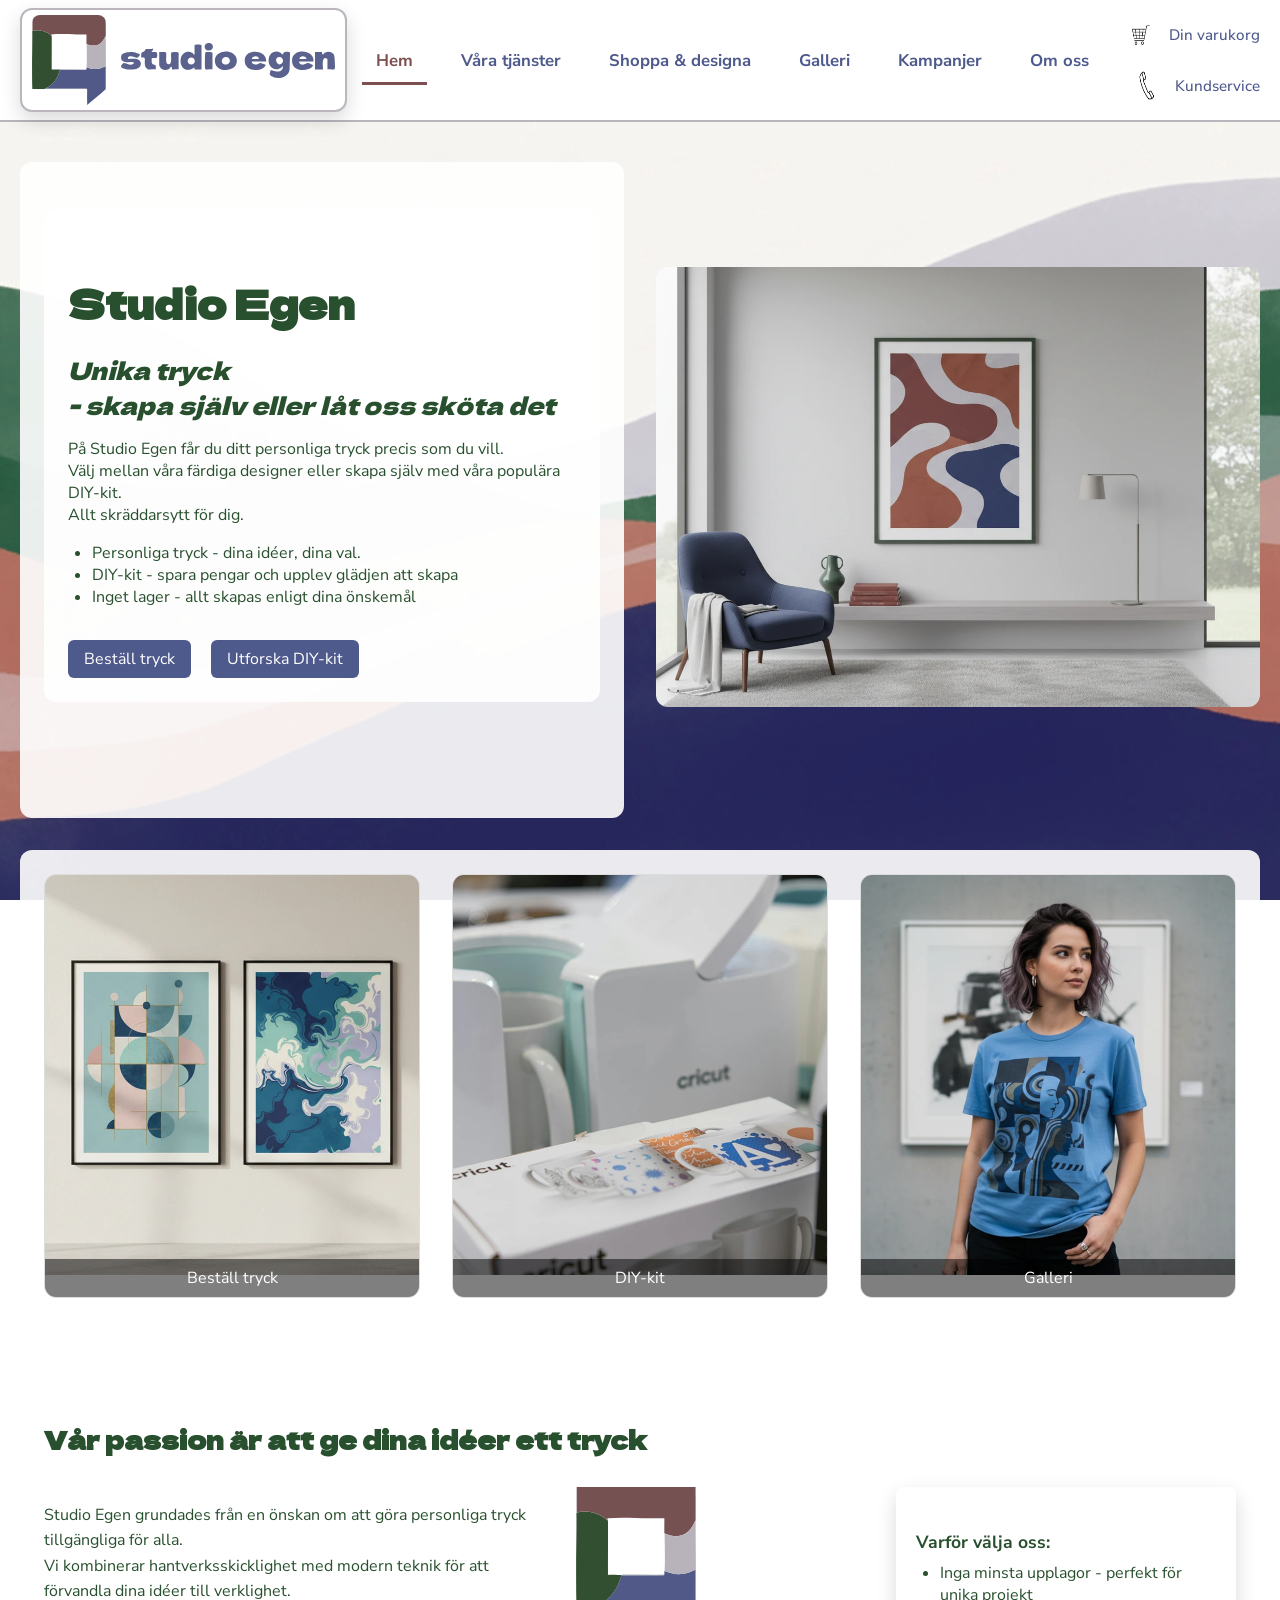
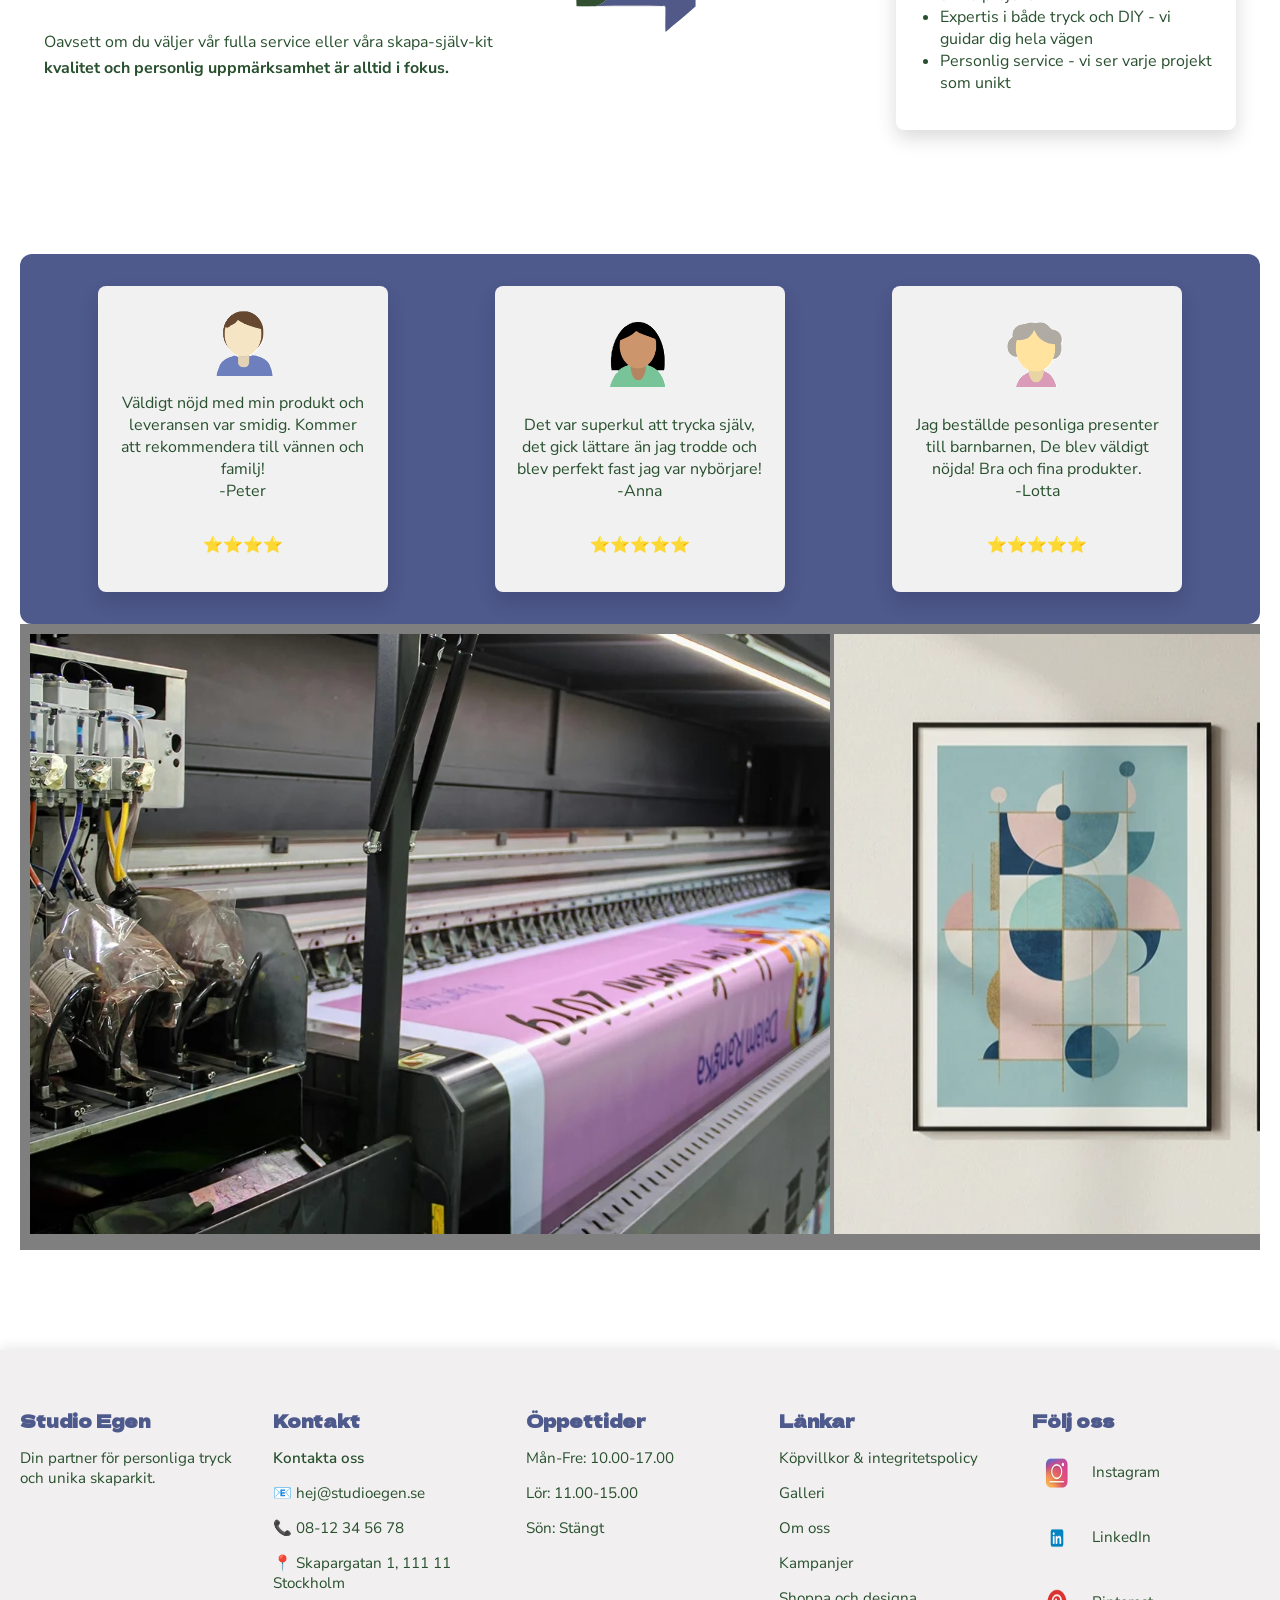
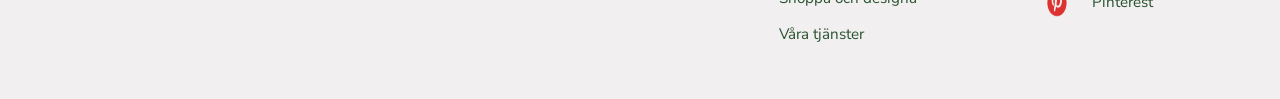
<file: index.html>
<!DOCTYPE html>
<html lang="sv">

<head>
    <meta charset="UTF-8">
    <meta name="viewport" content="width=device-width, initial-scale=1.0">
    <title>Studio-Egen-Galleri</title>

    <!-- Google Fonts -->
    <!-- Används efter önskemål från beställare -->
    <link
        href="https://fonts.googleapis.com/css2?family=Dela+Gothic+One&family=Nunito+Sans:wght@300;400;600&display=swap"
        rel="stylesheet">

    <!-- CSS -->
    <link rel="stylesheet" href="style.css">
</head>

<body class="page-index">

    <!-- HEADER -->
    <header>
        <!-- Vid klick på loggor, hamnar användaren på startisdan -->
        <div class="header-left">
            <a href="index.html"><img src="images/logo-header-icon.svg" alt="Studio Egen logga 1" class="logo-main"></a>
            <a href="index.html"><img src="images/logo-header-text.svg" alt="Studio Egen logga 2"
                    class="logo-secondary"></a>
        </div>

        <!-- Huvudnavigation -->
        <nav class="main-nav">
            <ul>
                <!-- Länkar användare till bestämda sidor -->
                <li><a href="index.html" class="active">Hem</a></li>
                <li><a href="services-and-how-it-works.html">Våra tjänster</a></li>
                <li><a href="products.html">Shoppa & designa</a></li>
                <li><a href="gallery.html">Galleri</a></li>
                <li><a href="campaign.html">Kampanjer</a></li>
                <li><a href="about-us.html">Om oss</a></li>
            </ul>
        </nav>

        <!--- Användarnavigation (kundservice & varukorg) -->
        <nav class="user-nav">
            <ul>
                <!-- Vid klick på respektive länk ska användaren tas till rätt sida -->
                <li>
                    <a href="check-out.html">
                        <img src="images/cart.png" alt="Varukorg" class="nav-icon">
                        Din varukorg
                    </a>
                </li>
                <li>
                    <a href="customerservice.html">
                        <img src="images/phone.png" alt="Kundservice" class="nav-icon">
                        Kundservice
                    </a>
                </li>
            </ul>
        </nav>

    </header>
    <!-- SLUT HEADER -->

    <!-- MAIN -->
    <main>
        <article class="index-page">

            <!-- INTRODUKTION -->
            <div class="container-intro-img">
                <div class="item-intro">
                    <section>
                        <h1>Studio Egen</h1>
                        <h2><em>Unika tryck <br>- skapa själv eller låt oss sköta det</em></h2>
                        <p>På Studio Egen får du ditt personliga tryck precis som du vill. <br>
                            Välj mellan våra färdiga designer eller skapa själv med våra populära DIY-kit.<br>
                            Allt skräddarsytt för dig.</p>

                        <ul class="list-index">
                            <li>Personliga tryck - dina idéer, dina val.</li>
                            <li>DIY-kit - spara pengar och upplev glädjen att skapa</li>
                            <li>Inget lager - allt skapas enligt dina önskemål</li>
                        </ul>

                        <a class="product-link" href="products.html">Beställ tryck</a>
                        <a class="product-link" href="diy-product.html">Utforska DIY-kit</a>
                    </section>
                </div>

                <div class="item-img">
                    <img class="chair-and-poster" src="images/chair-and-poster.webp" alt="Stol och poster med tryck">
                </div>
            </div>

            <!-- NY! TRE KLICKBARA KORT -->
            <section class="cta-cards">
                <a href="products.html" class="cta-card">
                    <img src="images/posters-two.webp" alt="Beställ tryck">
                    <span class="card-text">Beställ tryck</span>
                </a>

                <a href="diy-product.html" class="cta-card">
                    <img src="images/tools.webp" alt="Gör det själv DIY">
                    <span class="card-text">DIY-kit</span>
                </a>

                <a href="gallery.html" class="cta-card">
                    <img src="images/female-blue.webp" alt="Galleri">
                    <span class="card-text">Galleri</span>
                </a>
            </section>

            <!-- ABOUT US -->
            <section class="about-us-index">
                <h3>Vår passion är att ge dina idéer ett tryck</h3>

                <div class="container-bottom-index">
                    <!-- Vänster: Om oss -->
                    <div class="about-index">
                        <p>Studio Egen grundades från en önskan om att göra personliga tryck tillgängliga för alla.<br>
                            Vi kombinerar hantverksskicklighet med modern teknik för att förvandla dina idéer till
                            verklighet.<br><br>
                            Oavsett om du väljer vår fulla service eller våra skapa-själv-kit
                            <strong>kvalitet och personlig uppmärksamhet är alltid i fokus.</strong>
                        </p>
                    </div>

                    <!-- Mitten: Logga -->
                    <div class="why-us-image">
                        <!-- Ändrade strl på logga här (vet att man ska undvika det). Fungerade inte på annat sätt -->
                        <img src="images/logo-header-icon.svg" alt="Studio Egen logga" class="why-us-img" width="120"
                            height="auto">
                    </div>

                    <!-- Höger: Varför välja oss -->
                    <div class="why-us-index">
                        <h4>Varför välja oss:</h4>
                        <ul class="list-aboutus">
                            <li>Inga minsta upplagor - perfekt för unika projekt</li>
                            <li>Expertis i både tryck och DIY - vi guidar dig hela vägen</li>
                            <li>Personlig service - vi ser varje projekt som unikt</li>
                        </ul>
                    </div>
                </div>
            </section>

            <aside class="aside-reviews">
                <div class="review-item">
                    <img class="review-img" src="images/review1-seethrough.png" alt="avatar-användare" width="70"
                        height="70">
                    <p>Väldigt nöjd med min produkt och leveransen var smidig.
                        Kommer att rekommendera till vännen och familj!<br>
                        -Peter </p>
                    <p class="stars">⭐⭐⭐⭐</p>
                </div>

                <div class="review-item">
                    <img class="review-img" src="images/review2-seethrough.png" alt="avatar-användare" widht="70"
                        height="70">
                    <p>Det var superkul att trycka själv,
                        det gick lättare än jag trodde och blev perfekt fast jag var nybörjare!<br>
                        -Anna </p>
                    <p class="stars">⭐⭐⭐⭐⭐</p>
                </div>

                <div class="review-item">
                    <img class="review-img" src="images/review3-seethrough.png" alt="avatar-användare" width="70"
                        height="70">
                    <p> Jag beställde pesonliga presenter till barnbarnen,
                        De blev väldigt nöjda!
                        Bra och fina produkter. <br>
                        -Lotta </p>
                    <p class="stars">⭐⭐⭐⭐⭐</p>
                </div>

            </aside>
            <div class="img-scroll-container">
                <img src="images/home-scroll-printer1.webp" alt="tryckmaskin i fabrik">
                <img src="images/home-scroll-poster.webp" alt="2 grafiska posters">
                <img src="images/home-scroll-family.webp" alt="familj med t-shirts">
                <img src="images/home-scroll-printer2.webp" alt="tryckmaskin">
                <img src="images/home-scroll-mug.webp" alt="mugg med transfertryck">
            </div>

        </article>
    </main>
    <!-- SLUT MAIN -->

    <!-- FOOTER -->
    <footer>
        <div class="footer-grid">
            <div>
                <h3>Studio Egen</h3>
                <p>Din partner för personliga tryck och unika skaparkit.</p>
            </div>

            <div>
                <h3>Kontakt</h3>
                <p class="contact-title">Kontakta oss</p>
                <p>📧 hej@studioegen.se</p>
                <p>📞 08-12 34 56 78</p>
                <p>📍 Skapargatan 1, 111 11 Stockholm</p>
            </div>

            <div>
                <h3>Öppettider</h3>
                <p>Mån-Fre: 10.00-17.00</p>
                <p>Lör: 11.00-15.00</p>
                <p>Sön: Stängt</p>
            </div>

            <div>
                <h3>Länkar</h3>
                <!-- Köpvillkor har ingen faktiskt sida, enbart till för det visuella -->
                <p><a href="#">Köpvillkor & integritetspolicy</a></p>
                <p><a href="gallery.html">Galleri</a></p>
                <p><a href="about-us.html">Om oss</a></p>
                <p><a href="campaign.html">Kampanjer</a></p>
                <p><a href="products.html">Shoppa och designa</a></p>
                <p><a href="services-and-how-it-works.html">Våra tjänster</a></p>
            </div>

            <div class="footer-social">
                <h3>Följ oss</h3>
                <p><img src="images/instagram.png" alt="Instagram" class="social-icon"> Instagram</p>
                <p><img src="images/linkedin.png" alt="LinkedIn" class="social-icon"> LinkedIn</p>
                <p><img src="images/pinterest.png" alt="Pinterest" class="social-icon"> Pinterest</p>
            </div>
        </div>
    </footer>

</body>

</html>
</file>
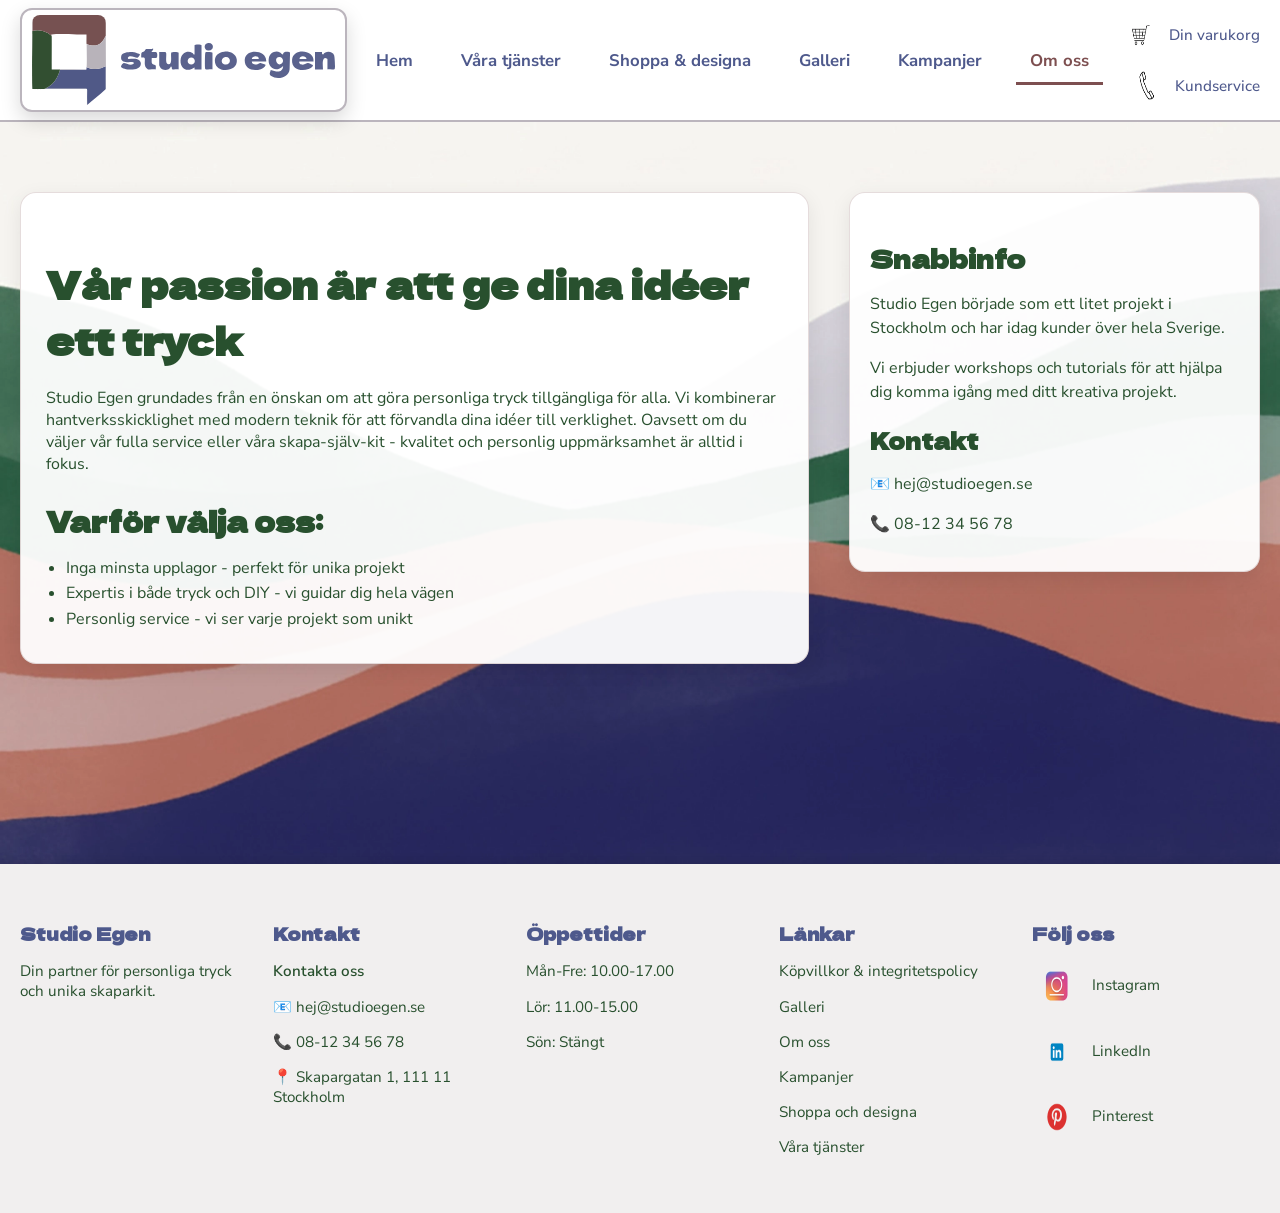
<file: about-us.html>
<!DOCTYPE html>
<html lang="sv">

<head>
    <meta charset="UTF-8">
    <meta name="viewport" content="width=device-width, initial-scale=1.0">
    <title>Studio-Egen-Galleri</title>

    <!-- Google Fonts -->
    <!-- Används efter önskemål från beställare -->
    <link
        href="https://fonts.googleapis.com/css2?family=Dela+Gothic+One&family=Nunito+Sans:wght@300;400;600&display=swap"
        rel="stylesheet">

    <!-- CSS -->
    <link rel="stylesheet" href="style.css">
</head>

<body class="page-index">

    <!-- HEADER -->
    <header>
        <!-- Vid klick på loggor, hamnar användaren på startisdan -->
        <div class="header-left">
            <a href="index.html"><img src="images/logo-header-icon.svg" alt="Studio Egen logga 1" class="logo-main"></a>
            <a href="index.html"><img src="images/logo-header-text.svg" alt="Studio Egen logga 2"
                    class="logo-secondary"></a>
        </div>

        <!-- Huvudnavigation -->
        <nav class="main-nav">
            <ul>
                <!-- Länkar användare till bestämda sidor -->
                <li><a href="index.html">Hem</a></li>
                <li><a href="services-and-how-it-works.html">Våra tjänster</a></li>
                <li><a href="products.html">Shoppa & designa</a></li>
                <li><a href="gallery.html">Galleri</a></li>
                <li><a href="campaign.html">Kampanjer</a></li>
                <li><a href="about-us.html" class="active">Om oss</a></li>
            </ul>
        </nav>

        <!--- Användarnavigation (kundservice & varukorg) -->
        <nav class="user-nav">
            <ul>
                <!-- Vid klick på respektive länk ska användaren tas till rätt sida -->
                <li>
                    <a href="check-out.html">
                        <img src="images/cart.png" alt="Varukorg" class="nav-icon">
                        Din varukorg
                    </a>
                </li>
                <li>
                    <a href="customerservice.html">
                        <img src="images/phone.png" alt="Kundservice" class="nav-icon">
                        Kundservice
                    </a>
                </li>
            </ul>
        </nav>

    </header>
    <!-- SLUT HEADER -->

    <!-- MAIN -->
    <main class="about-page">

        <!-- Container som innehåller både huvudsektion och aside -->
        <div class="about-container">

            <!-- Huvudsektion: Om oss-text -->
            <section class="about-us">
                <h1>Vår passion är att ge dina idéer ett tryck</h1>
                <p>Studio Egen grundades från en önskan om att göra personliga tryck tillgängliga för alla. Vi
                    kombinerar
                    hantverksskicklighet med modern teknik för att förvandla dina idéer till verklighet. Oavsett om du
                    väljer vår fulla service eller våra skapa-själv-kit - kvalitet och personlig uppmärksamhet är alltid
                    i
                    fokus.</p>

                <h2>Varför välja oss:</h2>
                <ul>
                    <li>Inga minsta upplagor - perfekt för unika projekt</li>
                    <li>Expertis i både tryck och DIY - vi guidar dig hela vägen</li>
                    <li>Personlig service - vi ser varje projekt som unikt</li>
                </ul>
            </section>

            <!-- Aside: Kompletterande info / snabbinfo -->
            <aside class="about-aside">
                <h2>Snabbinfo</h2>
                <p>Studio Egen började som ett litet projekt i Stockholm och har idag kunder över hela Sverige.</p>
                <p>Vi erbjuder workshops och tutorials för att hjälpa dig komma igång med ditt kreativa projekt.</p>

                <h3>Kontakt</h3>
                <p>📧 hej@studioegen.se</p>
                <p>📞 08-12 34 56 78</p>
            </aside>

        </div>

    </main>
    <!-- SLUT MAIN-->

    <!-- FOOTER -->
    <footer>
        <div class="footer-grid">
            <div>
                <h3>Studio Egen</h3>
                <p>Din partner för personliga tryck och unika skaparkit.</p>
            </div>

            <div>
                <h3>Kontakt</h3>
                <p class="contact-title">Kontakta oss</p>
                <p>📧 hej@studioegen.se</p>
                <p>📞 08-12 34 56 78</p>
                <p>📍 Skapargatan 1, 111 11 Stockholm</p>
            </div>

            <div>
                <h3>Öppettider</h3>
                <p>Mån-Fre: 10.00-17.00</p>
                <p>Lör: 11.00-15.00</p>
                <p>Sön: Stängt</p>
            </div>

            <div>
                <h3>Länkar</h3>
                <p><a href="#">Köpvillkor & integritetspolicy</a></p>
                <p><a href="gallery.html">Galleri</a></p>
                <p><a href="about-us.html">Om oss</a></p>
                <p><a href="campaign.html">Kampanjer</a></p>
                <p><a href="products.html">Shoppa och designa</a></p>
                <p><a href="services-and-how-it-works.html">Våra tjänster</a></p>
            </div>

            <div class="footer-social">
                <h3>Följ oss</h3>
                <p><img src="images/instagram.png" alt="Instagram" class="social-icon"> Instagram</p>
                <p><img src="images/linkedin.png" alt="LinkedIn" class="social-icon"> LinkedIn</p>
                <p><img src="images/pinterest.png" alt="Pinterest" class="social-icon"> Pinterest</p>
            </div>
        </div>
    </footer>

</body>

</html>
</file>
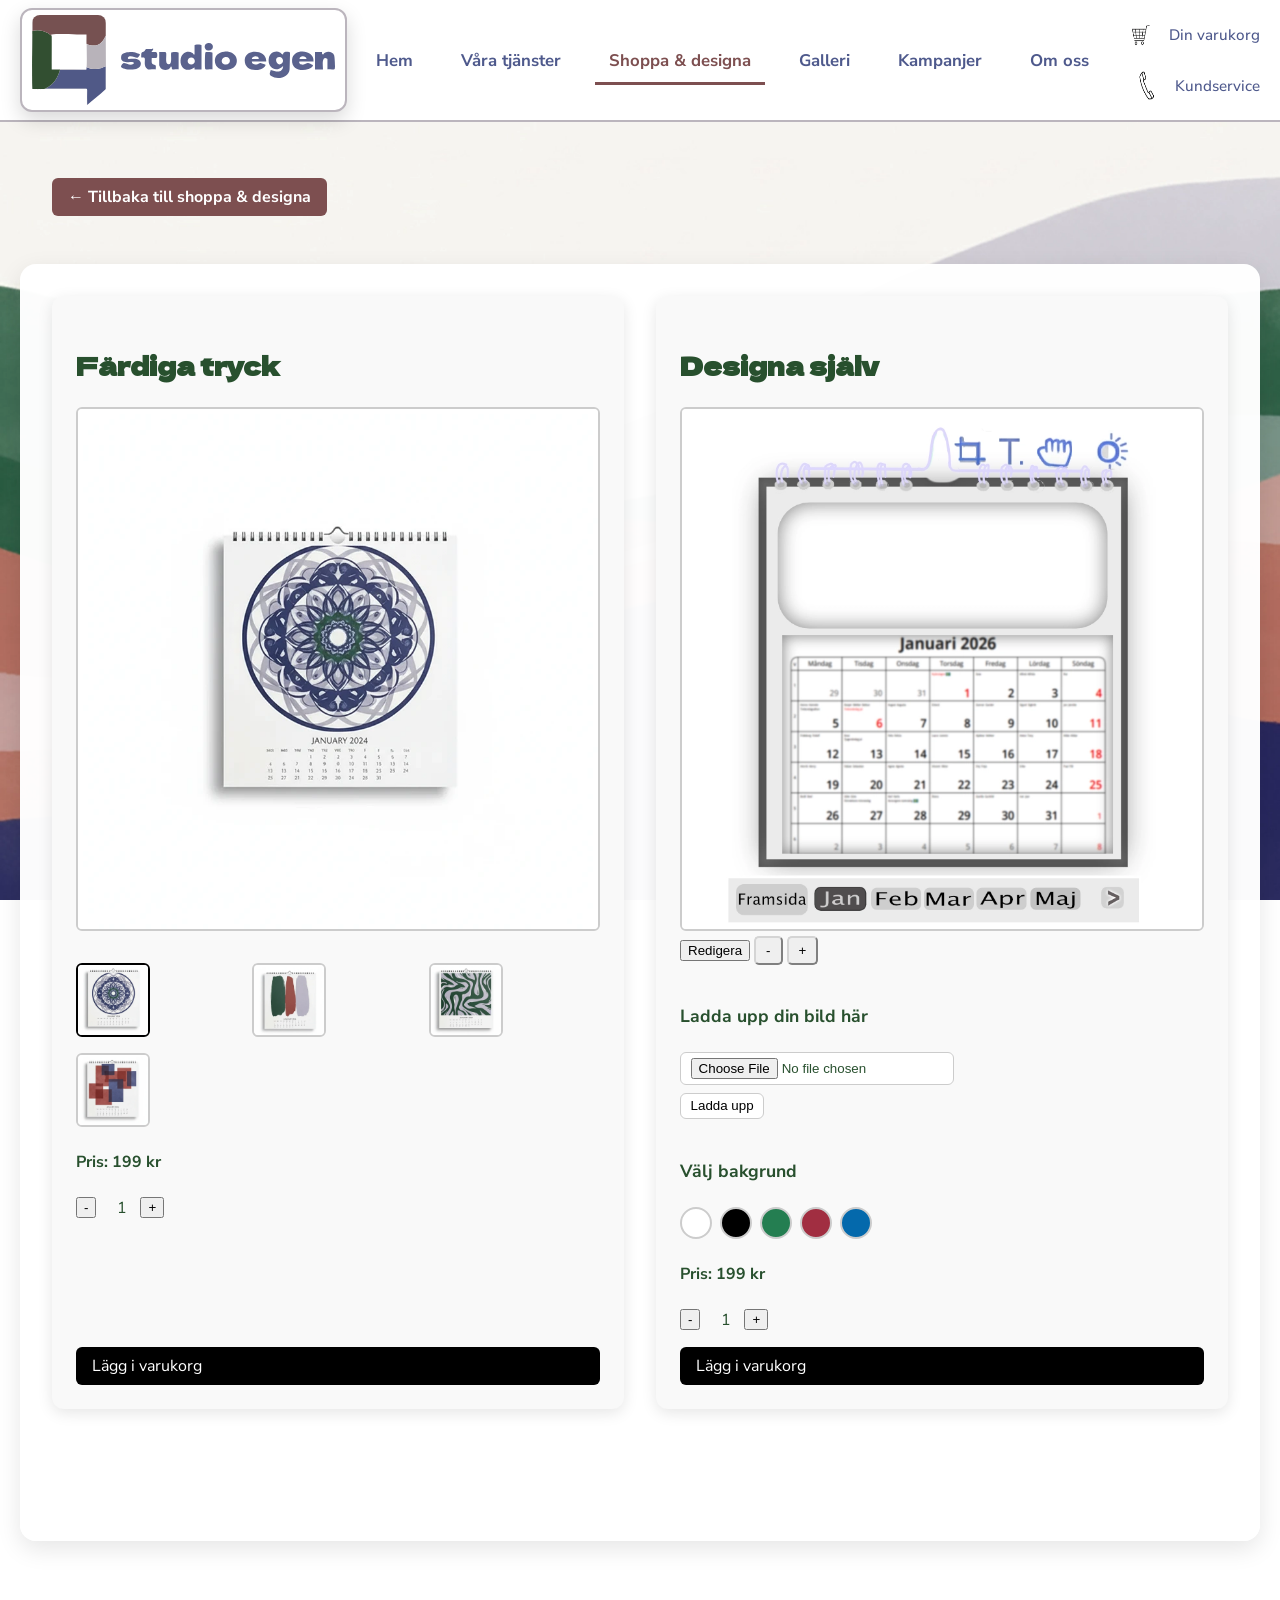
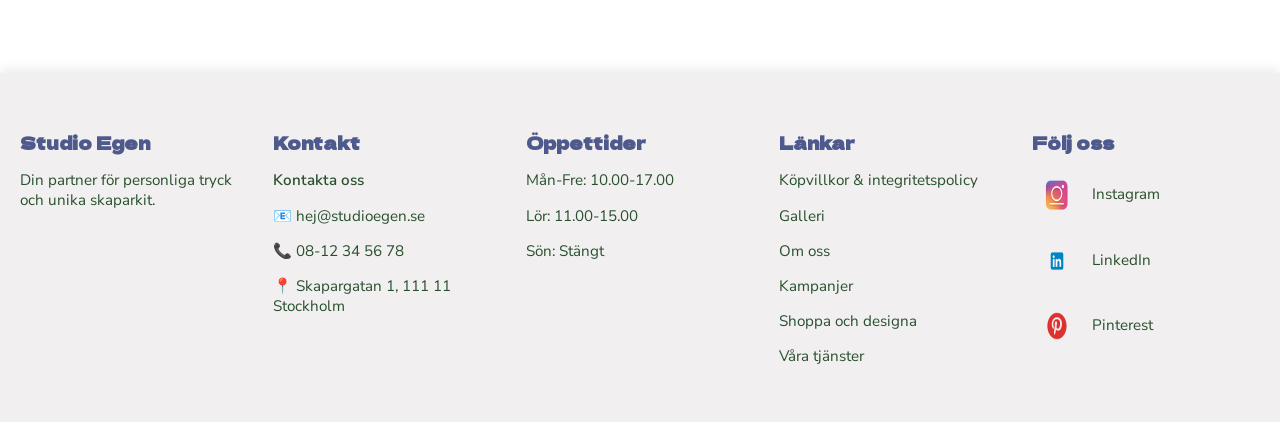
<file: calendar-product.html>
<!DOCTYPE html>
<html lang="sv">

<head>
    <meta charset="UTF-8">
    <meta name="viewport" content="width=device-width, initial-scale=1.0">
    <title>Studio-Egen-Galleri</title>

    <!-- Google Fonts -->
    <!-- Används efter önskemål från beställare -->
    <link
        href="https://fonts.googleapis.com/css2?family=Dela+Gothic+One&family=Nunito+Sans:wght@300;400;600&display=swap"
        rel="stylesheet">

    <!-- CSS -->
    <link rel="stylesheet" href="style.css">
</head>

<body class="page-index">

    <!-- HEADER -->
    <header>
        <!-- Vid klick på loggor, hamnar användaren på startisdan -->
        <div class="header-left">
            <a href="index.html"><img src="images/logo-header-icon.svg" alt="Studio Egen logga 1" class="logo-main"></a>
            <a href="index.html"><img src="images/logo-header-text.svg" alt="Studio Egen logga 2"
                    class="logo-secondary"></a>
        </div>

        <!-- Huvudnavigation -->
        <nav class="main-nav">
            <ul>
                <!-- Länkar användare till bestämda sidor -->
                <li><a href="index.html">Hem</a></li>
                <li><a href="services-and-how-it-works.html">Våra tjänster</a></li>
                <li><a href="products.html" class="active">Shoppa & designa</a></li>
                <li><a href="gallery.html">Galleri</a></li>
                <li><a href="campaign.html">Kampanjer</a></li>
                <li><a href="about-us.html">Om oss</a></li>
            </ul>
        </nav>

        <!--- Användarnavigation (kundservice & varukorg) -->
        <nav class="user-nav">
            <ul>
                <!-- Vid klick på respektive länk ska användaren tas till rätt sida -->
                <li>
                    <a href="check-out.html">
                        <img src="images/cart.png" alt="Varukorg" class="nav-icon">
                        Din varukorg
                    </a>
                </li>
                <li>
                    <a href="customerservice.html">
                        <img src="images/phone.png" alt="Kundservice" class="nav-icon">
                        Kundservice
                    </a>
                </li>
            </ul>
        </nav>

    </header>
    <!-- SLUT HEADER -->

    <!-- MAIN -->
    <main>
        <!-- Tillbaka till shop & designa knapp -->
        <a href="products.html" class="btn-back-to-shop">← Tillbaka till shoppa & designa</a>
        <div class="content-wrapper">

            <!-- Container för vänster och höger block -->
            <div class="product-container">

                <!-- VÄNSTER BLOCK (förtryckt design) -->
                <section class="product-predefined">

                    <h3>Färdiga tryck</h3>

                    <!-- Radio inputs för thumbnails (upp till 10). Gör så att endast en preview i taget visas,
                     beroende på thumbnail klick. Se mer i CSS. -->
                    <input type="radio" name="product-thumb" id="prod1" checked hidden>
                    <input type="radio" name="product-thumb" id="prod2" hidden>
                    <input type="radio" name="product-thumb" id="prod3" hidden>
                    <input type="radio" name="product-thumb" id="prod4" hidden>

                    <!-- Previewbilderna -->
                    <div class="product-previews">
                        <img src="images-shop/shop-calendar-circle.webp" alt="Produkt 1" class="preview preview1">
                        <img src="images-shop/shop-calendar-color.webp" alt="Produkt 2" class="preview preview2">
                        <img src="images-shop/shop-calendar-green.webp" alt="Produkt 3" class="preview preview3">
                        <img src="images-shop/shop-calendar-purple.webp" alt="Produkt 4" class="preview preview4">
                    </div>

                    <!-- Thumbnails -->
                    <div class="product-thumbnails">
                        <label for="prod1"><img src="images-shop/shop-calendar-circle-th.webp" alt="Produkt 1"></label>
                        <label for="prod2"><img src="images-shop/shop-calendar-color-th.webp" alt="Produkt 2"></label>
                        <label for="prod3"><img src="images-shop/shop-calendar-green-th.webp" alt="Produkt 3"></label>
                        <label for="prod4"><img src="images-shop/shop-calendar-purple-th.webp" alt="Produkt 4"></label>
                    </div>

                    <!-- Pris -->
                    <p class="product-price">Pris: 199 kr</p>

                    <!-- Antal -->
                    <div class="product-quantity">
                        <button class="btn-size minus">-</button>
                        <span class="qty-number">1</span>
                        <button class="btn-size plus">+</button>
                    </div>

                    <a href="check-out.html" class="btn-add-to-cart">Lägg i varukorg</a>
                </section>

                <!-- HÖGER BLOCK (designa själv) -->
                <section class="product-custom">

                    <h3>Designa själv</h3>

                    <!-- Previewbild (fast) -->
                    <div class="customize-container">
                        <img src="images-shop/shop-diy-calendar.webp" alt="almanacka för egen design"
                            class="product-preview-img">
                        <button class="btn-edit">Redigera</button>
                        <button class="btn-view-size">-</button> <button class="btn-view-size">+</button>
                    </div>
                    <!-- Ladda upp bild -->
                    <h4>Ladda upp din bild här</h4>
                    <form class="upload-form">
                        <input type="file" accept="image/*">
                        <button type="button" class="cta upload-btn">Ladda upp</button>
                    </form>

                    <!-- Färgväljare -->
                    <h4>Välj bakgrund</h4>
                    <div class="color-picker">
                        <input type="radio" name="color" id="color-white" hidden>
                        <label for="color-white" class="color-white"></label>

                        <input type="radio" name="color" id="color-black" hidden>
                        <label for="color-black" class="color-black"></label>

                        <input type="radio" name="color" id="color-green" hidden>
                        <label for="color-green" class="color-green"></label>

                        <input type="radio" name="color" id="color-burgundy" hidden>
                        <label for="color-burgundy" class="color-burgundy"></label>

                        <input type="radio" name="color" id="color-blue" hidden>
                        <label for="color-blue" class="color-blue"></label>
                    </div>

                    <!-- Pris -->
                    <p class="product-price">Pris: 199 kr</p>

                    <!-- Antal -->
                    <div class="product-quantity">
                        <button class="btn-size minus">-</button>
                        <span class="qty-number">1</span>
                        <button class="btn-size plus">+</button>
                    </div>

                    <a href="check-out.html" class="btn-add-to-cart">Lägg i varukorg</a>
                </section>

            </div> <!-- .product-container -->

        </div> <!-- .content-wrapper -->
    </main>
    <!-- SLUT MAIN-->

    <!--FOOTER-->
    <footer>
        <div class="footer-grid">
            <div>
                <h3>Studio Egen</h3>
                <p>Din partner för personliga tryck och unika skaparkit.</p>
            </div>

            <div>
                <h3>Kontakt</h3>
                <p class="contact-title">Kontakta oss</p>
                <p>📧 hej@studioegen.se</p>
                <p>📞 08-12 34 56 78</p>
                <p>📍 Skapargatan 1, 111 11 Stockholm</p>
            </div>

            <div>
                <h3>Öppettider</h3>
                <p>Mån-Fre: 10.00-17.00</p>
                <p>Lör: 11.00-15.00</p>
                <p>Sön: Stängt</p>
            </div>

            <div>
                <h3>Länkar</h3>
                <p><a href="#">Köpvillkor & integritetspolicy</a></p>
                <p><a href="gallery.html">Galleri</a></p>
                <p><a href="about-us.html">Om oss</a></p>
                <p><a href="campaign.html">Kampanjer</a></p>
                <p><a href="products.html">Shoppa och designa</a></p>
                <p><a href="services-and-how-it-works.html">Våra tjänster</a></p>
            </div>

            <div class="footer-social">
                <h3>Följ oss</h3>
                <p><img src="images/instagram.png" alt="Instagram" class="social-icon"> Instagram</p>
                <p><img src="images/linkedin.png" alt="LinkedIn" class="social-icon"> LinkedIn</p>
                <p><img src="images/pinterest.png" alt="Pinterest" class="social-icon"> Pinterest</p>
            </div>
        </div>
    </footer>

</body>

</html>
</file>
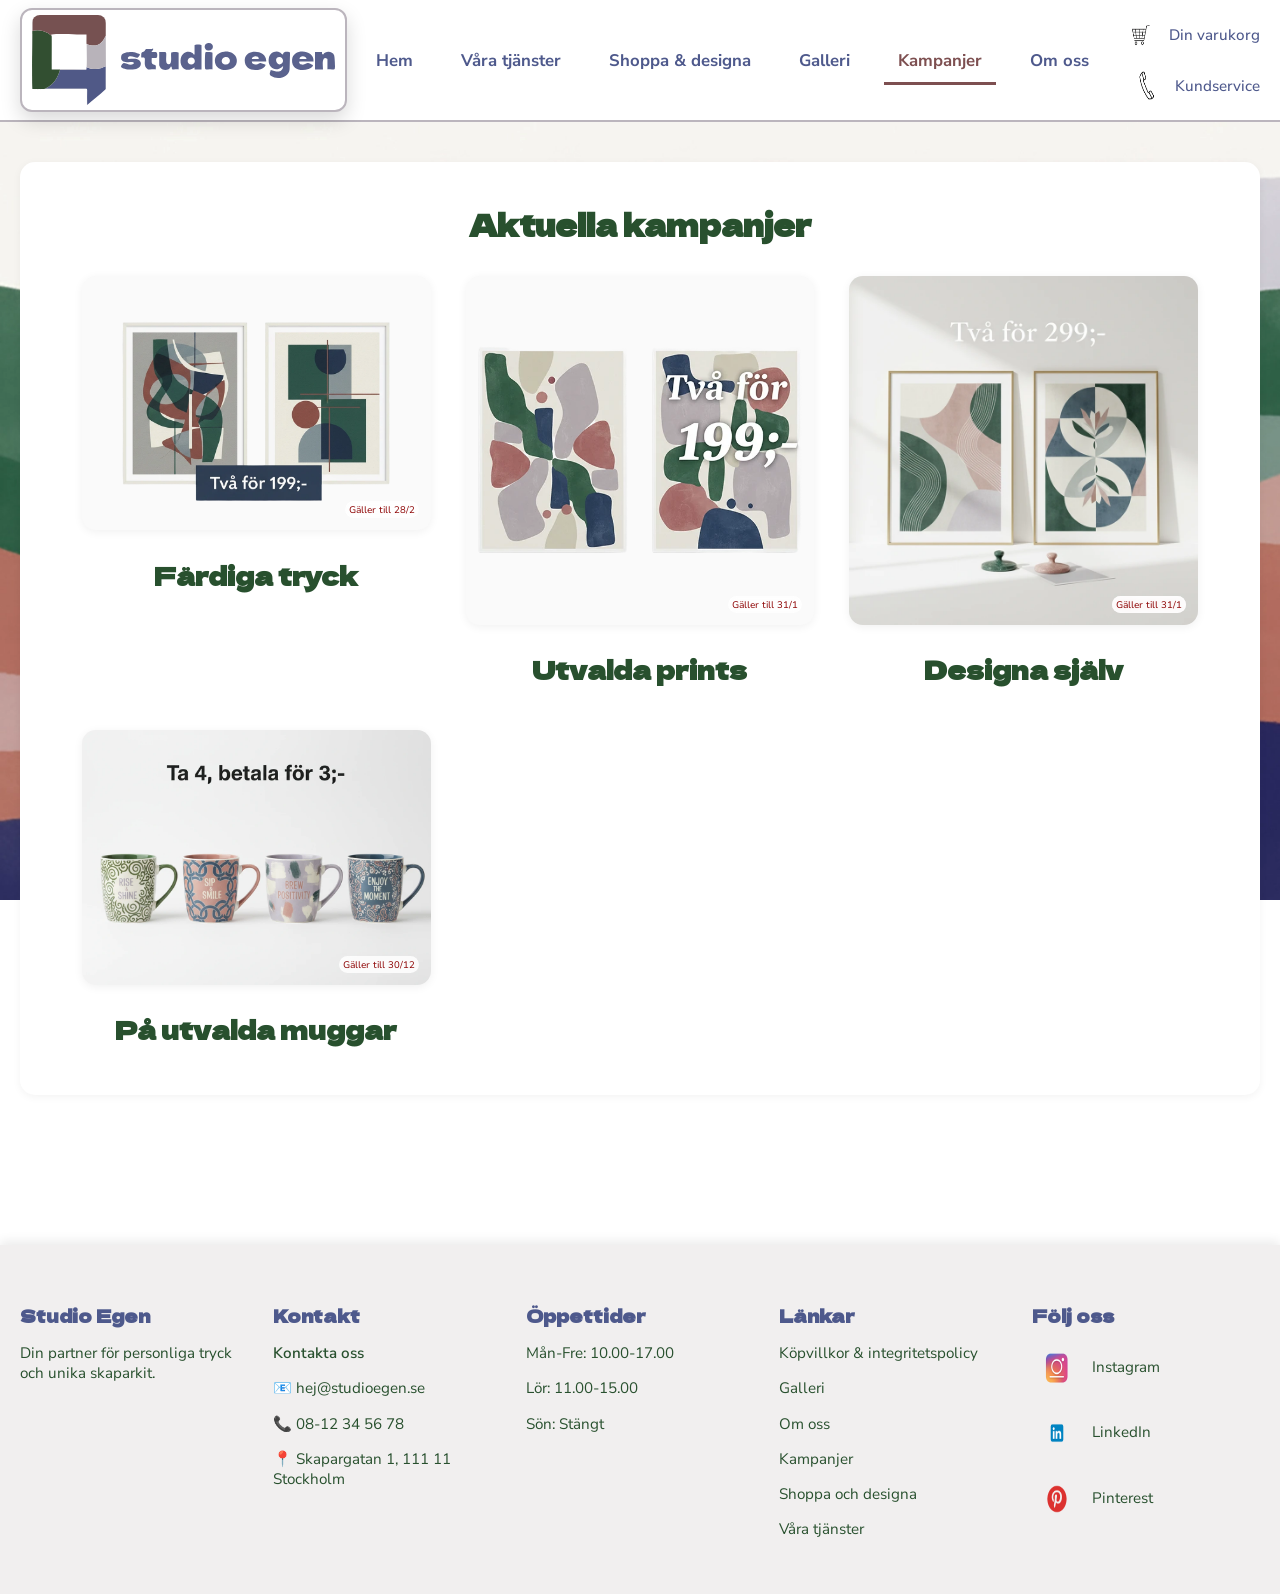
<file: campaign.html>
<!DOCTYPE html>
<html lang="sv">

<head>
    <meta charset="UTF-8">
    <meta name="viewport" content="width=device-width, initial-scale=1.0">
    <title>Studio-Egen-Galleri</title>

    <!-- Google Fonts -->
    <!-- Används efter önskemål från beställare -->
    <link
        href="https://fonts.googleapis.com/css2?family=Dela+Gothic+One&family=Nunito+Sans:wght@300;400;600&display=swap"
        rel="stylesheet">

    <!-- CSS -->
    <link rel="stylesheet" href="style.css">
</head>

<body class="page-index">

    <!-- HEADER -->
    <header>
        <!-- Vid klick på loggor, hamnar användaren på startisdan -->
        <div class="header-left">
            <a href="index.html"><img src="images/logo-header-icon.svg" alt="Studio Egen logga 1" class="logo-main"></a>
            <a href="index.html"><img src="images/logo-header-text.svg" alt="Studio Egen logga 2"
                    class="logo-secondary"></a>
        </div>

        <!-- Huvudnavigation -->
        <nav class="main-nav">
            <ul>
                <!-- Länkar användare till bestämda sidor -->
                <li><a href="index.html">Hem</a></li>
                <li><a href="services-and-how-it-works.html">Våra tjänster</a></li>
                <li><a href="products.html">Shoppa & designa</a></li>
                <li><a href="gallery.html">Galleri</a></li>
                <li><a href="campaign.html" class="active">Kampanjer</a></li>
                <li><a href="about-us.html">Om oss</a></li>
            </ul>
        </nav>

        <!--- Användarnavigation (kundservice & varukorg) -->
        <nav class="user-nav">
            <ul>
                <!-- Vid klick på respektive länk ska användaren tas till rätt sida -->
                <li>
                    <a href="check-out.html">
                        <img src="images/cart.png" alt="Varukorg" class="nav-icon">
                        Din varukorg
                    </a>
                </li>
                <li>
                    <a href="customerservice.html">
                        <img src="images/phone.png" alt="Kundservice" class="nav-icon">
                        Kundservice
                    </a>
                </li>
            </ul>
        </nav>

    </header>
    <!-- SLUT HEADER -->

    <!-- MAIN -->
    <main class="campaign-page">
        <!-- KAMPANJSEKTION -->
        <section class="campaign-section">
            <h2>Aktuella kampanjer</h2>
            <div class="campaign-grid">

                <div class="campaign-card">
                    <div class="image-wrapper">
                        <img src="images/two-for-199.webp" alt="Kampanjbild 1">
                        <span class="soft-tag">Gäller till 28/2</span>
                    </div>
                    <h3>Färdiga tryck</h3>
                </div>

                <div class="campaign-card">
                    <div class="image-wrapper">
                        <img src="images/posters-sale.webp" alt="Kampanjbild 2">
                        <span class="soft-tag">Gäller till 31/1</span>
                    </div>
                    <h3>Utvalda prints</h3>
                </div>

                <div class="campaign-card">
                    <div class="image-wrapper">
                        <span class="soft-tag">Gäller till 31/1</span>
                        <img src="images/posters-sale-two.webp" alt="Kampanjbild 3">
                        <span class="soft-tag">Gäller till 31/1</span>
                    </div>
                    <h3>Designa själv</h3>
                </div>

                <div class="campaign-card">
                    <div class="image-wrapper">
                        <img src="images/cups-sale.webp" alt="Kampanjbild 4">
                        <span class="soft-tag">Gäller till 30/12</span>
                    </div>
                    <h3>På utvalda muggar</h3>
                </div>

            </div>
        </section>

    </main>
    <!-- SLUT MAIN-->

    <!-- FOOTER -->
    <footer>
        <div class="footer-grid">
            <div>
                <h3>Studio Egen</h3>
                <p>Din partner för personliga tryck och unika skaparkit.</p>
            </div>

            <div>
                <h3>Kontakt</h3>
                <p class="contact-title">Kontakta oss</p>
                <p>📧 hej@studioegen.se</p>
                <p>📞 08-12 34 56 78</p>
                <p>📍 Skapargatan 1, 111 11 Stockholm</p>
            </div>

            <div>
                <h3>Öppettider</h3>
                <p>Mån-Fre: 10.00-17.00</p>
                <p>Lör: 11.00-15.00</p>
                <p>Sön: Stängt</p>
            </div>

            <div>
                <h3>Länkar</h3>
                <!-- Köpvillkor har ingen faktiskt sida, enbart till för det visuella -->
                <p><a href="#">Köpvillkor & integritetspolicy</a></p>
                <p><a href="gallery.html">Galleri</a></p>
                <p><a href="about-us.html">Om oss</a></p>
                <p><a href="campaign.html">Kampanjer</a></p>
                <p><a href="products.html">Shoppa och designa</a></p>
                <p><a href="services-and-how-it-works.html">Våra tjänster</a></p>
            </div>

            <div class="footer-social">
                <h3>Följ oss</h3>
                <p><img src="images/instagram.png" alt="Instagram" class="social-icon"> Instagram</p>
                <p><img src="images/linkedin.png" alt="LinkedIn" class="social-icon"> LinkedIn</p>
                <p><img src="images/pinterest.png" alt="Pinterest" class="social-icon"> Pinterest</p>
            </div>
        </div>
    </footer>

</body>

</html>
</file>
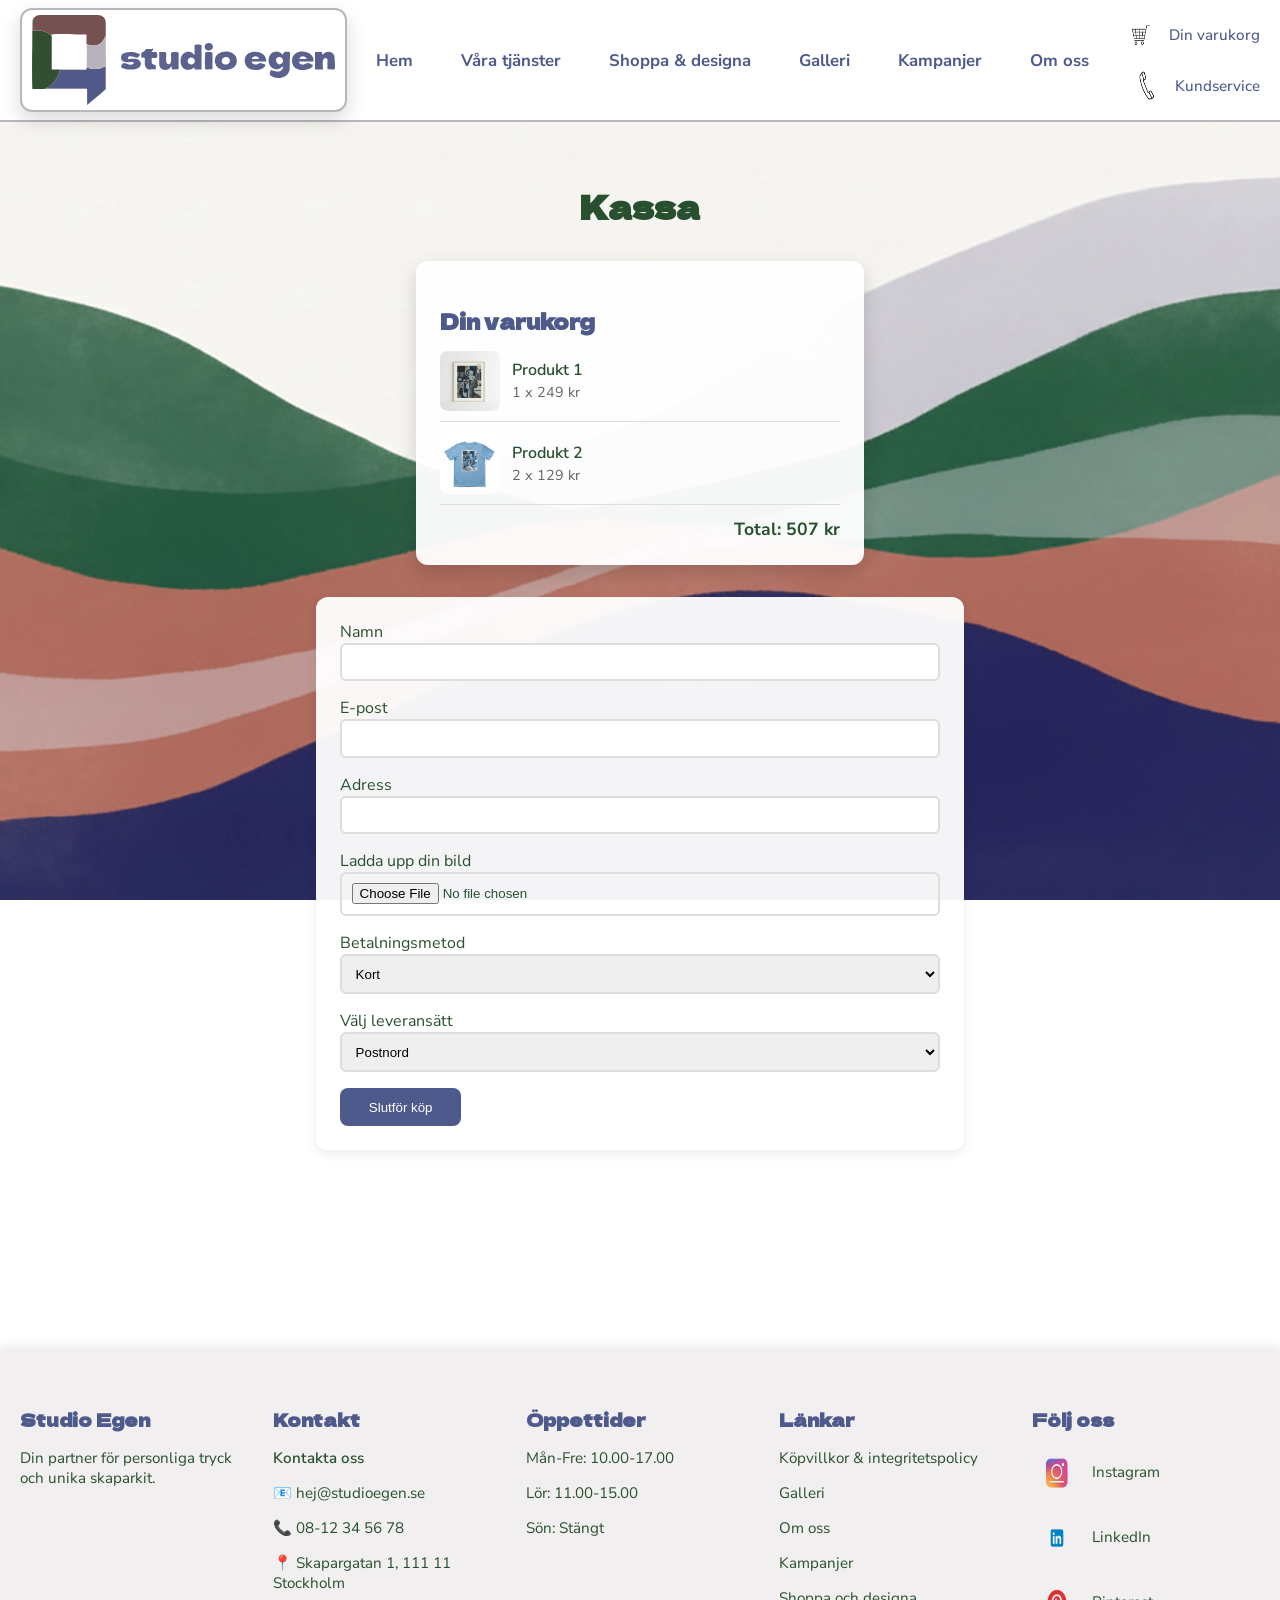
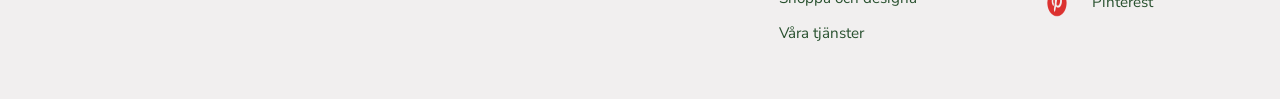
<file: check-out.html>
<!DOCTYPE html>
<html lang="sv">

<head>
    <meta charset="UTF-8">
    <meta name="viewport" content="width=device-width, initial-scale=1.0">
    <title>Studio-Egen-Galleri</title>

    <!-- Google Fonts -->
    <!-- Används efter önskemål från beställare -->
    <link
        href="https://fonts.googleapis.com/css2?family=Dela+Gothic+One&family=Nunito+Sans:wght@300;400;600&display=swap"
        rel="stylesheet">

    <!-- CSS -->
    <link rel="stylesheet" href="style.css">
</head>

<body class="page-index">

    <!-- HEADER -->
    <header>
        <!-- Vid klick på loggor, hamnar användaren på startisdan -->
        <div class="header-left">
            <a href="index.html"><img src="images/logo-header-icon.svg" alt="Studio Egen logga 1" class="logo-main"></a>
            <a href="index.html"><img src="images/logo-header-text.svg" alt="Studio Egen logga 2"
                    class="logo-secondary"></a>
        </div>

        <!-- Huvudnavigation -->
        <nav class="main-nav">
            <ul>
                <!-- Länkar användare till bestämda sidor -->
                <li><a href="index.html">Hem</a></li>
                <li><a href="services-and-how-it-works.html">Våra tjänster</a></li>
                <li><a href="products.html">Shoppa & designa</a></li>
                <li><a href="gallery.html">Galleri</a></li>
                <li><a href="campaign.html">Kampanjer</a></li>
                <li><a href="about-us.html">Om oss</a></li>
            </ul>
        </nav>

        <!--- Användarnavigation (kundservice & varukorg) -->
        <nav class="user-nav">
            <ul>
                <!-- Vid klick på respektive länk ska användaren tas till rätt sida -->
                <li>
                    <a href="check-out.html">
                        <img src="images/cart.png" alt="Varukorg" class="nav-icon">
                        Din varukorg
                    </a>
                </li>
                <li>
                    <a href="customerservice.html">
                        <img src="images/phone.png" alt="Kundservice" class="nav-icon">
                        Kundservice
                    </a>
                </li>
            </ul>
        </nav>

    </header>
    <!-- SLUT HEADER -->

    <!-- MAIN -->
    <main>

        <h1>Kassa</h1>

        <!-- MOCKUP VARUKORG -->
        <!-- Här visas det användaren har i sin varukorg efter att ha besökt produktsidorna -->
        <section class="cart-mockup">
            <h3>Din varukorg</h3>
            <div class="cart-item-mockup">
                <img src="images/blue-poster.webp" alt="Produkt 1">
                <div class="item-info-mockup">
                    <p>Produkt 1</p>
                    <span>1 x 249 kr</span>
                </div>
                <span class="remove-mockup"></span>
            </div>

            <div class="cart-item-mockup">
                <img src="images/tshirt-check-out.webp" alt="Produkt 2">
                <div class="item-info-mockup">
                    <p>Produkt 2</p>
                    <span>2 x 129 kr</span>
                </div>
                <span class="remove-mockup"></span>
            </div>

            <div class="cart-total-mockup">
                <strong>Total: 507 kr</strong>
            </div>
        </section>

        <!-- CHECKOUT FORM -->
        <!--- Här fyller användaren i sina uppgifter för att slutföra sitt köp -->
        <section>
            <form class="checkout-form">
                <label for="name">Namn</label>
                <input type="text" id="name" name="name" required>

                <label for="email">E-post</label>
                <input type="email" id="email" name="email" required>

                <label for="address">Adress</label>
                <input type="text" id="address" name="address" required>

                <label for="customer-image">Ladda upp din bild</label>
                <input type="file" id="customer-image" name="customer-image" accept="image/*">

                <label for="payment">Betalningsmetod</label>
                <select id="payment" name="payment" required>
                    <option value="kort">Kort</option>
                    <option value="swish">Swish</option>
                    <option value="paypal">Kortbetalning</option>
                    <option value="paypal">Faktura</option>
                </select>

                <label for="delivery">Välj leveransätt</label>
                <select id="delivery" name="delivery" required>
                    <option value="postnord">Postnord</option>
                    <option value="bring">Bring</option>
                    <option value="dhl">DHL</option>
                    <option value="schenker">Schenker</option>
                </select>

                <button type="submit">Slutför köp</button>
            </form>
        </section>

    </main>
    <!-- SLUT MAIN-->

    <!-- FOOTER -->
    <footer>
        <div class="footer-grid">
            <div>
                <h3>Studio Egen</h3>
                <p>Din partner för personliga tryck och unika skaparkit.</p>
            </div>

            <div>
                <h3>Kontakt</h3>
                <p class="contact-title">Kontakta oss</p>
                <p>📧 hej@studioegen.se</p>
                <p>📞 08-12 34 56 78</p>
                <p>📍 Skapargatan 1, 111 11 Stockholm</p>
            </div>

            <div>
                <h3>Öppettider</h3>
                <p>Mån-Fre: 10.00-17.00</p>
                <p>Lör: 11.00-15.00</p>
                <p>Sön: Stängt</p>
            </div>

            <div>
                <h3>Länkar</h3>
                <!-- Köpvillkor har ingen faktiskt sida, enbart till för det visuella -->
                <p><a href="#">Köpvillkor & integritetspolicy</a></p>
                <p><a href="gallery.html">Galleri</a></p>
                <p><a href="about-us.html">Om oss</a></p>
                <p><a href="campaign.html">Kampanjer</a></p>
                <p><a href="products.html">Shoppa och designa</a></p>
                <p><a href="services-and-how-it-works.html">Våra tjänster</a></p>
            </div>

            <div class="footer-social">
                <h3>Följ oss</h3>
                <p><img src="images/instagram.png" alt="Instagram" class="social-icon"> Instagram</p>
                <p><img src="images/linkedin.png" alt="LinkedIn" class="social-icon"> LinkedIn</p>
                <p><img src="images/pinterest.png" alt="Pinterest" class="social-icon"> Pinterest</p>
            </div>
        </div>
    </footer>

</body>

</html>
</file>
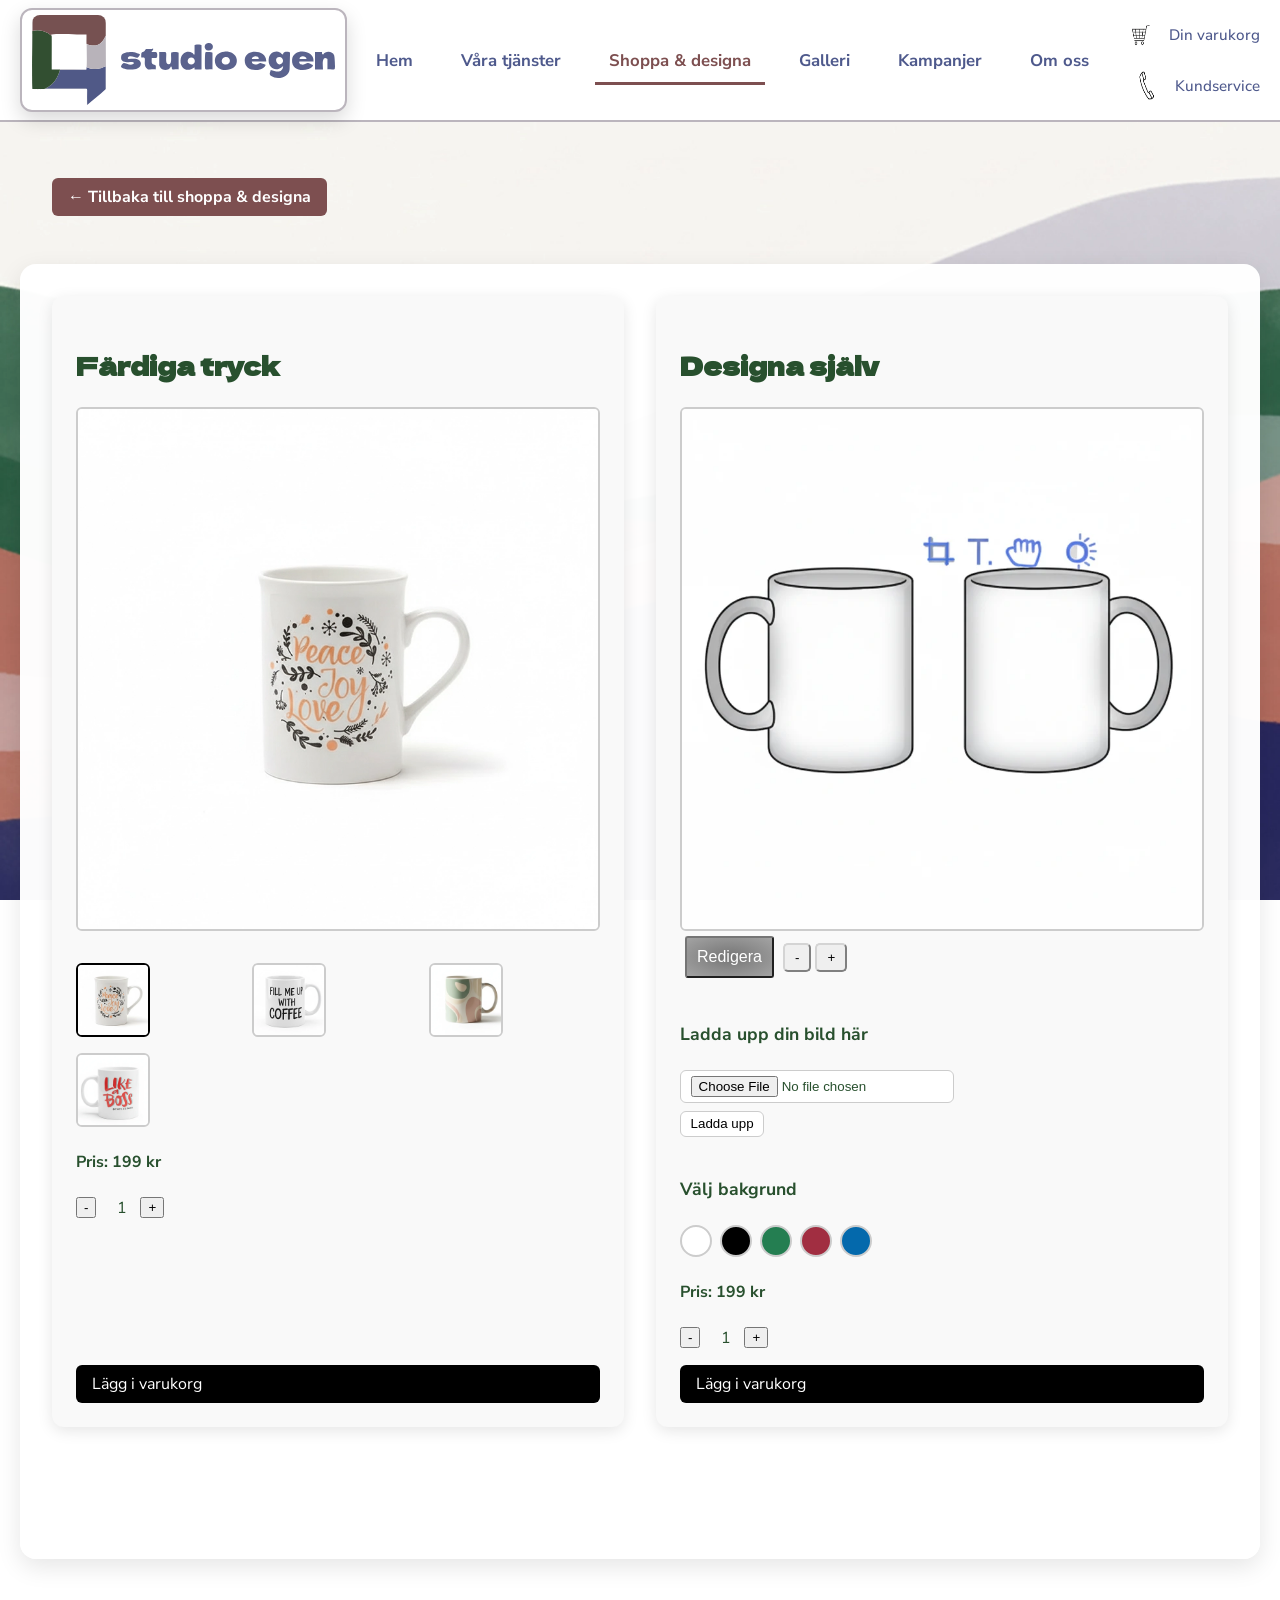
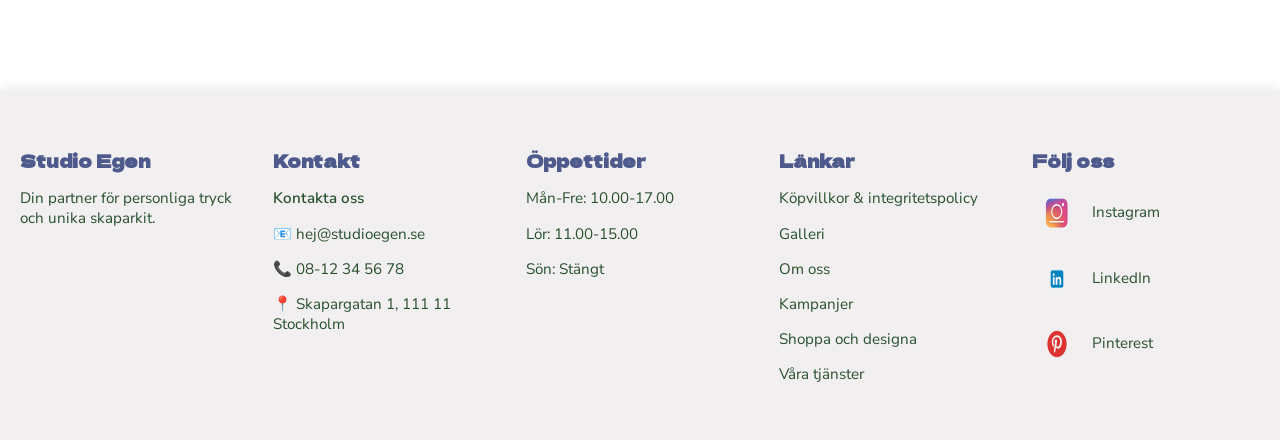
<file: cup-product.html>
<!DOCTYPE html>
<html lang="sv">

<head>
    <meta charset="UTF-8">
    <meta name="viewport" content="width=device-width, initial-scale=1.0">
    <title>Studio-Egen-Galleri</title>

    <!-- Google Fonts -->
    <!-- Används efter önskemål från beställare -->
    <link
        href="https://fonts.googleapis.com/css2?family=Dela+Gothic+One&family=Nunito+Sans:wght@300;400;600&display=swap"
        rel="stylesheet">

    <!-- CSS -->
    <link rel="stylesheet" href="style.css">
</head>

<body class="page-index">

    <!-- HEADER -->
    <header>
        <!-- Vid klick på loggor, hamnar användaren på startisdan -->
        <div class="header-left">
            <a href="index.html"><img src="images/logo-header-icon.svg" alt="Studio Egen logga 1" class="logo-main"></a>
            <a href="index.html"><img src="images/logo-header-text.svg" alt="Studio Egen logga 2"
                    class="logo-secondary"></a>
        </div>

        <!-- Huvudnavigation -->
        <nav class="main-nav">
            <ul>
                <!-- Länkar användare till bestämda sidor -->
                <li><a href="index.html">Hem</a></li>
                <li><a href="services-and-how-it-works.html">Våra tjänster</a></li>
                <li><a href="products.html" class="active">Shoppa & designa</a></li>
                <li><a href="gallery.html">Galleri</a></li>
                <li><a href="campaign.html">Kampanjer</a></li>
                <li><a href="about-us.html">Om oss</a></li>
            </ul>
        </nav>

        <!--- Användarnavigation (kundservice & varukorg) -->
        <nav class="user-nav">
            <ul>
                <!-- Vid klick på respektive länk ska användaren tas till rätt sida -->
                <li>
                    <a href="check-out.html">
                        <img src="images/cart.png" alt="Varukorg" class="nav-icon">
                        Din varukorg
                    </a>
                </li>
                <li>
                    <a href="customerservice.html">
                        <img src="images/phone.png" alt="Kundservice" class="nav-icon">
                        Kundservice
                    </a>
                </li>
            </ul>
        </nav>

    </header>
    <!-- SLUT HEADER -->

    <!--MAIN-->
    <main>
        <!-- Tillbaka till shop & designa knapp -->
        <a href="products.html" class="btn-back-to-shop">← Tillbaka till shoppa & designa</a>
        <div class="content-wrapper">

            <!--Container för vänster och höger block-->
            <div class="product-container">

                <!--VÄNSTER BLOCK (förtryckt design)-->
                <section class="product-predefined">

                    <h3>Färdiga tryck</h3>

                    <!--Radio inputs för thumbnails-->
                    <input type="radio" name="product-thumb" id="prod1" checked hidden>
                    <input type="radio" name="product-thumb" id="prod2" hidden>
                    <input type="radio" name="product-thumb" id="prod3" hidden>
                    <input type="radio" name="product-thumb" id="prod4" hidden>

                    <!--Previewbilder-->
                    <div class="product-previews">
                        <img src="images-shop/shop-cup-christmas.webp" alt="Produkt 1" class="preview preview1">
                        <img src="images-shop/shop-cup-coffie.webp" alt="Produkt 2" class="preview preview2">
                        <img src="images-shop/shop-cup-color.webp" alt="Produkt 3" class="preview preview3">
                        <img src="images-shop/shop-cup-like-a-boss.webp" alt="Produkt 4" class="preview preview4">
                    </div>

                    <!--Thumbnails-->
                    <div class="product-thumbnails">
                        <label for="prod1"><img src="images-shop/shop-cup-christmas-th.webp" alt="Produkt 1"></label>
                        <label for="prod2"><img src="images-shop/shop-cup-coffie-th.webp" alt="Produkt 2"></label>
                        <label for="prod3"><img src="images-shop/shop-cup-color-th.webp" alt="Produkt 3"></label>
                        <label for="prod4"><img src="images-shop/shop-cup-like-a-boss-th.webp" alt="Produkt 4"></label>
                    </div>

                    <!--Pris-->
                    <p class="product-price">Pris: 199 kr</p>

                    <!--Antal-->
                    <div class="product-quantity">
                        <button class="btn-size minus">-</button>
                        <span class="qty-number">1</span>
                        <button class="btn-size plus">+</button>
                    </div>

                    <a href="check-out.html" class="btn-add-to-cart">Lägg i varukorg</a>
                </section>

                <!--HÖGER BLOCK (designa själv)-->
                <section class="product-custom">

                    <h3>Designa själv</h3>

                    <!--Previewbild (fast)-->
                    <div class="customize-container">

                        <img src="images-shop/shop-dyi-cup.webp" alt="Egen design" class="product-preview-img">
                        <button class="edit-btn">Redigera</button>
                        <button class="btn-view-size">-</button> <button class="btn-view-size">+</button>

                    </div>

                    <!--Här kan användaren ladda upp sin önskade bild-->
                    <h4>Ladda upp din bild här</h4>
                    <form class="upload-form">
                        <input type="file" accept="image/*">
                        <button type="button" class="cta upload-btn">Ladda upp</button>
                    </form>

                    <!--Färgväljare-->
                    <h4>Välj bakgrund</h4>
                    <div class="color-picker">
                        <input type="radio" name="color" id="color-white" hidden>
                        <label for="color-white" class="color-white"></label>

                        <input type="radio" name="color" id="color-black" hidden>
                        <label for="color-black" class="color-black"></label>

                        <input type="radio" name="color" id="color-green" hidden>
                        <label for="color-green" class="color-green"></label>

                        <input type="radio" name="color" id="color-burgundy" hidden>
                        <label for="color-burgundy" class="color-burgundy"></label>

                        <input type="radio" name="color" id="color-blue" hidden>
                        <label for="color-blue" class="color-blue"></label>
                    </div>

                    <!--Pris-->
                    <p class="product-price">Pris: 199 kr</p>

                    <!--Antal-->
                    <div class="product-quantity">
                        <button class="btn-size minus">-</button>
                        <span class="qty-number">1</span>
                        <button class="btn-size plus">+</button>
                    </div>

                    <a href="check-out.html" class="btn-add-to-cart">Lägg i varukorg</a>
                </section>
            </div> <!-- .product-container -->

        </div> <!-- .content-wrapper -->
    </main>
    <!-- SLUT MAIN-->

    <!-- FOOTER -->
    <footer>
        <div class="footer-grid">
            <div>
                <h3>Studio Egen</h3>
                <p>Din partner för personliga tryck och unika skaparkit.</p>
            </div>

            <div>
                <h3>Kontakt</h3>
                <p class="contact-title">Kontakta oss</p>
                <p>📧 hej@studioegen.se</p>
                <p>📞 08-12 34 56 78</p>
                <p>📍 Skapargatan 1, 111 11 Stockholm</p>
            </div>

            <div>
                <h3>Öppettider</h3>
                <p>Mån-Fre: 10.00-17.00</p>
                <p>Lör: 11.00-15.00</p>
                <p>Sön: Stängt</p>
            </div>

            <div>
                <h3>Länkar</h3>
                <!-- OBS!! Köpvillkor har ingen faktisk sida, enbart till för det visuella -->
                <p><a href="#">Köpvillkor & integritetspolicy</a></p>
                <p><a href="gallery.html">Galleri</a></p>
                <p><a href="about-us.html">Om oss</a></p>
                <p><a href="campaign.html">Kampanjer</a></p>
                <p><a href="products.html">Shoppa och designa</a></p>
                <p><a href="services-and-how-it-works.html">Våra tjänster</a></p>
            </div>

            <div class="footer-social">
                <h3>Följ oss</h3>
                <p><img src="images/instagram.png" alt="Instagram" class="social-icon"> Instagram</p>
                <p><img src="images/linkedin.png" alt="LinkedIn" class="social-icon"> LinkedIn</p>
                <p><img src="images/pinterest.png" alt="Pinterest" class="social-icon"> Pinterest</p>
            </div>
        </div>
    </footer>

</body>

</html>
</file>
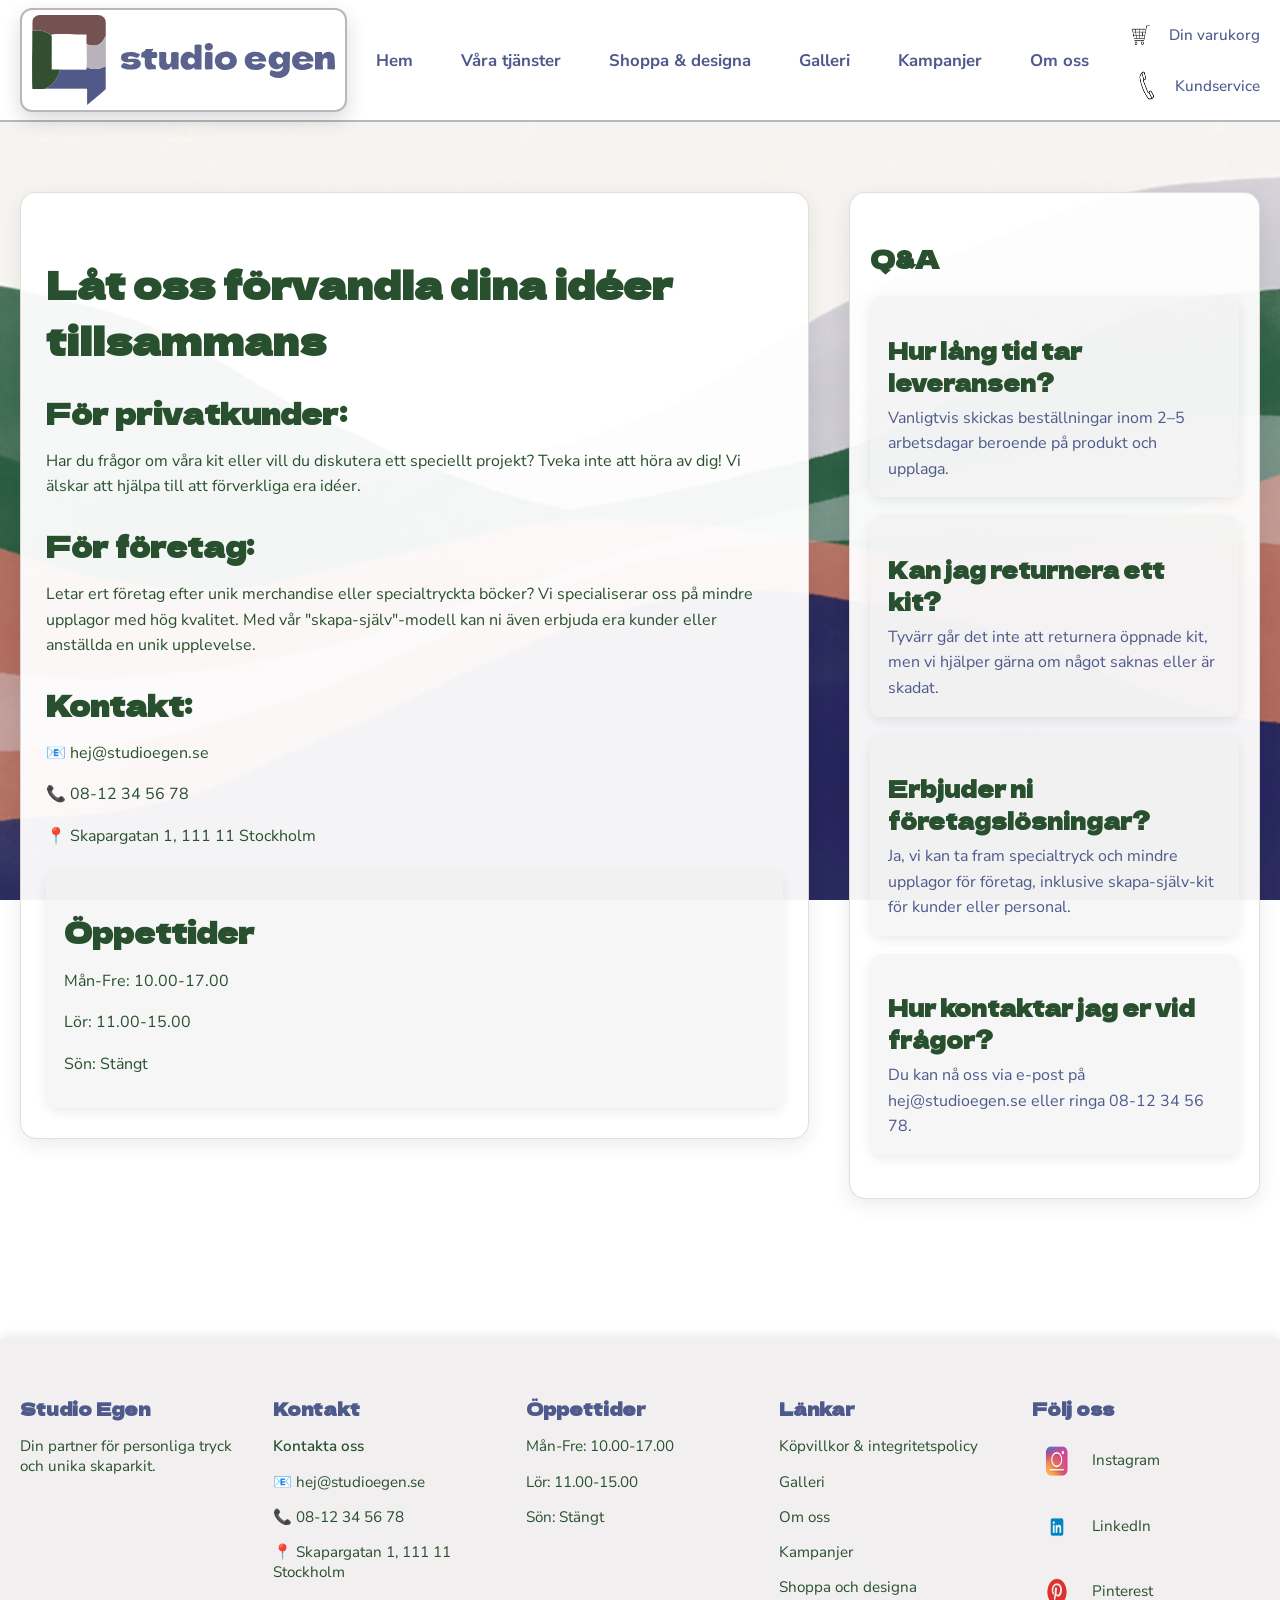
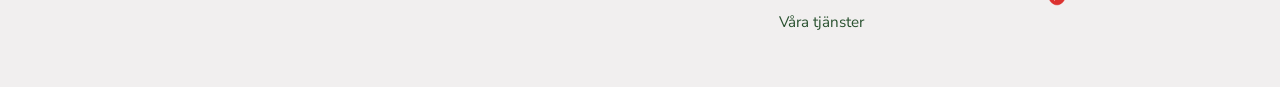
<file: customerservice.html>
<!DOCTYPE html>
<html lang="sv">

<head>
    <meta charset="UTF-8">
    <meta name="viewport" content="width=device-width, initial-scale=1.0">
    <title>Studio-Egen-Galleri</title>

    <!-- Google Fonts -->
    <!-- Används efter önskemål från beställare -->
    <link
        href="https://fonts.googleapis.com/css2?family=Dela+Gothic+One&family=Nunito+Sans:wght@300;400;600&display=swap"
        rel="stylesheet">

    <!-- CSS -->
    <link rel="stylesheet" href="style.css">
</head>

<body class="page-index">

    <!-- HEADER -->
    <header>
        <!-- Vid klick på loggor, hamnar användaren på startisdan -->
        <div class="header-left">
            <a href="index.html"><img src="images/logo-header-icon.svg" alt="Studio Egen logga 1" class="logo-main"></a>
            <a href="index.html"><img src="images/logo-header-text.svg" alt="Studio Egen logga 2"
                    class="logo-secondary"></a>
        </div>

        <!-- Huvudnavigation -->
        <nav class="main-nav">
            <ul>
                <!-- Länkar användare till bestämda sidor -->
                <li><a href="index.html">Hem</a></li>
                <li><a href="services-and-how-it-works.html">Våra tjänster</a></li>
                <li><a href="products.html">Shoppa & designa</a></li>
                <li><a href="gallery.html">Galleri</a></li>
                <li><a href="campaign.html">Kampanjer</a></li>
                <li><a href="about-us.html">Om oss</a></li>
            </ul>
        </nav>

        <!--- Användarnavigation (kundservice & varukorg) -->
        <nav class="user-nav">
            <ul>
                <!-- Vid klick på respektive länk ska användaren tas till rätt sida -->
                <li>
                    <a href="check-out.html">
                        <img src="images/cart.png" alt="Varukorg" class="nav-icon">
                        Din varukorg
                    </a>
                </li>
                <li>
                    <a href="customerservice.html">
                        <img src="images/phone.png" alt="Kundservice" class="nav-icon">
                        Kundservice
                    </a>
                </li>
            </ul>
        </nav>

    </header>
    <!-- SLUT HEADER -->

    <!-- MAIN -->
    <main class="customer-service-page">

        <div class="customer-container">

            <!-- Huvudsektion: Kontakt & öppettider -->
            <section class="customer-main">
                <h1>Låt oss förvandla dina idéer tillsammans</h1>

                <h2>För privatkunder:</h2>
                <p>Har du frågor om våra kit eller vill du diskutera ett speciellt projekt? Tveka inte att höra av dig!
                    Vi älskar att hjälpa till att förverkliga era idéer.</p>

                <h2>För företag:</h2>
                <p>Letar ert företag efter unik merchandise eller specialtryckta böcker? Vi specialiserar oss på mindre
                    upplagor med hög kvalitet. Med vår "skapa-själv"-modell kan ni även erbjuda era kunder eller
                    anställda en unik upplevelse.</p>

                <h2>Kontakt:</h2>
                <p>📧 hej@studioegen.se</p>
                <p>📞 08-12 34 56 78</p>
                <p>📍 Skapargatan 1, 111 11 Stockholm</p>

                <!-- Öppettider -->
                <div class="opening-hours">
                    <h2>Öppettider</h2>
                    <p>Mån-Fre: 10.00-17.00</p>
                    <p>Lör: 11.00-15.00</p>
                    <p>Sön: Stängt</p>
                </div>
            </section>

            <!-- Aside: Q&A -->
            <aside class="customer-faq">
                <h2>Q&A</h2>

                <div class="faq-item">
                    <h3>Hur lång tid tar leveransen?</h3>
                    <p>Vanligtvis skickas beställningar inom 2–5 arbetsdagar beroende på produkt och upplaga.</p>
                </div>

                <div class="faq-item">
                    <h3>Kan jag returnera ett kit?</h3>
                    <p>Tyvärr går det inte att returnera öppnade kit, men vi hjälper gärna om något saknas eller är
                        skadat.</p>
                </div>

                <div class="faq-item">
                    <h3>Erbjuder ni företagslösningar?</h3>
                    <p>Ja, vi kan ta fram specialtryck och mindre upplagor för företag, inklusive skapa-själv-kit för
                        kunder eller personal.</p>
                </div>

                <div class="faq-item">
                    <h3>Hur kontaktar jag er vid frågor?</h3>
                    <p>Du kan nå oss via e-post på hej@studioegen.se eller ringa 08-12 34 56 78.</p>
                </div>

            </aside>

        </div>

    </main>
    <!-- SLUT MAIN -->

    <!-- FOOTER -->
    <footer>
        <div class="footer-grid">
            <div>
                <h3>Studio Egen</h3>
                <p>Din partner för personliga tryck och unika skaparkit.</p>
            </div>

            <div>
                <h3>Kontakt</h3>
                <p class="contact-title">Kontakta oss</p>
                <p>📧 hej@studioegen.se</p>
                <p>📞 08-12 34 56 78</p>
                <p>📍 Skapargatan 1, 111 11 Stockholm</p>
            </div>

            <div>
                <h3>Öppettider</h3>
                <p>Mån-Fre: 10.00-17.00</p>
                <p>Lör: 11.00-15.00</p>
                <p>Sön: Stängt</p>
            </div>

            <div>
                <h3>Länkar</h3>
                <p><a href="#">Köpvillkor & integritetspolicy</a></p>
                <p><a href="gallery.html">Galleri</a></p>
                <p><a href="about-us.html">Om oss</a></p>
                <p><a href="campaign.html">Kampanjer</a></p>
                <p><a href="products.html">Shoppa och designa</a></p>
                <p><a href="services-and-how-it-works.html">Våra tjänster</a></p>
            </div>

            <div class="footer-social">
                <h3>Följ oss</h3>
                <p><img src="images/instagram.png" alt="Instagram" class="social-icon"> Instagram</p>
                <p><img src="images/linkedin.png" alt="LinkedIn" class="social-icon"> LinkedIn</p>
                <p><img src="images/pinterest.png" alt="Pinterest" class="social-icon"> Pinterest</p>
            </div>
        </div>
    </footer>

</body>

</html>
</file>
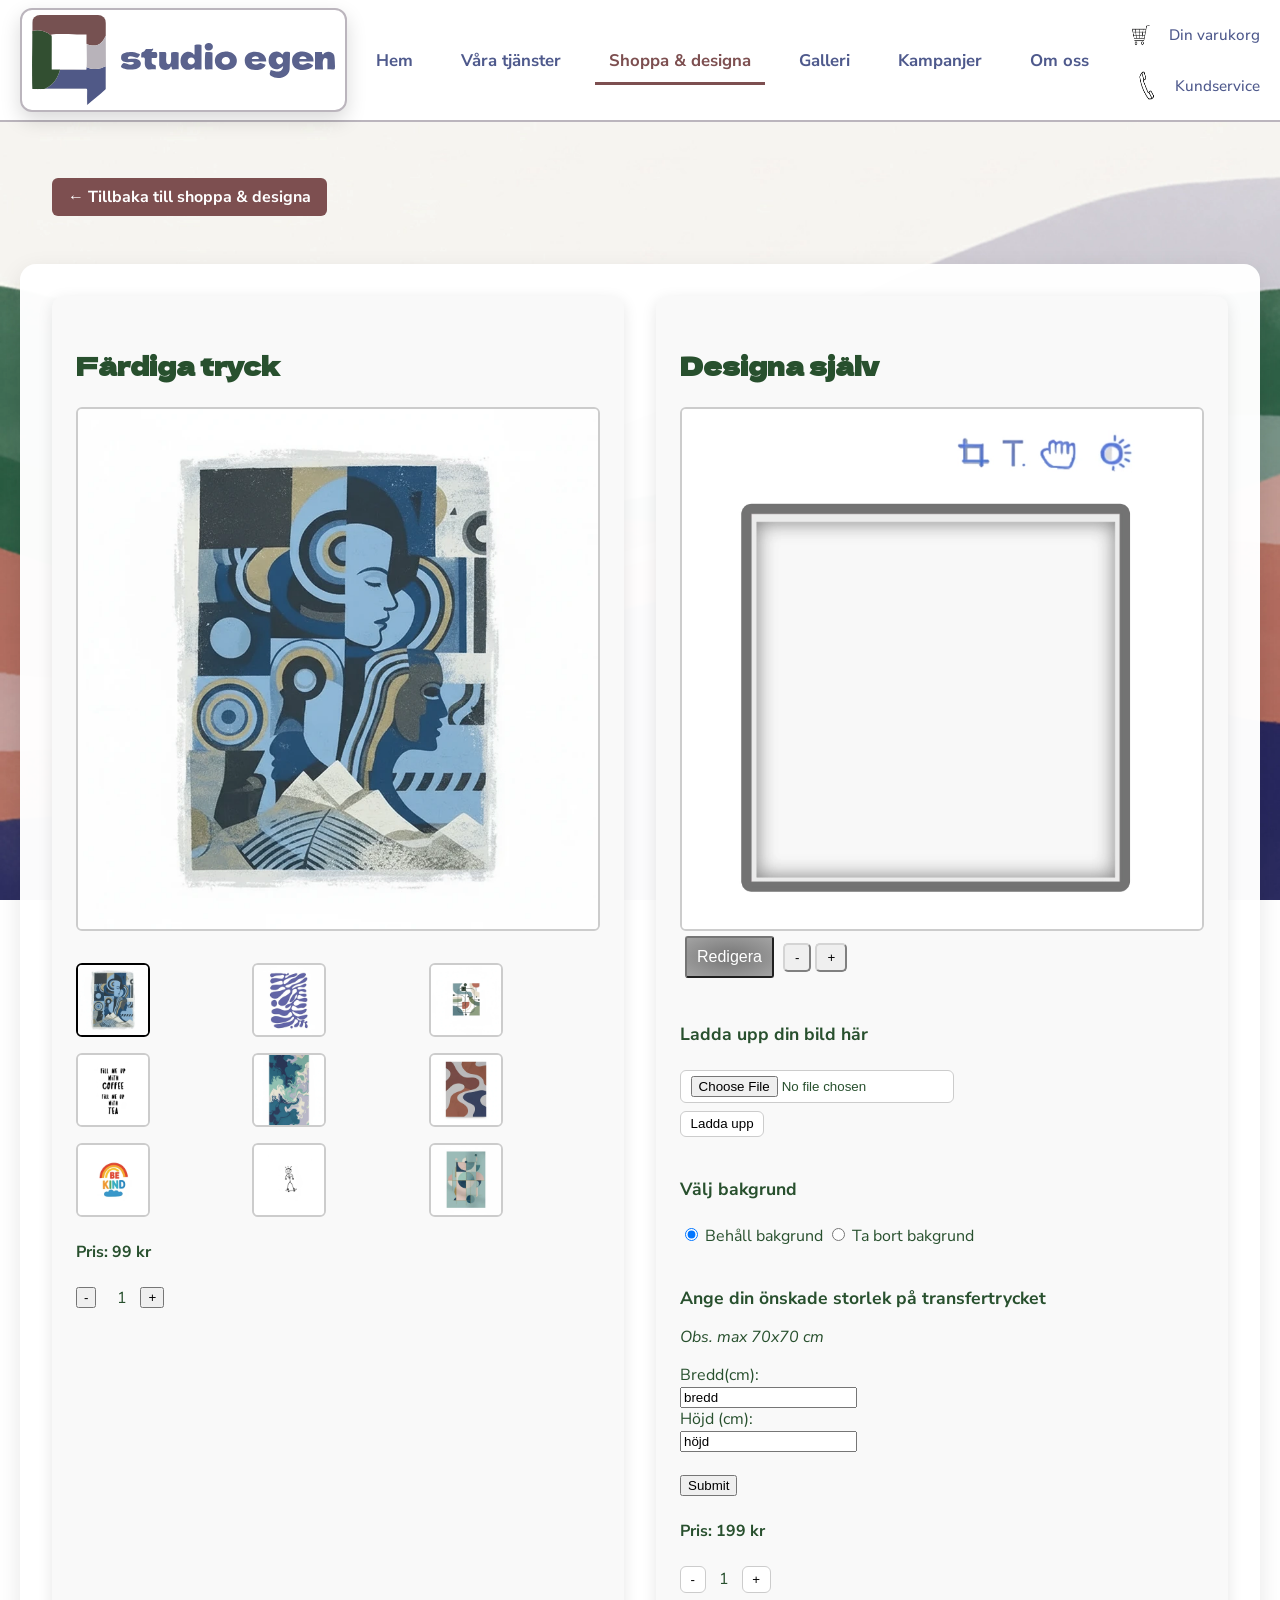
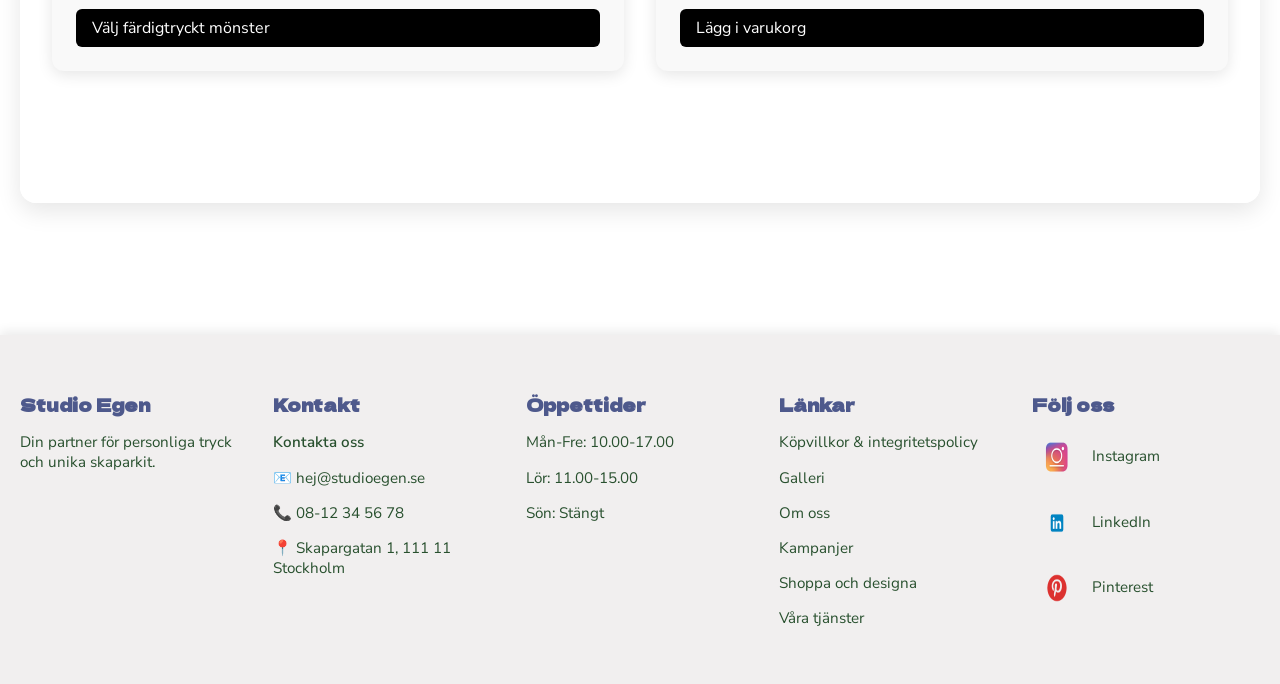
<file: diy-product.html>
<!DOCTYPE html>
<html lang="sv">

<head>
    <meta charset="UTF-8">
    <meta name="viewport" content="width=device-width, initial-scale=1.0">
    <title>Studio-Egen-Galleri</title>

    <!-- Google Fonts -->
    <!-- Används efter önskemål från beställare -->
    <link
        href="https://fonts.googleapis.com/css2?family=Dela+Gothic+One&family=Nunito+Sans:wght@300;400;600&display=swap"
        rel="stylesheet">

    <!-- CSS -->
    <link rel="stylesheet" href="style.css">
</head>

<body class="page-index">

    <!-- HEADER -->
    <header>
        <!-- Vid klick på loggor, hamnar användaren på startisdan -->
        <div class="header-left">
            <a href="index.html"><img src="images/logo-header-icon.svg" alt="Studio Egen logga 1" class="logo-main"></a>
            <a href="index.html"><img src="images/logo-header-text.svg" alt="Studio Egen logga 2"
                    class="logo-secondary"></a>
        </div>

        <!-- Huvudnavigation -->
        <nav class="main-nav">
            <ul>
                <!-- Länkar användare till bestämda sidor -->
                <li><a href="index.html">Hem</a></li>
                <li><a href="services-and-how-it-works.html">Våra tjänster</a></li>
                <li><a href="products.html" class="active">Shoppa & designa</a></li>
                <li><a href="gallery.html">Galleri</a></li>
                <li><a href="campaign.html">Kampanjer</a></li>
                <li><a href="about-us.html">Om oss</a></li>
            </ul>
        </nav>

        <!--- Användarnavigation (kundservice & varukorg) -->
        <nav class="user-nav">
            <ul>
                <!-- Vid klick på respektive länk ska användaren tas till rätt sida -->
                <li>
                    <a href="check-out.html">
                        <img src="images/cart.png" alt="Varukorg" class="nav-icon">
                        Din varukorg
                    </a>
                </li>
                <li>
                    <a href="customerservice.html">
                        <img src="images/phone.png" alt="Kundservice" class="nav-icon">
                        Kundservice
                    </a>
                </li>
            </ul>
        </nav>

    </header>
    <!-- SLUT HEADER -->

    <!-- MAIN -->
    <main>
        <!-- Tillbaka till shop & designa knapp -->
        <a href="products.html" class="btn-back-to-shop">← Tillbaka till shoppa & designa</a>
        <div class="content-wrapper">

            <!-- Container för vänster och höger block -->
            <div class="product-container">

                <!-- VÄNSTER BLOCK (förtryckt design) -->
                <section class="product-predefined">

                    <h3>Färdiga tryck</h3>

                    <!-- Radio inputs för thumbnails (upp till 10). Gör så att endast en preview i taget visas,
                     beroende på thumbnail klick. Se mer i CSS. -->
                    <input type="radio" name="product-thumb" id="prod1" checked hidden>
                    <input type="radio" name="product-thumb" id="prod2" hidden>
                    <input type="radio" name="product-thumb" id="prod3" hidden>
                    <input type="radio" name="product-thumb" id="prod4" hidden>
                    <input type="radio" name="product-thumb" id="prod5" hidden>
                    <input type="radio" name="product-thumb" id="prod6" hidden>
                    <input type="radio" name="product-thumb" id="prod7" hidden>
                    <input type="radio" name="product-thumb" id="prod8" hidden>
                    <input type="radio" name="product-thumb" id="prod9" hidden>
                    <input type="radio" name="product-thumb" id="prod10" hidden>

                    <!-- Previewbilderna -->
                    <div class="product-previews">
                        <img src="images-shop/dyi-print-blue.webp" alt="Produkt 1" class="preview preview1">
                        <img src="images-shop/dyi-print-purple.webp" alt="Produkt 2" class="preview preview2">
                        <img src="images-shop/dyi-print-color.webp" alt="Produkt 3" class="preview preview3">
                        <img src="images-shop/dyi-print-five.webp" alt="Produkt 4" class="preview preview4">
                        <img src="images-shop/dyi-print-two.webp" alt="Produkt 5" class="preview preview5">
                        <img src="images-shop/dyi-print-one.webp" alt="Produkt 6" class="preview preview6">
                        <img src="images-shop/dyi-print-be-kind.webp" alt="Produkt 7" class="preview preview7">
                        <img src="images-shop/dyi-print-seven.webp" alt="Produkt 8" class="preview preview8">
                        <img src="images-shop/dyi-print-three.webp" alt="Produkt 9" class="preview preview9">
                    </div>

                    <!-- Thumbnails -->
                    <div class="product-thumbnails">
                        <label for="prod1"><img src="images-shop/dyi-print-blue-th.webp" alt="Produkt 1"></label>
                        <label for="prod2"><img src="images-shop/dyi-print-purple-th.webp" alt="Produkt 2"></label>
                        <label for="prod3"><img src="images-shop/dyi-print-color-th.webp" alt="Produkt 3"></label>
                        <label for="prod4"><img src="images-shop/dyi-print-five-th.webp" alt="Produkt 4"></label>
                        <label for="prod5"><img src="images-shop/dyi-print-two-th.webp" alt="Produkt 5"></label>
                        <label for="prod6"><img src="images-shop/dyi-print-one-th.webp" alt="Produkt 6"></label>
                        <label for="prod7"><img src="images-shop/dyi-print-be-kind-th.webp" alt="Produkt 7"></label>
                        <label for="prod8"><img src="images-shop/dyi-print-seven-th.webp" alt="Produkt 8"></label>
                        <label for="prod9"><img src="images-shop/dyi-print-three-th.webp" alt="Produkt 9"></label>
                    </div>

                    <!-- Pris -->
                    <!--- OBS! Priset är bara visuellt --->
                    <p class="product-price">Pris: 99 kr</p>

                    <!-- Antal -->
                    <div class="product-quantity">
                        <button class="btn-size minus">-</button>
                        <span class="qty-number">1</span>
                        <button class="btn-size plus">+</button>
                    </div>

                    <a href="check-out.html" class="btn-add-to-cart">Välj färdigtryckt mönster</a>
                </section>

                <!-- HÖGER BLOCK (designa själv) -->
                <section class="product-custom">

                    <h3>Designa själv</h3>

                    <!-- Previewbild (fast) Mockup bild som ger en idé hur det skulle kunna se ut -->
                    <div class="customize-container">
                        <img src="images-shop/shop-diy-transferprint.webp" alt="Egen design"
                            class="product-preview-img">
                        <button class="edit-btn">Redigera</button>
                        <button class="btn-view-size">-</button> <button class="btn-view-size">+</button>
                    </div>

                    <!-- Ladda upp bild  (mockup)-->
                    <h4>Ladda upp din bild här</h4>
                    <form class="upload-form">
                        <input type="file" accept="image/*">
                        <button type="button" class="cta upload-btn">Ladda upp</button>
                    </form>

                    <!--Välj ta bort/behåll bakgrund-->
                    <h4>Välj bakgrund</h4>
                    <div class="color-picker-diy">
                        <label><input type="radio" name="size" checked> Behåll bakgrund </label>
                        <label><input type="radio" name="size">
                            <span>Ta bort bakgrund</span>
                        </label>
                    </div>

                    <!-- Storleksval (bara visuellt)-->
                    <div class="print-size-selector">
                        <h4>Ange din önskade storlek på transfertrycket</h4>
                        <p><em>Obs. max 70x70 cm</em></p>
                        <form class="print-size-form">
                            <label for="width-print">Bredd(cm):</label><br>
                            <input type="text" id="width-print" name="width-print" value="bredd"><br>

                            <label for="height-print">Höjd (cm):</label><br>
                            <input type="text" id="height-print" name="height-print" value="höjd"><br><br>
                            <input class="submit-size" type="submit" value="Submit">
                        </form>
                    </div>

                    <!-- Pris(visuellt-ändras ej) -->
                    <p class="product-price">Pris: 199 kr</p>

                    <!-- Antal (visuellt-ändras ej) -->
                    <div class="product-quantity">
                        <button class="btn-quantity">-</button>
                        <span class="qty-number">1</span>
                        <button class="btn-quantity">+</button>
                    </div>

                    <a href="check-out.html" class="btn-add-to-cart">Lägg i varukorg</a>
                </section>

            </div> <!-- .product-container -->

        </div> <!-- .content-wrapper -->
    </main>
    <!-- SLUT MAIN-->

    <!-- FOOTER -->
    <footer>
        <div class="footer-grid">
            <div>
                <h3>Studio Egen</h3>
                <p>Din partner för personliga tryck och unika skaparkit.</p>
            </div>

            <div>
                <h3>Kontakt</h3>
                <p class="contact-title">Kontakta oss</p>
                <p>📧 hej@studioegen.se</p>
                <p>📞 08-12 34 56 78</p>
                <p>📍 Skapargatan 1, 111 11 Stockholm</p>
            </div>

            <div>
                <h3>Öppettider</h3>
                <p>Mån-Fre: 10.00-17.00</p>
                <p>Lör: 11.00-15.00</p>
                <p>Sön: Stängt</p>
            </div>

            <div>
                <h3>Länkar</h3>
                <!-- Köpvillkor har ingen faktiskt sida, enbart till för det visuella -->
                <p><a href="#">Köpvillkor & integritetspolicy</a></p>
                <p><a href="gallery.html">Galleri</a></p>
                <p><a href="about-us.html">Om oss</a></p>
                <p><a href="campaign.html">Kampanjer</a></p>
                <p><a href="products.html">Shoppa och designa</a></p>
                <p><a href="services-and-how-it-works.html">Våra tjänster</a></p>
            </div>

            <div class="footer-social">
                <h3>Följ oss</h3>
                <p><img src="images/instagram.png" alt="Instagram" class="social-icon"> Instagram</p>
                <p><img src="images/linkedin.png" alt="LinkedIn" class="social-icon"> LinkedIn</p>
                <p><img src="images/pinterest.png" alt="Pinterest" class="social-icon"> Pinterest</p>
            </div>
        </div>
    </footer>

</body>

</html>
</file>
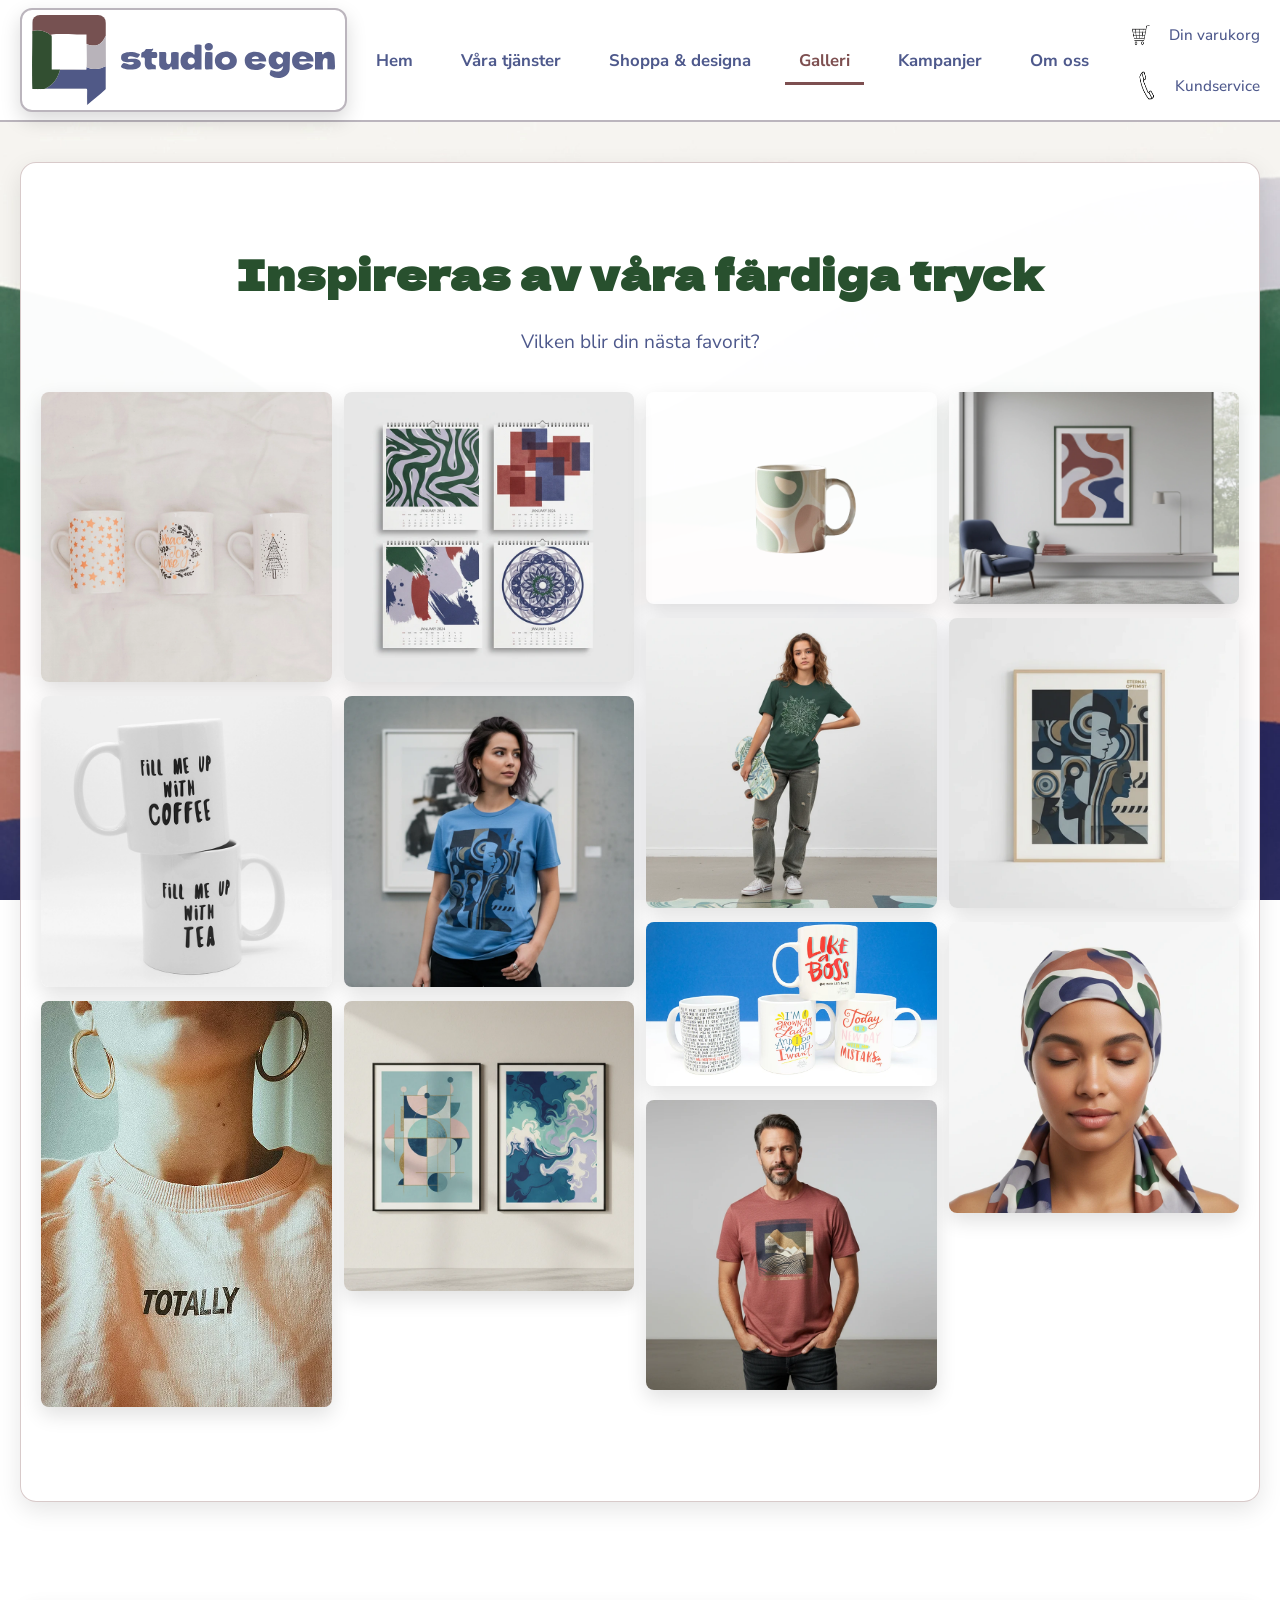
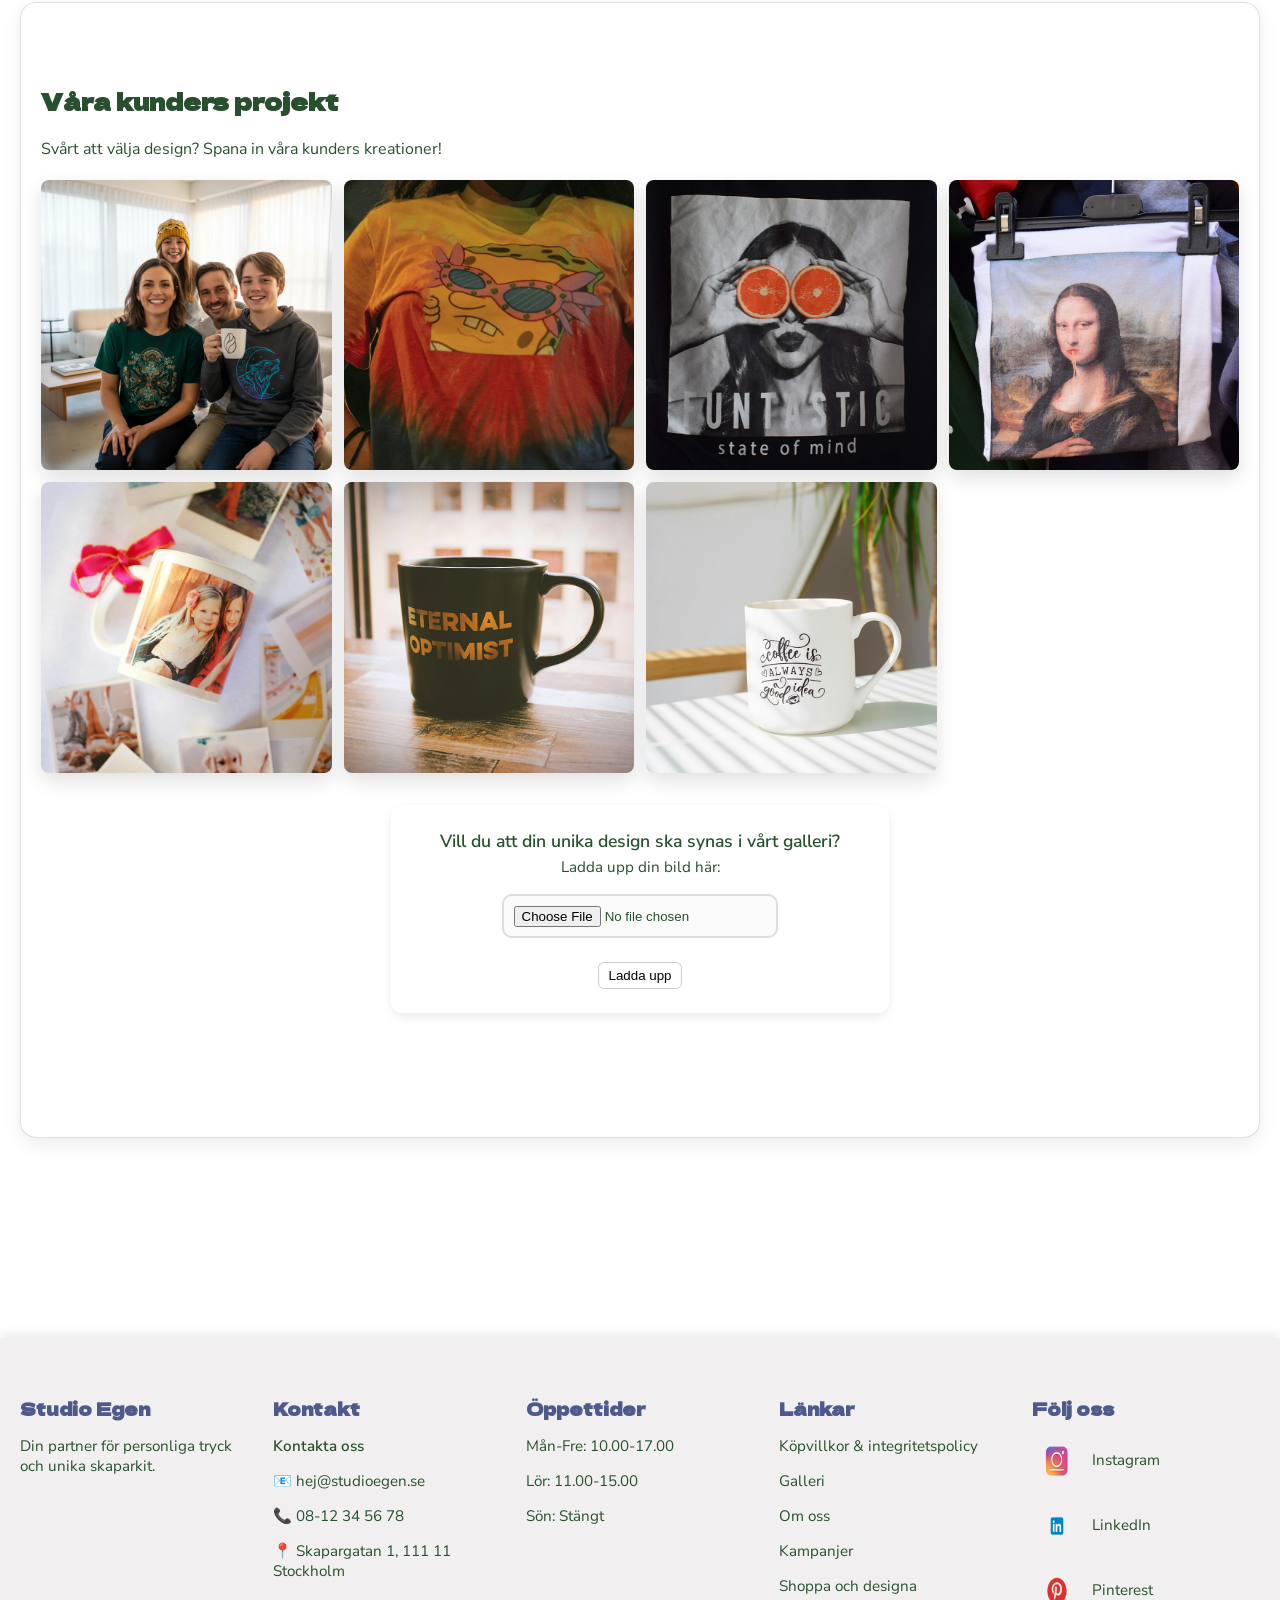
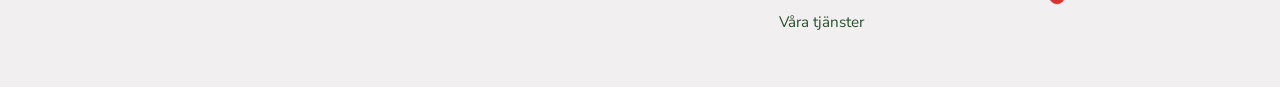
<file: gallery.html>
<!DOCTYPE html>
<html lang="sv">

<head>
    <meta charset="UTF-8">
    <meta name="viewport" content="width=device-width, initial-scale=1.0">
    <title>Studio-Egen-Galleri</title>

    <!-- Google Fonts -->
    <!-- Används efter önskemål från beställare -->
    <link
        href="https://fonts.googleapis.com/css2?family=Dela+Gothic+One&family=Nunito+Sans:wght@300;400;600&display=swap"
        rel="stylesheet">

    <!-- CSS -->
    <link rel="stylesheet" href="style.css">
</head>

<body class="page-index">

    <!-- HEADER -->
    <header>
        <!-- Vid klick på loggor, hamnar användaren på startisdan -->
        <div class="header-left">
            <a href="index.html"><img src="images/logo-header-icon.svg" alt="Studio Egen logga 1" class="logo-main"></a>
            <a href="index.html"><img src="images/logo-header-text.svg" alt="Studio Egen logga 2"
                    class="logo-secondary"></a>
        </div>

        <!-- Huvudnavigation -->
        <nav class="main-nav">
            <ul>
                <!-- Länkar användare till bestämda sidor -->
                <li><a href="index.html">Hem</a></li>
                <li><a href="services-and-how-it-works.html">Våra tjänster</a></li>
                <li><a href="products.html">Shoppa & designa</a></li>
                <li><a href="gallery.html" class="active">Galleri</a></li>
                <li><a href="campaign.html">Kampanjer</a></li>
                <li><a href="about-us.html">Om oss</a></li>
            </ul>
        </nav>

        <!--- Användarnavigation (kundservice & varukorg) -->
        <nav class="user-nav">
            <ul>
                <!-- Vid klick på respektive länk ska användaren tas till rätt sida -->
                <li>
                    <a href="check-out.html">
                        <img src="images/cart.png" alt="Varukorg" class="nav-icon">
                        Din varukorg
                    </a>
                </li>
                <li>
                    <a href="customerservice.html">
                        <img src="images/phone.png" alt="Kundservice" class="nav-icon">
                        Kundservice
                    </a>
                </li>
            </ul>
        </nav>

    </header>
    <!-- SLUT HEADER -->

    <!-- MAIN -->
    <main>
        <!-- FÄRDIGA TRYCK -->
        <section id="fardiga-tryck">
            <h2>Inspireras av våra färdiga tryck</h2>
            <p class="intro-text">Vilken blir din nästa favorit?</p>

            <div class="gallery">
                <div class="gallery-item"><img src="images/christmas.webp" alt="Färdigt tryck 1"></div>
                <div class="gallery-item"><img src="images/tea-coffie.webp" alt="Färdigt tryck 2"></div>
                <div class="gallery-item"><img src="images/sweater.webp" alt="Färdigt tryck 3"></div>
                <div class="gallery-item"><img src="images/calendar.webp" alt="Färdigt tryck 4"></div>
                <div class="gallery-item"><img src="images/female-blue.webp" alt="Färdigt tryck 5"></div>
                <div class="gallery-item"><img src="images/posters-two.webp" alt="Färdigt tryck 6"></div>
                <div class="gallery-item"><img src="images/color-cup-no-background.webp" alt="Färdigt tryck 7"></div>
                <div class="gallery-item"><img src="images/girl-skateboard.webp" alt="Färdigt tryck 8"></div>
                <div class="gallery-item"><img src="images/like-a-boss.webp" alt="Färdigt tryck 9"></div>
                <div class="gallery-item"><img src="images/man.webp" alt="Färdigt tryck 10"></div>
                <div class="gallery-item"><img src="images/chair-and-poster.webp" alt="Färdigt tryck 11"></div>
                <div class="gallery-item"><img src="images/blue-poster.webp" alt="Färdigt tryck 11"></div>
                <div class="gallery-item"><img src="images/bandana.webp" alt="Färdigt tryck 11"></div>
            </div>
        </section>


        <!-- KUNDERS PROJEKT -->
        <section id="kundprojekt">
            <h2>Våra kunders projekt</h2>
            <p>Svårt att välja design? Spana in våra kunders kreationer!</p>

            <div class="gallery">
                <div class="gallery-item"><img src="images/family.webp" alt="Projekt 1"></div>
                <div class="gallery-item"><img src="images/spongebob.webp" alt="Projekt 2"></div>
                <div class="gallery-item"><img src="images/orange.webp" alt="Projekt 3"></div>
                <div class="gallery-item"><img src="images/mona-lisa.webp" alt="Projekt 4"></div>
                <div class="gallery-item"><img src="images/cup-with-bow.webp" alt="Projekt 5"></div>
                <div class="gallery-item"><img src="images/cup-black.webp" alt="Projekt 6"></div>
                <div class="gallery-item"><img src="images/cup-white.webp" alt="Projekt 7"></div>
            </div>

            <!-- MOCKUP UPPLADDNINGSFORMULÄR -->
            <form class="mock-upload-form">
                <label for="customer-image" class="upload-label">
                    Vill du att din unika design ska synas i vårt galleri?<br>
                    <span>Ladda upp din bild här:</span>
                </label>

                <input type="file" id="customer-image" name="customer-image" accept="image/*">

                <button type="button" class="cta upload-btn">Ladda upp</button>
            </form>
        </section>
    </main>
    <!-- SLUT MAIN-->

    <!-- FOOTER -->
    <footer>
        <div class="footer-grid">
            <div>
                <h3>Studio Egen</h3>
                <p>Din partner för personliga tryck och unika skaparkit.</p>
            </div>

            <div>
                <h3>Kontakt</h3>
                <p class="contact-title">Kontakta oss</p>
                <p>📧 hej@studioegen.se</p>
                <p>📞 08-12 34 56 78</p>
                <p>📍 Skapargatan 1, 111 11 Stockholm</p>
            </div>

            <div>
                <h3>Öppettider</h3>
                <p>Mån-Fre: 10.00-17.00</p>
                <p>Lör: 11.00-15.00</p>
                <p>Sön: Stängt</p>
            </div>

            <div>
                <h3>Länkar</h3>
                <!-- Köpvillkor har ingen faktiskt sida, enbart till för det visuella -->
                <p><a href="#">Köpvillkor & integritetspolicy</a></p>
                <p><a href="gallery.html">Galleri</a></p>
                <p><a href="about-us.html">Om oss</a></p>
                <p><a href="campaign.html">Kampanjer</a></p>
                <p><a href="products.html">Shoppa och designa</a></p>
                <p><a href="services-and-how-it-works.html">Våra tjänster</a></p>
            </div>

            <div class="footer-social">
                <h3>Följ oss</h3>
                <p><img src="images/instagram.png" alt="Instagram" class="social-icon"> Instagram</p>
                <p><img src="images/linkedin.png" alt="LinkedIn" class="social-icon"> LinkedIn</p>
                <p><img src="images/pinterest.png" alt="Pinterest" class="social-icon"> Pinterest</p>
            </div>
        </div>
    </footer>

</body>

</html>
</file>
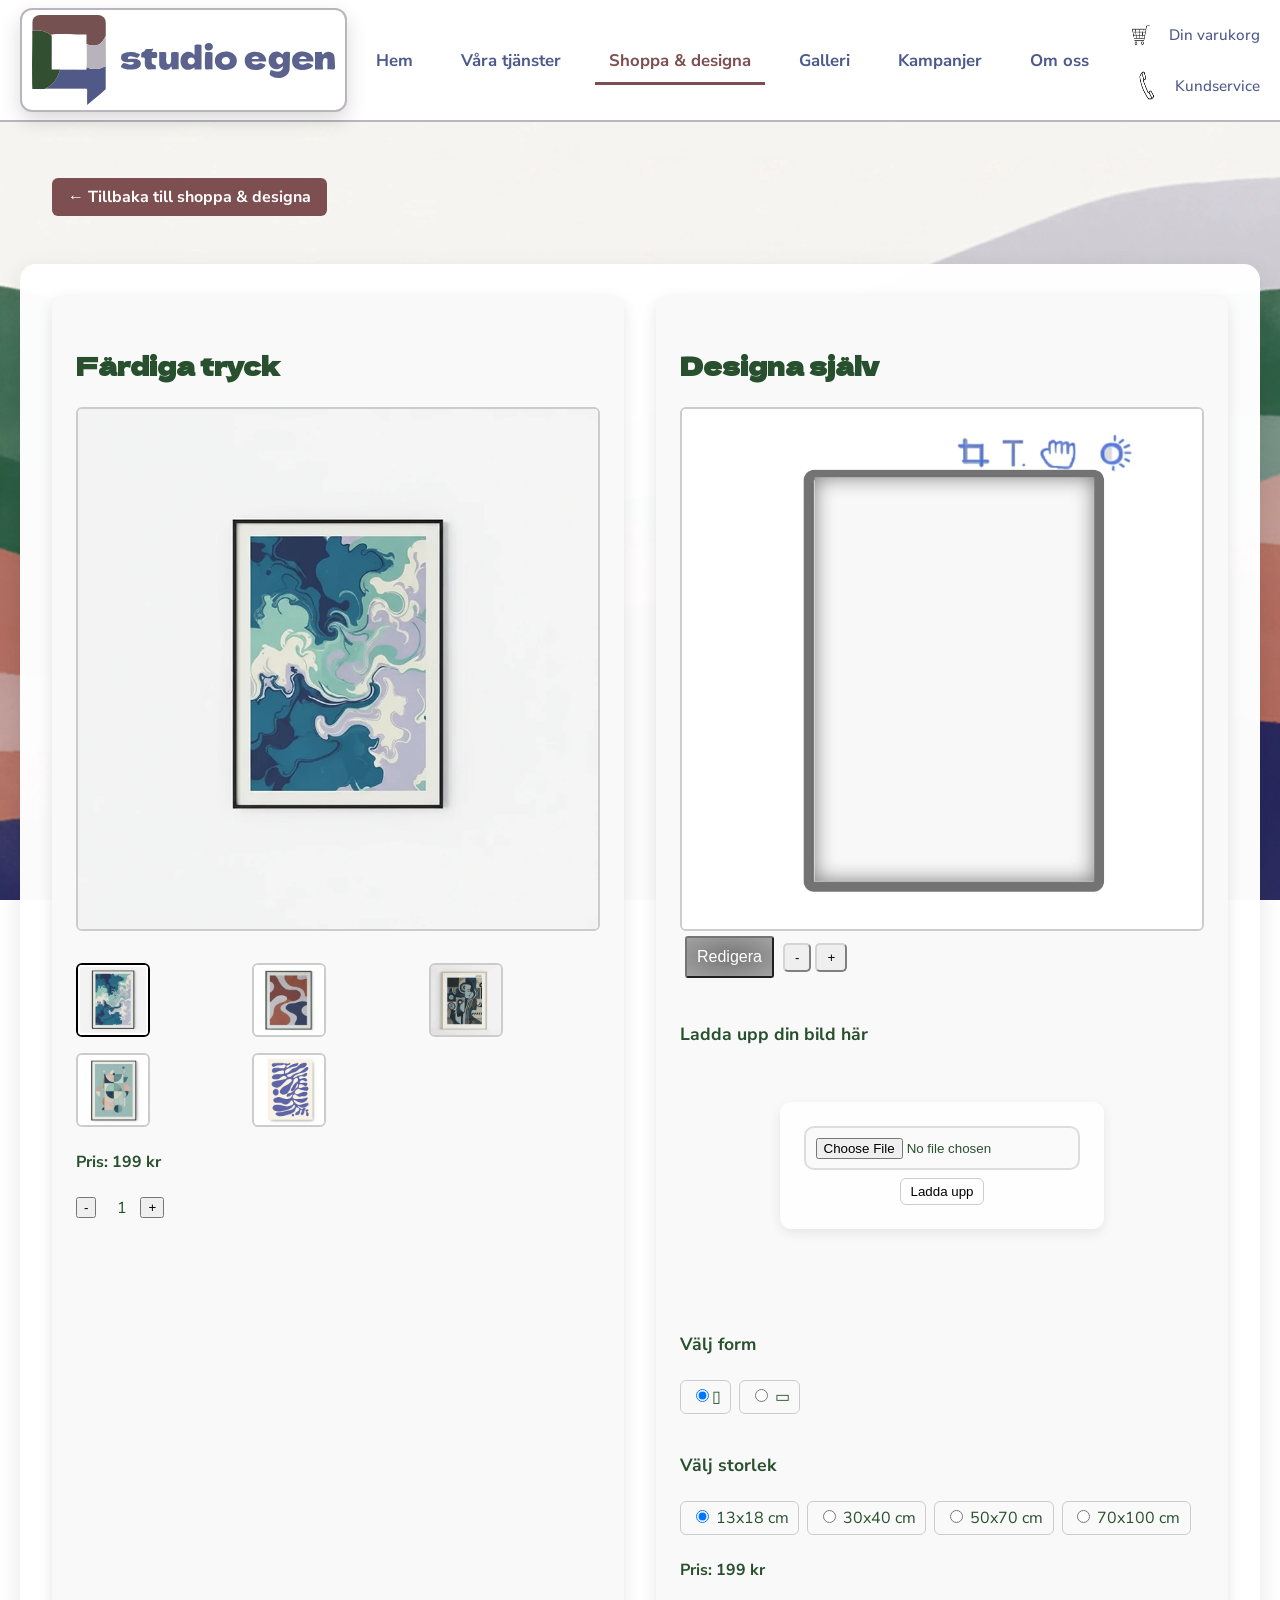
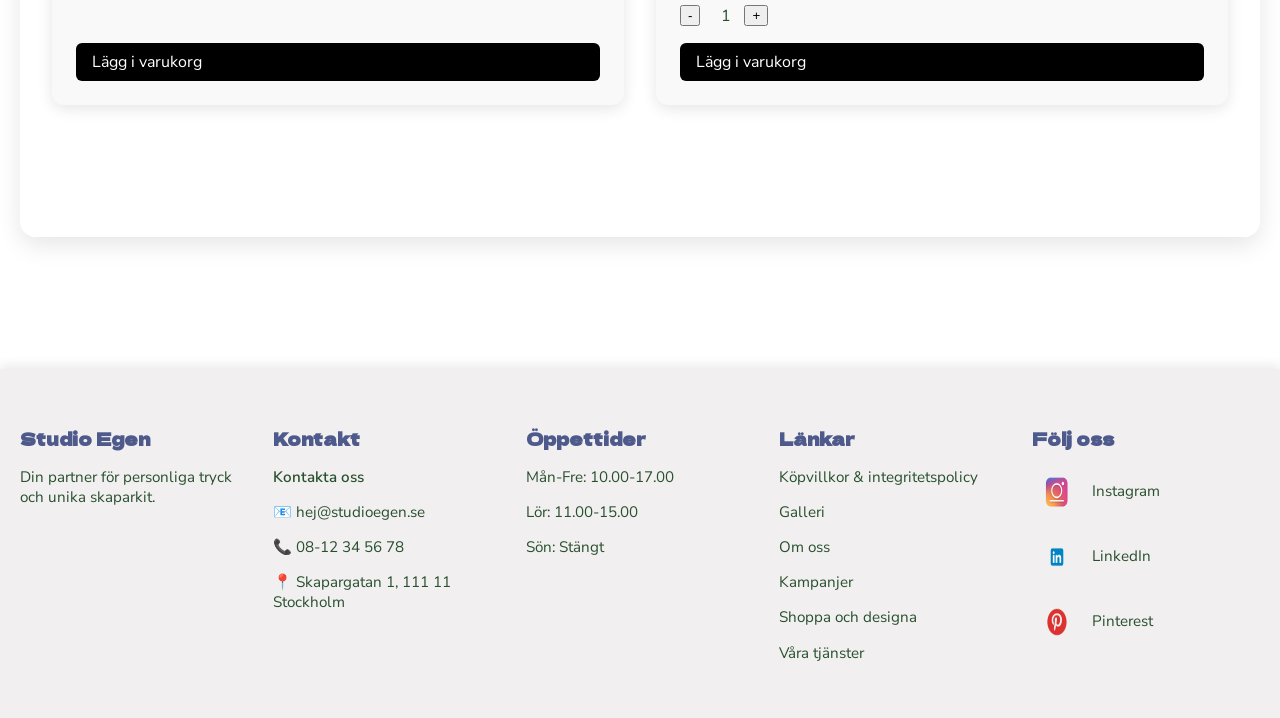
<file: posters-product.html>
<!DOCTYPE html>
<html lang="sv">

<head>
    <meta charset="UTF-8">
    <meta name="viewport" content="width=device-width, initial-scale=1.0">
    <title>Studio-Egen-Galleri</title>

    <!-- Google Fonts -->
    <!-- Används efter önskemål från beställare -->
    <link
        href="https://fonts.googleapis.com/css2?family=Dela+Gothic+One&family=Nunito+Sans:wght@300;400;600&display=swap"
        rel="stylesheet">

    <!-- CSS -->
    <link rel="stylesheet" href="style.css">
</head>

<body class="page-index">

    <!-- HEADER -->
    <header>
        <!-- Vid klick på loggor, hamnar användaren på startisdan -->
        <div class="header-left">
            <a href="index.html"><img src="images/logo-header-icon.svg" alt="Studio Egen logga 1" class="logo-main"></a>
            <a href="index.html"><img src="images/logo-header-text.svg" alt="Studio Egen logga 2"
                    class="logo-secondary"></a>
        </div>

        <!-- Huvudnavigation -->
        <nav class="main-nav">
            <ul>
                <!-- Länkar användare till bestämda sidor -->
                <li><a href="index.html">Hem</a></li>
                <li><a href="services-and-how-it-works.html">Våra tjänster</a></li>
                <li><a href="products.html" class="active">Shoppa & designa</a></li>
                <li><a href="gallery.html">Galleri</a></li>
                <li><a href="campaign.html">Kampanjer</a></li>
                <li><a href="about-us.html">Om oss</a></li>
            </ul>
        </nav>

        <!--- Användarnavigation (kundservice & varukorg) -->
        <nav class="user-nav">
            <ul>
                <!-- Vid klick på respektive länk ska användaren tas till rätt sida -->
                <li>
                    <a href="check-out.html">
                        <img src="images/cart.png" alt="Varukorg" class="nav-icon">
                        Din varukorg
                    </a>
                </li>
                <li>
                    <a href="customerservice.html">
                        <img src="images/phone.png" alt="Kundservice" class="nav-icon">
                        Kundservice
                    </a>
                </li>
            </ul>
        </nav>

    </header>
    <!-- SLUT HEADER -->

    <!-- MAIN -->
    <main>
        <!-- Tillbaka till shop & designa knapp -->
        <a href="products.html" class="btn-back-to-shop">← Tillbaka till shoppa & designa</a>
        <div class="content-wrapper">

            <!-- Container för vänster och höger block -->
            <div class="product-container">

                <!-- VÄNSTER BLOCK (förtryckt design) -->
                <section class="product-predefined">

                    <h3>Färdiga tryck</h3>

                    <!-- Radio inputs för thumbnails (upp till 10). Gör så att endast en preview i taget visas,
                     beroende på thumbnail klick. Se mer i CSS. -->
                    <input type="radio" name="product-thumb" id="prod1" checked hidden>
                    <input type="radio" name="product-thumb" id="prod2" hidden>
                    <input type="radio" name="product-thumb" id="prod3" hidden>
                    <input type="radio" name="product-thumb" id="prod4" hidden>
                    <input type="radio" name="product-thumb" id="prod5" hidden>
                    <input type="radio" name="product-thumb" id="prod6" hidden>
                    <input type="radio" name="product-thumb" id="prod7" hidden>
                    <input type="radio" name="product-thumb" id="prod8" hidden>
                    <input type="radio" name="product-thumb" id="prod9" hidden>
                    <input type="radio" name="product-thumb" id="prod10" hidden>

                    <!-- Previewbilderna -->
                    <div class="product-previews">
                        <img src="images-shop/shop-poster-bluegreen.webp" alt="Produkt 1" class="preview preview1">
                        <img src="images-shop/shop-poster-color.webp" alt="Produkt 2" class="preview preview2">
                        <img src="images-shop/shop-poster-face.webp" alt="Produkt 3" class="preview preview3">
                        <img src="images-shop/shop-poster-lightbluegreen.webp" alt="Produkt 4" class="preview preview4">
                        <img src="images-shop/shop-poster-purple.webp" alt="Produkt 5" class="preview preview5">
                    </div>

                    <!-- Thumbnails -->
                    <div class="product-thumbnails">
                        <label for="prod1"><img src="images-shop/shop-poster-bluegreen-th.webp" alt="Produkt 1"></label>
                        <label for="prod2"><img src="images-shop/shop-poster-color-th.webp" alt="Produkt 2"></label>
                        <label for="prod3"><img src="images-shop/shop-poster-face-th.webp" alt="Produkt 3"></label>
                        <label for="prod4"><img src="images-shop/shop-poster-lightbluegreen-th.webp"
                                alt="Produkt 4"></label>
                        <label for="prod5"><img src="images-shop/shop-poster-purple-th.webp" alt="Produkt 5"></label>
                    </div>

                    <!-- Pris -->
                    <p class="product-price">Pris: 199 kr</p>

                    <!-- Antal -->
                    <div class="product-quantity">
                        <button class="btn-size minus">-</button>
                        <span class="qty-number">1</span>
                        <button class="btn-size plus">+</button>
                    </div>

                    <a href="check-out.html" class="btn-add-to-cart">Lägg i varukorg</a>
                </section>

                <!-- HÖGER BLOCK (designa själv) -->
                <section class="product-custom">

                    <h3>Designa själv</h3>

                    <!-- Previewbild (fast) -->
                    <div class="customize-container">
                        <img src="images-shop/shop-diy-poster.webp" alt="Egen design" class="product-preview-img">
                        <button class="edit-btn">Redigera</button>
                        <button class="btn-view-size">-</button> <button class="btn-view-size">+</button>
                    </div>

                    <!-- Ladda upp bild -->
                    <h4>Ladda upp din bild här</h4>
                    <div class="mock-upload-form">
                        <form class="upload-form">
                            <input type="file" accept="image/*">
                            <button type="button" class="cta upload-btn">Ladda upp</button>
                        </form>
                    </div>

                    <!-- Form och storleksväljare -->
                    <h4>Välj form</h4>
                    <div class="shape-picker">
                        <label class="shape-label"><input type="radio" name="shape" checked>▯ </label>
                        <label class="shape-label"><input type="radio" name="shape"> ▭ </label>
                    </div>

                    <h4>Välj storlek</h4>
                    <div class="size-picker">
                        <label><input type="radio" name="size" checked> 13x18 cm</label>
                        <label><input type="radio" name="size"> 30x40 cm</label>
                        <label><input type="radio" name="size"> 50x70 cm</label>
                        <label><input type="radio" name="size"> 70x100 cm</label>
                    </div>

                    <!-- Pris (OBS! Priset kommer ej ändras, är enbart till för att visa att användaren ser pris)-->
                    <p class="product-price">Pris: 199 kr</p>

                    <!-- Antal -->
                    <div class="product-quantity">
                        <button class="btn-size minus">-</button>
                        <span class="qty-number">1</span>
                        <button class="btn-size plus">+</button>
                    </div>

                    <a href="check-out.html" class="btn-add-to-cart">Lägg i varukorg</a>
                </section>

            </div> <!-- .product-container -->

        </div> <!-- .content-wrapper -->
    </main>
    <!-- SLUT MAIN -->

    <!-- FOOTER -->
    <footer>
        <div class="footer-grid">
            <div>
                <h3>Studio Egen</h3>
                <p>Din partner för personliga tryck och unika skaparkit.</p>
            </div>

            <div>
                <h3>Kontakt</h3>
                <p class="contact-title">Kontakta oss</p>
                <p>📧 hej@studioegen.se</p>
                <p>📞 08-12 34 56 78</p>
                <p>📍 Skapargatan 1, 111 11 Stockholm</p>
            </div>

            <div>
                <h3>Öppettider</h3>
                <p>Mån-Fre: 10.00-17.00</p>
                <p>Lör: 11.00-15.00</p>
                <p>Sön: Stängt</p>
            </div>

            <div>
                <h3>Länkar</h3>
                <!-- Köpvillkor har ingen faktiskt sida, enbart till för det visuella -->
                <p><a href="#">Köpvillkor & integritetspolicy</a></p>
                <p><a href="gallery.html">Galleri</a></p>
                <p><a href="about-us.html">Om oss</a></p>
                <p><a href="campaign.html">Kampanjer</a></p>
                <p><a href="products.html">Shoppa och designa</a></p>
                <p><a href="services-and-how-it-works.html">Våra tjänster</a></p>
            </div>

            <div class="footer-social">
                <h3>Följ oss</h3>
                <p><img src="images/instagram.png" alt="Instagram" class="social-icon"> Instagram</p>
                <p><img src="images/linkedin.png" alt="LinkedIn" class="social-icon"> LinkedIn</p>
                <p><img src="images/pinterest.png" alt="Pinterest" class="social-icon"> Pinterest</p>
            </div>
        </div>
    </footer>

</body>

</html>
</file>
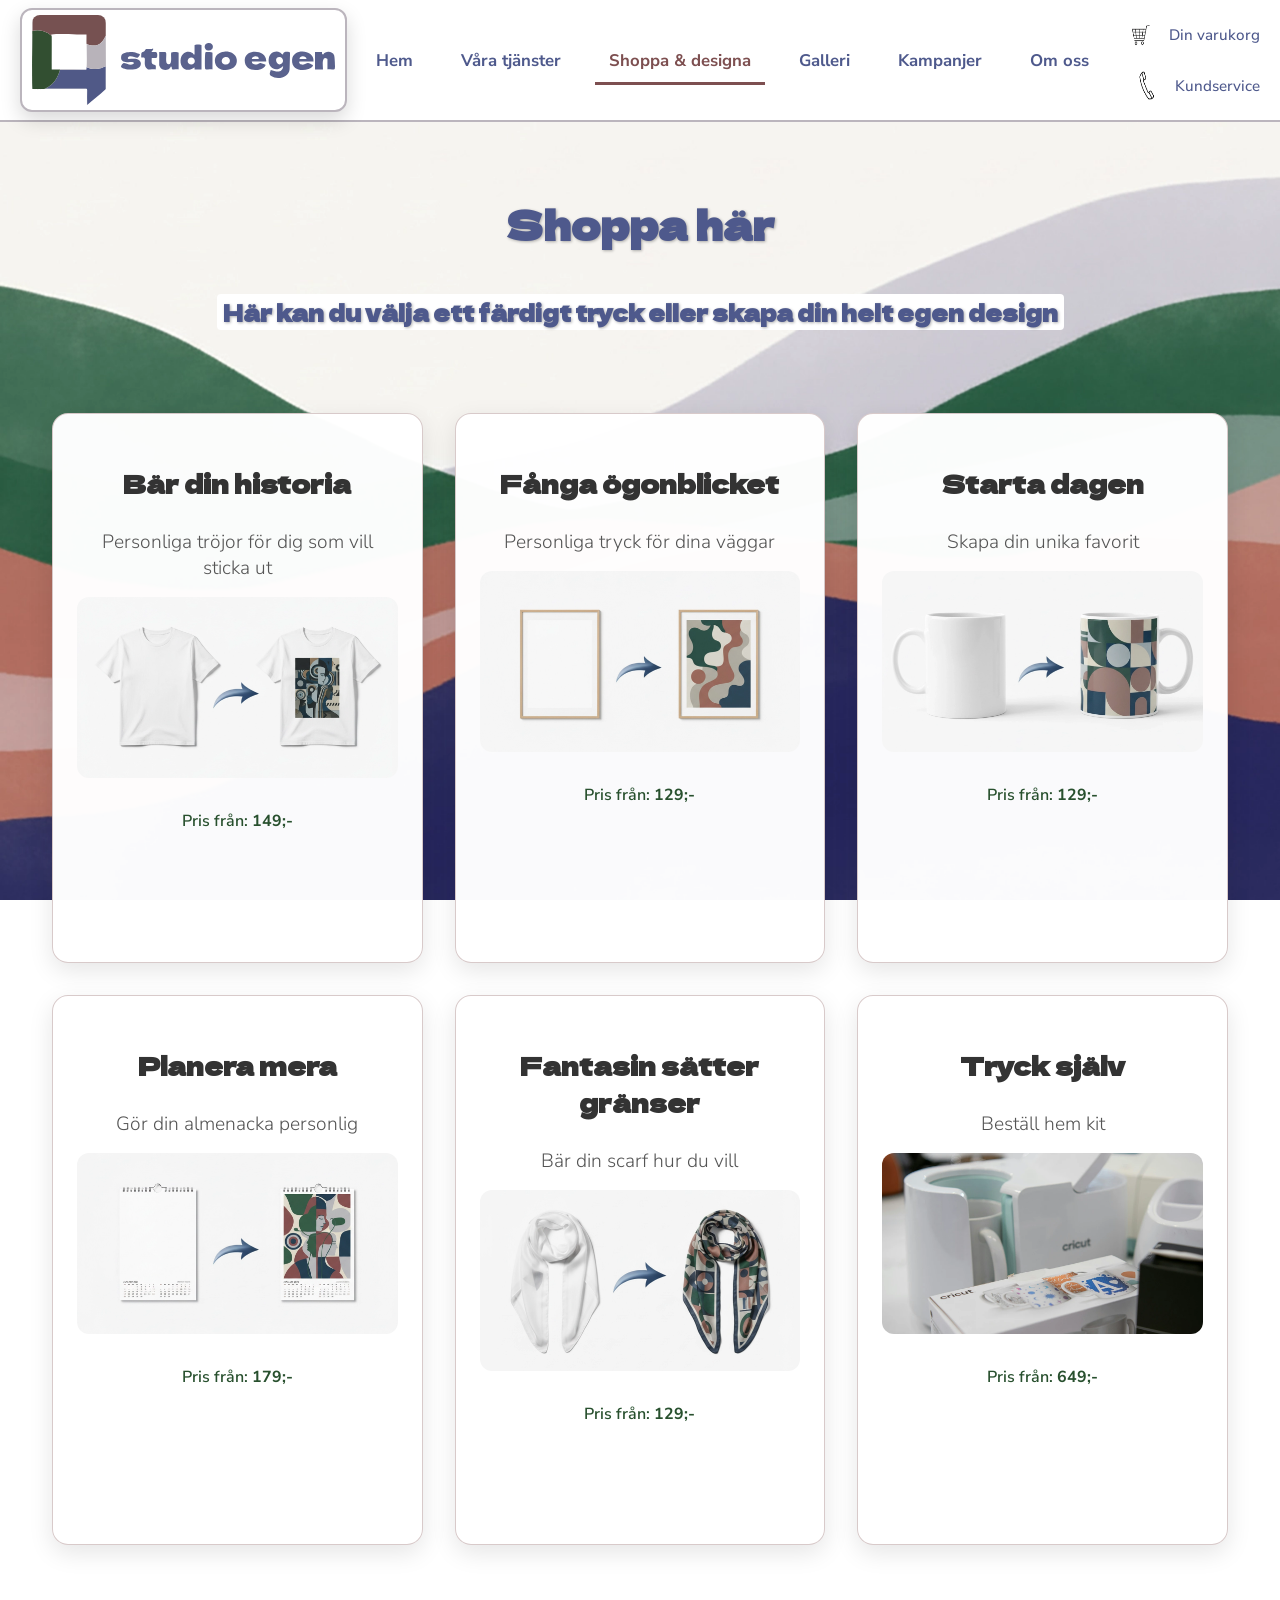
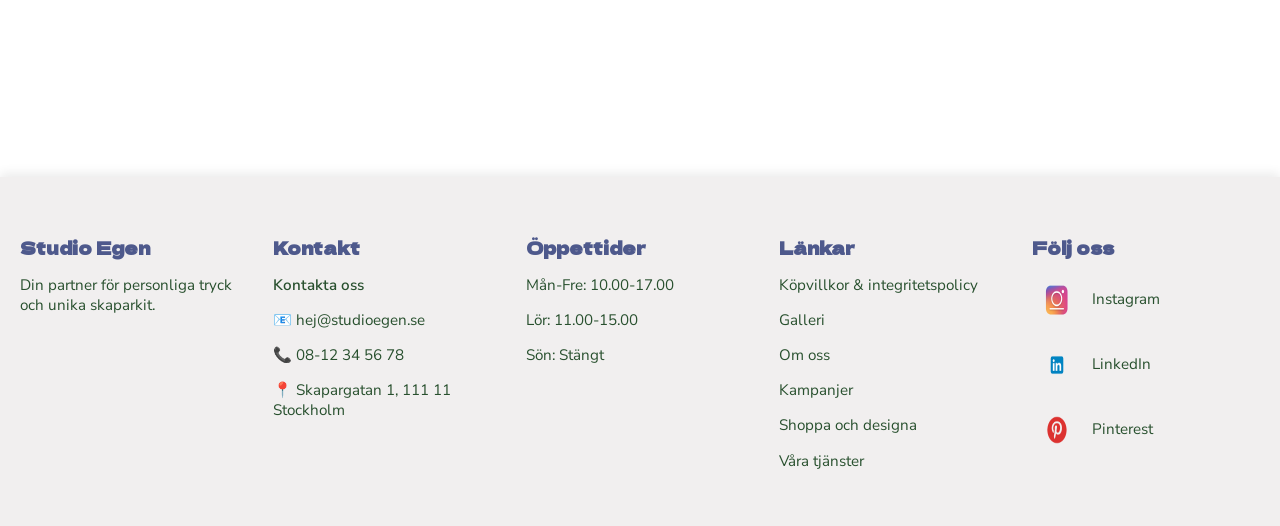
<file: products.html>
<!DOCTYPE html>
<html lang="sv">

<head>
    <meta charset="UTF-8">
    <meta name="viewport" content="width=device-width, initial-scale=1.0">
    <title>Studio-Egen-Galleri</title>

    <!-- Google Fonts -->
    <!-- Används efter önskemål från beställare -->
    <link
        href="https://fonts.googleapis.com/css2?family=Dela+Gothic+One&family=Nunito+Sans:wght@300;400;600&display=swap"
        rel="stylesheet">

    <!-- CSS -->
    <link rel="stylesheet" href="style.css">
</head>

<body class="page-index">

    <!-- HEADER -->
    <header>
        <!-- Vid klick på loggor, hamnar användaren på startisdan -->
        <div class="header-left">
            <a href="index.html"><img src="images/logo-header-icon.svg" alt="Studio Egen logga 1" class="logo-main"></a>
            <a href="index.html"><img src="images/logo-header-text.svg" alt="Studio Egen logga 2"
                    class="logo-secondary"></a>
        </div>

        <!-- Huvudnavigation -->
        <nav class="main-nav">
            <ul>
                <!-- Länkar användare till bestämda sidor -->
                <li><a href="index.html">Hem</a></li>
                <li><a href="services-and-how-it-works.html">Våra tjänster</a></li>
                <li><a href="products.html" class="active">Shoppa & designa</a></li>
                <li><a href="gallery.html">Galleri</a></li>
                <li><a href="campaign.html">Kampanjer</a></li>
                <li><a href="about-us.html">Om oss</a></li>
            </ul>
        </nav>

        <!--- Användarnavigation (kundservice & varukorg) -->
        <nav class="user-nav">
            <ul>
                <!-- Vid klick på respektive länk ska användaren tas till rätt sida -->
                <li>
                    <a href="check-out.html">
                        <img src="images/cart.png" alt="Varukorg" class="nav-icon">
                        Din varukorg
                    </a>
                </li>
                <li>
                    <a href="customerservice.html">
                        <img src="images/phone.png" alt="Kundservice" class="nav-icon">
                        Kundservice
                    </a>
                </li>
            </ul>
        </nav>

    </header>
    <!-- SLUT HEADER -->

    <!-- MAIN -->
    <main>
        <!-- Produktgalleri sektion -->
        <section class="product-gallery">
            <div class="product-gallery-wrapper">
                <h1 class="product-gallery-title">Shoppa här</h1>
                <h2 class="product-gallery-subtitle">Här kan du välja ett färdigt tryck eller skapa din helt egen design
                </h2>
            </div>

            <div class="product-grid">

                <!-- T-shirt -->
                <a href="tshirt-product.html" class="product-link">
                    <article class="product-card tshirts">
                        <h3>Bär din historia</h3>
                        <h4>Personliga tröjor för dig som vill sticka ut</h4>
                        <img src="images/tshirt-two-picture.webp" alt="T-shirt före och efter tryck">
                        <p>Pris från: <strong>149;-</strong></p>
                    </article>
                </a>

                <!-- Posters -->
                <a href="posters-product.html" class="product-link">
                    <article class="product-card posters">
                        <h3>Fånga ögonblicket</h3>
                        <h4>Personliga tryck för dina väggar</h4>
                        <img src="images/poster-two-picture.webp" alt="Poster före och efter tryck">
                        <p>Pris från: <strong>129;-</strong></p>
                    </article>
                </a>

                <!-- Muggar -->
                <a href="cup-product.html" class="product-link">
                    <article class="product-card mugs">
                        <h3>Starta dagen</h3>
                        <h4>Skapa din unika favorit</h4>
                        <img src="images/cup-two-picture.webp" alt="Mugg före och efter tryck">
                        <p>Pris från: <strong>129;-</strong></p>
                    </article>
                </a>

                <!-- Almanacka -->
                <a href="calendar-product.html" class="product-link">
                    <article class="product-card calendar">
                        <h3>Planera mera</h3>
                        <h4>Gör din almenacka personlig</h4>
                        <img src="images/calendar-two-picture.webp" alt="Almanacka före och efter tryck">
                        <p>Pris från: <strong>179;-</strong></p>
                    </article>
                </a>

                <!-- Scarfs -->
                <a href="scarf-product.html" class="product-link">
                    <article class="product-card scarfs">
                        <h3>Fantasin sätter gränser</h3>
                        <h4>Bär din scarf hur du vill</h4>
                        <img src="images/scarfs-two-picture.webp" alt="Scarf före och efter tryck">
                        <p>Pris från: <strong>129;-</strong></p>
                    </article>
                </a>

                <!-- Gör själv-kit -->
                <a href="diy-product.html" class="product-link">
                    <article class="product-card print-kit">
                        <h3>Tryck själv</h3>
                        <h4>Beställ hem kit</h4>
                        <img src="images/tools.webp" alt="Redskap för tryck">
                        <p>Pris från: <strong>649;-</strong></p>
                    </article>
                </a>

            </div>
        </section>
    </main>
    <!-- SLUT MAIN -->

    <!-- FOOTER -->
    <footer>
        <div class="footer-grid">
            <div>
                <h3>Studio Egen</h3>
                <p>Din partner för personliga tryck och unika skaparkit.</p>
            </div>

            <div>
                <h3>Kontakt</h3>
                <p class="contact-title">Kontakta oss</p>
                <p>📧 hej@studioegen.se</p>
                <p>📞 08-12 34 56 78</p>
                <p>📍 Skapargatan 1, 111 11 Stockholm</p>
            </div>

            <div>
                <h3>Öppettider</h3>
                <p>Mån-Fre: 10.00-17.00</p>
                <p>Lör: 11.00-15.00</p>
                <p>Sön: Stängt</p>
            </div>

            <div>
                <h3>Länkar</h3>
                <!-- Köpvillkor har ingen faktiskt sida, enbart till för det visuella -->
                <p><a href="#">Köpvillkor & integritetspolicy</a></p>
                <p><a href="gallery.html">Galleri</a></p>
                <p><a href="about-us.html">Om oss</a></p>
                <p><a href="campaign.html">Kampanjer</a></p>
                <p><a href="products.html">Shoppa och designa</a></p>
                <p><a href="services-and-how-it-works.html">Våra tjänster</a></p>
            </div>

            <div class="footer-social">
                <h3>Följ oss</h3>
                <p><img src="images/instagram.png" alt="Instagram" class="social-icon"> Instagram</p>
                <p><img src="images/linkedin.png" alt="LinkedIn" class="social-icon"> LinkedIn</p>
                <p><img src="images/pinterest.png" alt="Pinterest" class="social-icon"> Pinterest</p>
            </div>
        </div>
    </footer>

</body>

</html>
</file>
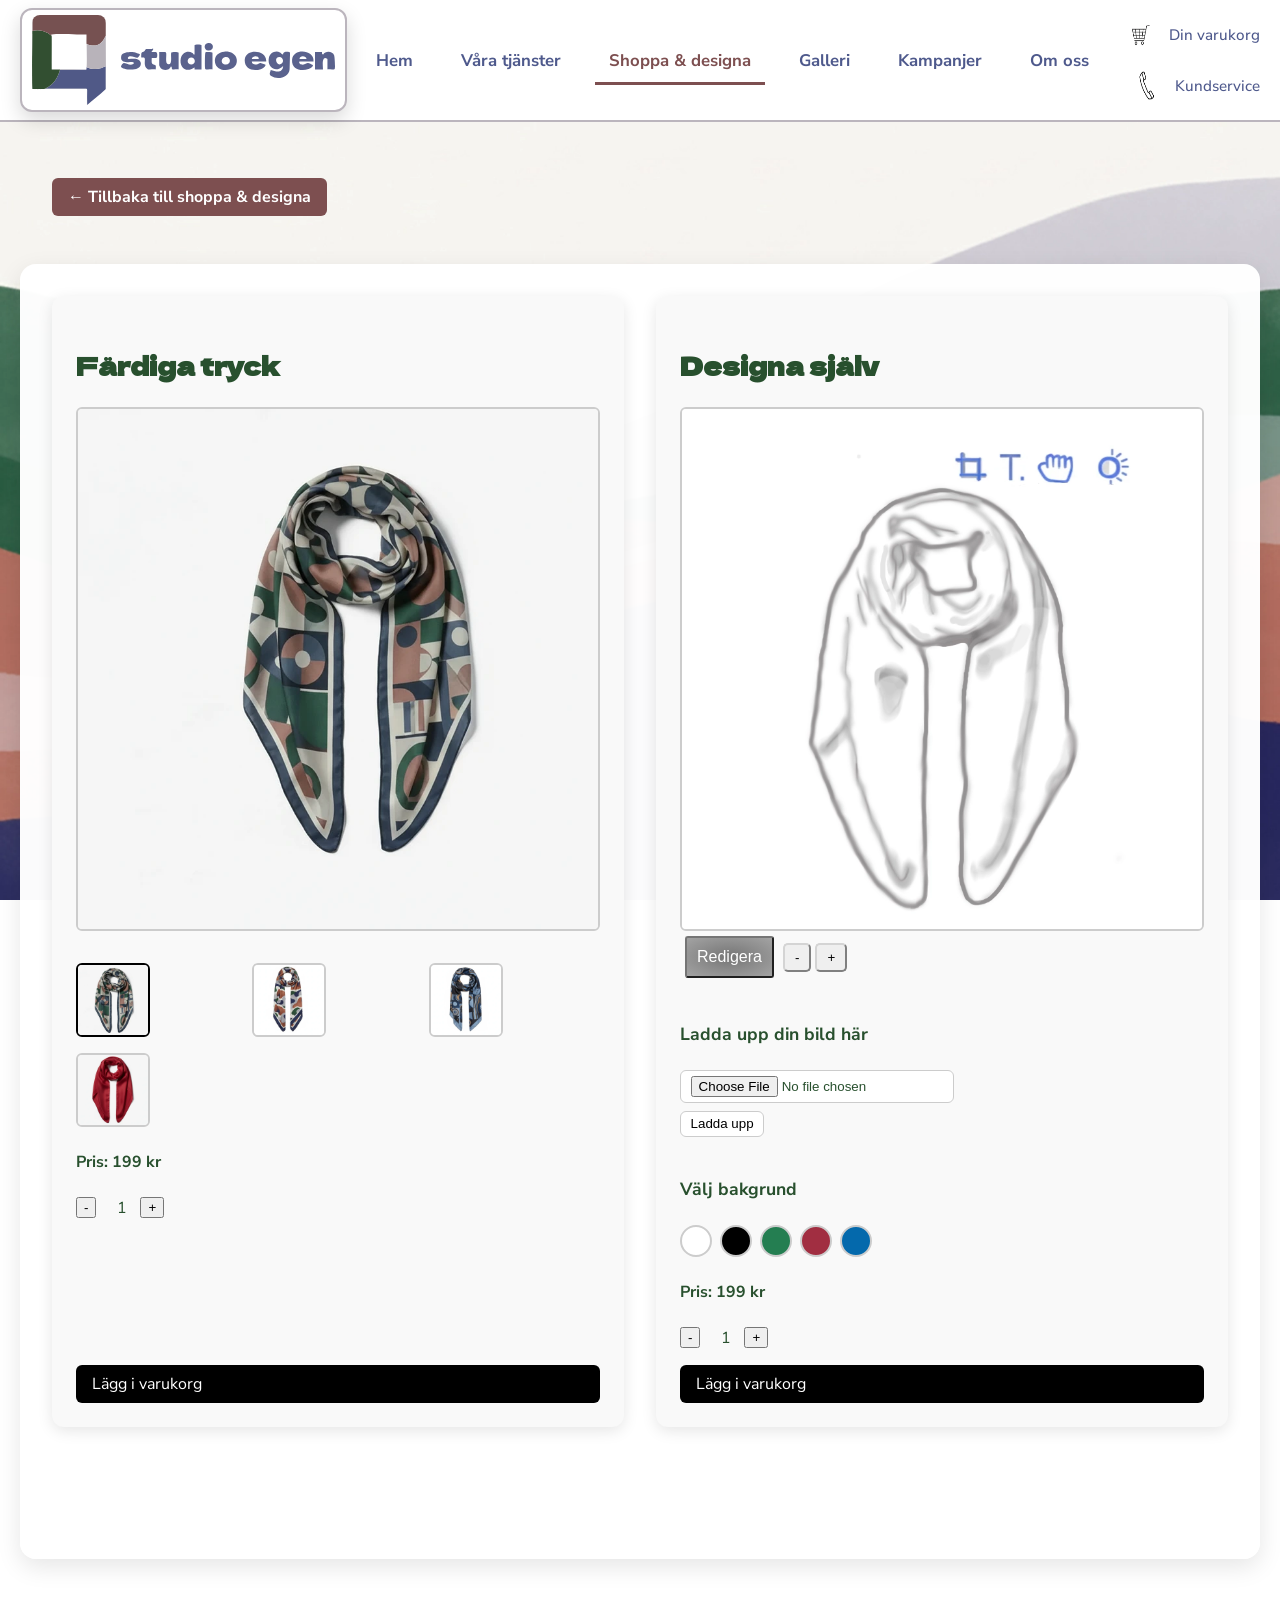
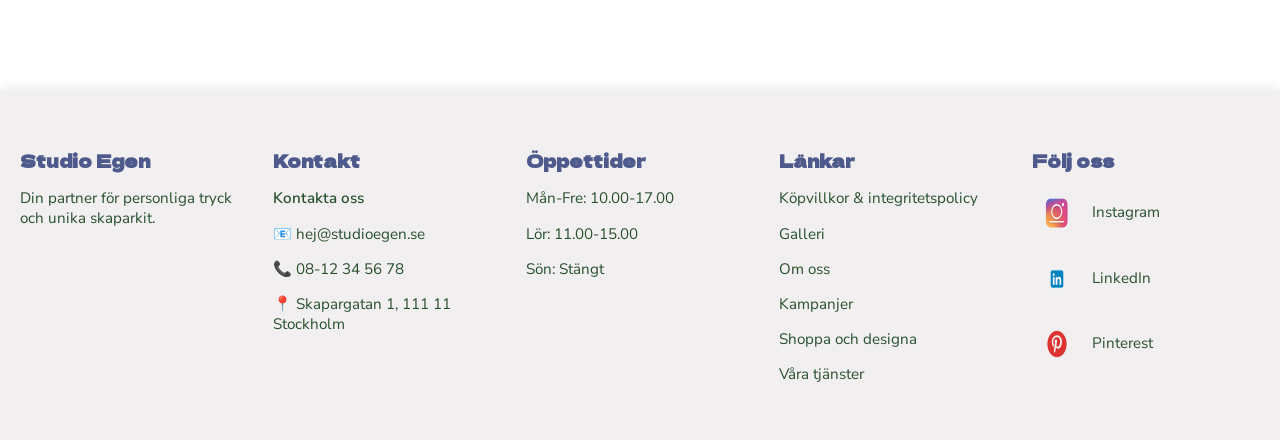
<file: scarf-product.html>
<!DOCTYPE html>
<html lang="sv">

<head>
    <meta charset="UTF-8">
    <meta name="viewport" content="width=device-width, initial-scale=1.0">
    <title>Studio-Egen-Galleri</title>

    <!-- Google Fonts -->
    <!-- Används efter önskemål från beställare -->
    <link
        href="https://fonts.googleapis.com/css2?family=Dela+Gothic+One&family=Nunito+Sans:wght@300;400;600&display=swap"
        rel="stylesheet">

    <!-- CSS -->
    <link rel="stylesheet" href="style.css">
</head>

<body class="page-index">

    <!-- HEADER -->
    <header>
        <!-- Vid klick på loggor, hamnar användaren på startisdan -->
        <div class="header-left">
            <a href="index.html"><img src="images/logo-header-icon.svg" alt="Studio Egen logga 1" class="logo-main"></a>
            <a href="index.html"><img src="images/logo-header-text.svg" alt="Studio Egen logga 2"
                    class="logo-secondary"></a>
        </div>

        <!-- Huvudnavigation -->
        <nav class="main-nav">
            <ul>
                <!-- Länkar användare till bestämda sidor -->
                <li><a href="index.html">Hem</a></li>
                <li><a href="services-and-how-it-works.html">Våra tjänster</a></li>
                <li><a href="products.html" class="active">Shoppa & designa</a></li>
                <li><a href="gallery.html">Galleri</a></li>
                <li><a href="campaign.html">Kampanjer</a></li>
                <li><a href="about-us.html">Om oss</a></li>
            </ul>
        </nav>

        <!--- Användarnavigation (kundservice & varukorg) -->
        <nav class="user-nav">
            <ul>
                <!-- Vid klick på respektive länk ska användaren tas till rätt sida -->
                <li>
                    <a href="check-out.html">
                        <img src="images/cart.png" alt="Varukorg" class="nav-icon">
                        Din varukorg
                    </a>
                </li>
                <li>
                    <a href="customerservice.html">
                        <img src="images/phone.png" alt="Kundservice" class="nav-icon">
                        Kundservice
                    </a>
                </li>
            </ul>
        </nav>

    </header>
    <!-- SLUT HEADER -->

    <!-- MAIN -->
    <main>
        <!-- Tillbaka till shop & designa knapp -->
        <a href="products.html" class="btn-back-to-shop">← Tillbaka till shoppa & designa</a>
        <div class="content-wrapper">

            <!-- Container för vänster och höger block -->
            <div class="product-container">

                <!-- VÄNSTER BLOCK (förtryckt design) -->
                <section class="product-predefined">

                    <h3>Färdiga tryck</h3>

                    <!-- Radio inputs för thumbnails (upp till 10). Gör så att endast en preview i taget visas,
                     beroende på thumbnail klick. Se mer i CSS. -->
                    <input type="radio" name="product-thumb" id="prod1" checked hidden>
                    <input type="radio" name="product-thumb" id="prod2" hidden>
                    <input type="radio" name="product-thumb" id="prod3" hidden>
                    <input type="radio" name="product-thumb" id="prod4" hidden>

                    <!-- Previewbilderna -->
                    <div class="product-previews">
                        <img src="images-shop/shop-scarf-blue.webp" alt="Produkt 1" class="preview preview1">
                        <img src="images-shop/shop-scarf-gallery.webp" alt="Produkt 2" class="preview preview2">
                        <img src="images-shop/shop-scarf-pattern.webp" alt="Produkt 3" class="preview preview3">
                        <img src="images-shop/shop-scarf-red.webp" alt="Produkt 4" class="preview preview4">

                    </div>

                    <!-- Thumbnails -->
                    <div class="product-thumbnails">
                        <label for="prod1"><img src="images-shop/shop-scarf-blue-th.webp" alt="Produkt 1"></label>
                        <label for="prod2"><img src="images-shop/shop-scarf-gallery-th.webp" alt="Produkt 2"></label>
                        <label for="prod3"><img src="images-shop/shop-scarf-pattern-th.webp" alt="Produkt 3"></label>
                        <label for="prod4"><img src="images-shop/shop-scarf-red-th.webp" alt="Produkt 4"></label>

                    </div>

                    <!-- Pris -->
                    <p class="product-price">Pris: 199 kr</p>

                    <!-- Antal -->
                    <div class="product-quantity">
                        <button class="btn-size minus">-</button>
                        <span class="qty-number">1</span>
                        <button class="btn-size plus">+</button>
                    </div>

                    <a href="check-out.html" class="btn-add-to-cart">Lägg i varukorg</a>
                </section>

                <!-- HÖGER BLOCK (designa själv) -->
                <section class="product-custom">

                    <h3>Designa själv</h3>

                    <!-- Previewbild (fast) -->

                    <div class="customize-container">
                        <img src="images-shop/shop-diy-scarf.webp" alt="Egen design" class="product-preview-img">
                        <button class="edit-btn">Redigera</button>
                        <button class="btn-view-size">-</button> <button class="btn-view-size">+</button>
                    </div>

                    <!-- Ladda upp bild -->
                    <h4>Ladda upp din bild här</h4>
                    <form class="upload-form">
                        <input type="file" accept="image/*">
                        <button type="button" class="cta upload-btn">Ladda upp</button>
                    </form>

                    <!-- Färgväljare -->
                    <h4>Välj bakgrund</h4>
                    <div class="color-picker">
                        <input type="radio" name="color" id="color-white" hidden>
                        <label for="color-white" class="color-white"></label>

                        <input type="radio" name="color" id="color-black" hidden>
                        <label for="color-black" class="color-black"></label>

                        <input type="radio" name="color" id="color-green" hidden>
                        <label for="color-green" class="color-green"></label>

                        <input type="radio" name="color" id="color-burgundy" hidden>
                        <label for="color-burgundy" class="color-burgundy"></label>

                        <input type="radio" name="color" id="color-blue" hidden>
                        <label for="color-blue" class="color-blue"></label>
                    </div>

                    <!-- Pris -->
                    <p class="product-price">Pris: 199 kr</p>

                    <!-- Antal -->
                    <div class="product-quantity">
                        <button class="btn-size minus">-</button>
                        <span class="qty-number">1</span>
                        <button class="btn-size plus">+</button>
                    </div>

                    <a href="check-out.html" class="btn-add-to-cart">Lägg i varukorg</a>
                </section>

            </div> <!-- .product-container -->

        </div> <!-- .content-wrapper -->
    </main>
    <!-- SLUT MAIN -->

    <!-- FOOTER -->
    <footer>
        <div class="footer-grid">
            <div>
                <h3>Studio Egen</h3>
                <p>Din partner för personliga tryck och unika skaparkit.</p>
            </div>

            <div>
                <h3>Kontakt</h3>
                <p class="contact-title">Kontakta oss</p>
                <p>📧 hej@studioegen.se</p>
                <p>📞 08-12 34 56 78</p>
                <p>📍 Skapargatan 1, 111 11 Stockholm</p>
            </div>

            <div>
                <h3>Öppettider</h3>
                <p>Mån-Fre: 10.00-17.00</p>
                <p>Lör: 11.00-15.00</p>
                <p>Sön: Stängt</p>
            </div>

            <div>
                <h3>Länkar</h3>
                <p><a href="#">Köpvillkor & integritetspolicy</a></p>
                <p><a href="gallery.html">Galleri</a></p>
                <p><a href="about-us.html">Om oss</a></p>
                <p><a href="campaign.html">Kampanjer</a></p>
                <p><a href="products.html">Shoppa och designa</a></p>
                <p><a href="services-and-how-it-works.html">Våra tjänster</a></p>
            </div>

            <div class="footer-social">
                <h3>Följ oss</h3>
                <p><img src="images/instagram.png" alt="Instagram" class="social-icon"> Instagram</p>
                <p><img src="images/linkedin.png" alt="LinkedIn" class="social-icon"> LinkedIn</p>
                <p><img src="images/pinterest.png" alt="Pinterest" class="social-icon"> Pinterest</p>
            </div>
        </div>
    </footer>

</body>

</html>
</file>
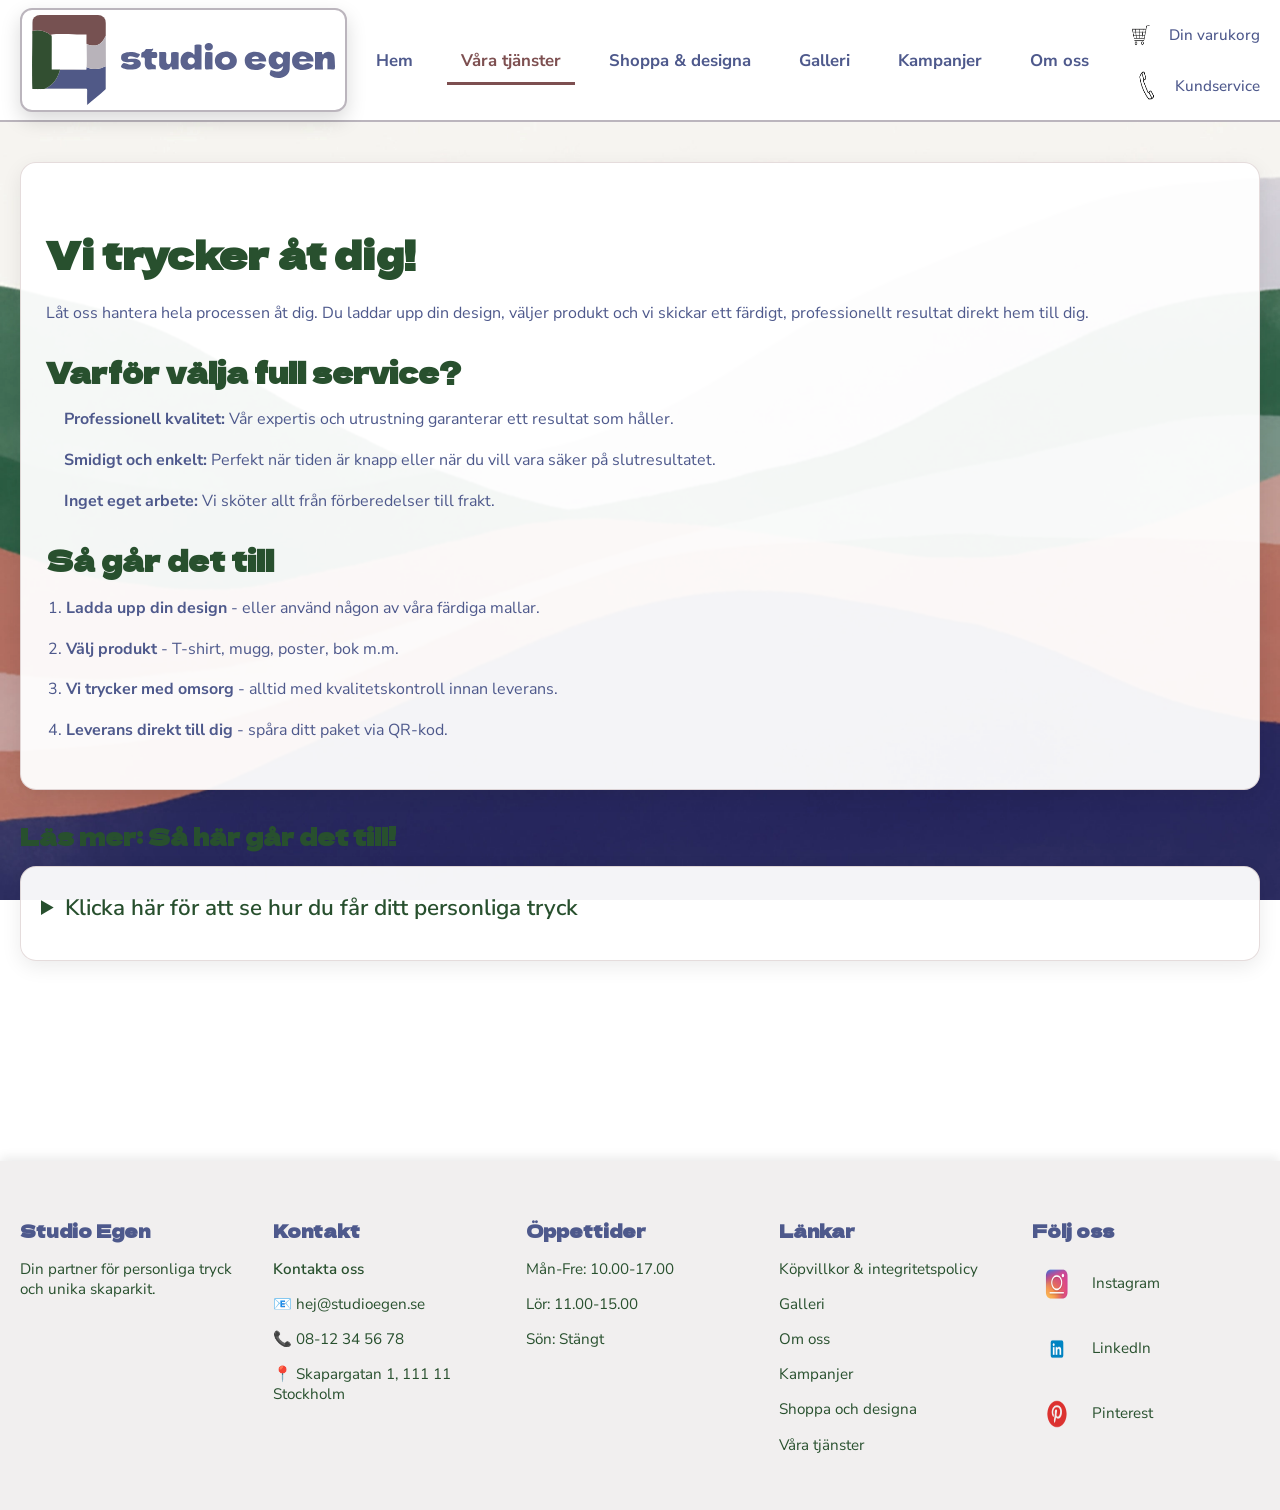
<file: services-and-how-it-works.html>
<!DOCTYPE html>
<html lang="sv">

<head>
    <meta charset="UTF-8">
    <meta name="viewport" content="width=device-width, initial-scale=1.0">
    <title>Studio-Egen-Galleri</title>

    <!-- Google Fonts -->
    <!-- Används efter önskemål från beställare -->
    <link
        href="https://fonts.googleapis.com/css2?family=Dela+Gothic+One&family=Nunito+Sans:wght@300;400;600&display=swap"
        rel="stylesheet">

    <!-- CSS -->
    <link rel="stylesheet" href="style.css">
</head>

<body class="page-index">

    <!-- HEADER -->
    <header>
        <!-- Vid klick på loggor, hamnar användaren på startisdan -->
        <div class="header-left">
            <a href="index.html"><img src="images/logo-header-icon.svg" alt="Studio Egen logga 1" class="logo-main"></a>
            <a href="index.html"><img src="images/logo-header-text.svg" alt="Studio Egen logga 2"
                    class="logo-secondary"></a>
        </div>

        <!-- Huvudnavigation -->
        <nav class="main-nav">
            <ul>
                <!-- Länkar användare till bestämda sidor -->
                <li><a href="index.html">Hem</a></li>
                <li><a href="services-and-how-it-works.html" class="active">Våra tjänster</a></li>
                <li><a href="products.html">Shoppa & designa</a></li>
                <li><a href="gallery.html">Galleri</a></li>
                <li><a href="campaign.html">Kampanjer</a></li>
                <li><a href="about-us.html">Om oss</a></li>
            </ul>
        </nav>

        <!--- Användarnavigation (kundservice & varukorg) -->
        <nav class="user-nav">
            <ul>
                <!-- Vid klick på respektive länk ska användaren tas till rätt sida -->
                <li>
                    <a href="check-out.html">
                        <img src="images/cart.png" alt="Varukorg" class="nav-icon">
                        Din varukorg
                    </a>
                </li>
                <li>
                    <a href="customerservice.html">
                        <img src="images/phone.png" alt="Kundservice" class="nav-icon">
                        Kundservice
                    </a>
                </li>
            </ul>
        </nav>

    </header>
    <!-- SLUT HEADER -->

    <!-- MAIN -->

    <!-- Tjänster, full service -->
    <main>
        <section id="tjanster" class="section-padding">
            <h1>Vi trycker åt dig!</h1>
            <p>Låt oss hantera hela processen åt dig. Du laddar upp din design, väljer produkt och vi skickar ett
                färdigt, professionellt resultat direkt hem till dig.</p>

            <h2>Varför välja full service?</h2>
            <ul>
                <li><strong>Professionell kvalitet:</strong> Vår expertis och utrustning garanterar ett resultat som
                    håller.</li>
                <li><strong>Smidigt och enkelt:</strong> Perfekt när tiden är knapp eller när du vill vara säker på
                    slutresultatet.</li>
                <li><strong>Inget eget arbete:</strong> Vi sköter allt från förberedelser till frakt.</li>
            </ul>

            <h2>Så går det till</h2>
            <ol>
                <li><strong>Ladda upp din design</strong> - eller använd någon av våra färdiga mallar.</li>
                <li><strong>Välj produkt</strong> - T-shirt, mugg, poster, bok m.m.</li>
                <li><strong>Vi trycker med omsorg</strong> - alltid med kvalitetskontroll innan leverans.</li>
                <li><strong>Leverans direkt till dig</strong> - spåra ditt paket via QR-kod.</li>
            </ol>

        </section>

        <!-- Huvudsektion: Så funkar det -->
        <section class="how-it-works">
            <h2>Läs mer: Så här går det till!</h2>

            <details class="steps-toggle">


                <summary>Klicka här för att se hur du får ditt personliga tryck</summary>
                <div class="grid-container-toggle">
                    <div class="item-toggle-text1">
                        <p><strong>Två vägar till samma mål: ditt unika tryck</strong><br>
                            Oavsett om du vill att vi ska sköta allt eller själv vill uppleva skaparglädjen <br>
                            - processen börjar med din idé.
                            Här nedan ser du hur enkelt det är att få fram ditt personliga tryck.</p>

                        <h3>Väg 1: "Vi trycker åt dig" - Full service</h3>
                        <p>För dig som vill ha ett klart, färdigt resultat utan eget arbete</p>

                        <h4>Steg-för-steg:</h4>
                        <ol>
                            <li>
                                Välj produkt & ladda upp design
                                <ul>
                                    <li>Välj bland våra T-shirts, muggar, posters eller andra produkter</li>
                                    <li>Ladda upp din färdiga design eller använd våra mallar</li>
                                </ul>
                            </li>
                            <li>
                                Vi sköter magin
                                <ul>
                                    <li>Vi förbereder och kvalitetskontrollerar ditt tryck</li>
                                    <li>Trycker med omsorg på din utvalda produkt</li>
                                </ul>
                            </li>
                            <li>
                                Färdigt! Du får leverans
                                <ul>
                                    <li>Vi packar och skickar ditt unika alster direkt till dig</li>
                                    <li>Spåra ditt paket via QR-kod</li>
                                </ul>
                            </li>
                        </ol>
                        <a href="products.html" class="cta-button">Visa produkter för full service</a>
                    </div>

                    <img class="item-toggle-img1" src="images/t-shirt-green-blue-square.webp"
                        alt="t-shirt med färdigt tryck" width="400" height="400">

                    <div class="item-toggle-text2">
                        <h3>Väg 2: "Skapa-själv-kit" - Gör-det-själv</h3>
                        <p>För dig som vill spara pengar och uppleva stoltheten av att själv ha skapat</p>

                        <h4>Steg-för-steg:</h4>
                        <ol>
                            <li>
                                Välj kit & ladda upp design
                                <ul>
                                    <li>Välj typ av kit (för textil, papper etc.)</li>
                                    <li>Ladda upp din design - vi förbereder transfertrycket</li>
                                </ul>
                            </li>
                            <li>
                                Få hem ditt kit
                                <ul>
                                    <li>Vi skickar ett kit med ditt färdigtryckta transfer, instruktioner och allt
                                        material du
                                        behöver</li>
                                </ul>
                            </li>
                            <li>
                                Skapa själv - det är enkelt!
                                <ul>
                                    <li>Följ vår tydliga guide för att applicera trycket på dina egna föremål</li>
                                    <li>Upplev meningen med att själv ha skapat något unikt</li>
                                </ul>
                            </li>
                        </ol>
                        <a href="products.html" class="cta-button">Utforska våra skapa-själv-kit</a>
                    </div>

                    <img class="item-toggle-img2" src="images/diy-print2.webp" alt=" färgglatt transfertryck"
                        width="400" height="400">
                </div>
            </details>

        </section>

    </main>
    <!-- SLUT MAIN -->

    <!-- FOOTER -->
    <footer>
        <div class="footer-grid">
            <div>
                <h3>Studio Egen</h3>
                <p>Din partner för personliga tryck och unika skaparkit.</p>
            </div>

            <div>
                <h3>Kontakt</h3>
                <p class="contact-title">Kontakta oss</p>
                <p>📧 hej@studioegen.se</p>
                <p>📞 08-12 34 56 78</p>
                <p>📍 Skapargatan 1, 111 11 Stockholm</p>
            </div>

            <div>
                <h3>Öppettider</h3>
                <p>Mån-Fre: 10.00-17.00</p>
                <p>Lör: 11.00-15.00</p>
                <p>Sön: Stängt</p>
            </div>

            <div>
                <h3>Länkar</h3>
                <!-- Köpvillkor har ingen faktiskt sida, enbart till för det visuella -->
                <p><a href="#">Köpvillkor & integritetspolicy</a></p>
                <p><a href="gallery.html">Galleri</a></p>
                <p><a href="about-us.html">Om oss</a></p>
                <p><a href="campaign.html">Kampanjer</a></p>
                <p><a href="products.html">Shoppa och designa</a></p>
                <p><a href="services-and-how-it-works.html">Våra tjänster</a></p>
            </div>

            <div class="footer-social">
                <h3>Följ oss</h3>
                <p><img src="images/instagram.png" alt="Instagram" class="social-icon"> Instagram</p>
                <p><img src="images/linkedin.png" alt="LinkedIn" class="social-icon"> LinkedIn</p>
                <p><img src="images/pinterest.png" alt="Pinterest" class="social-icon"> Pinterest</p>
            </div>
        </div>
    </footer>

</body>

</html>
</file>
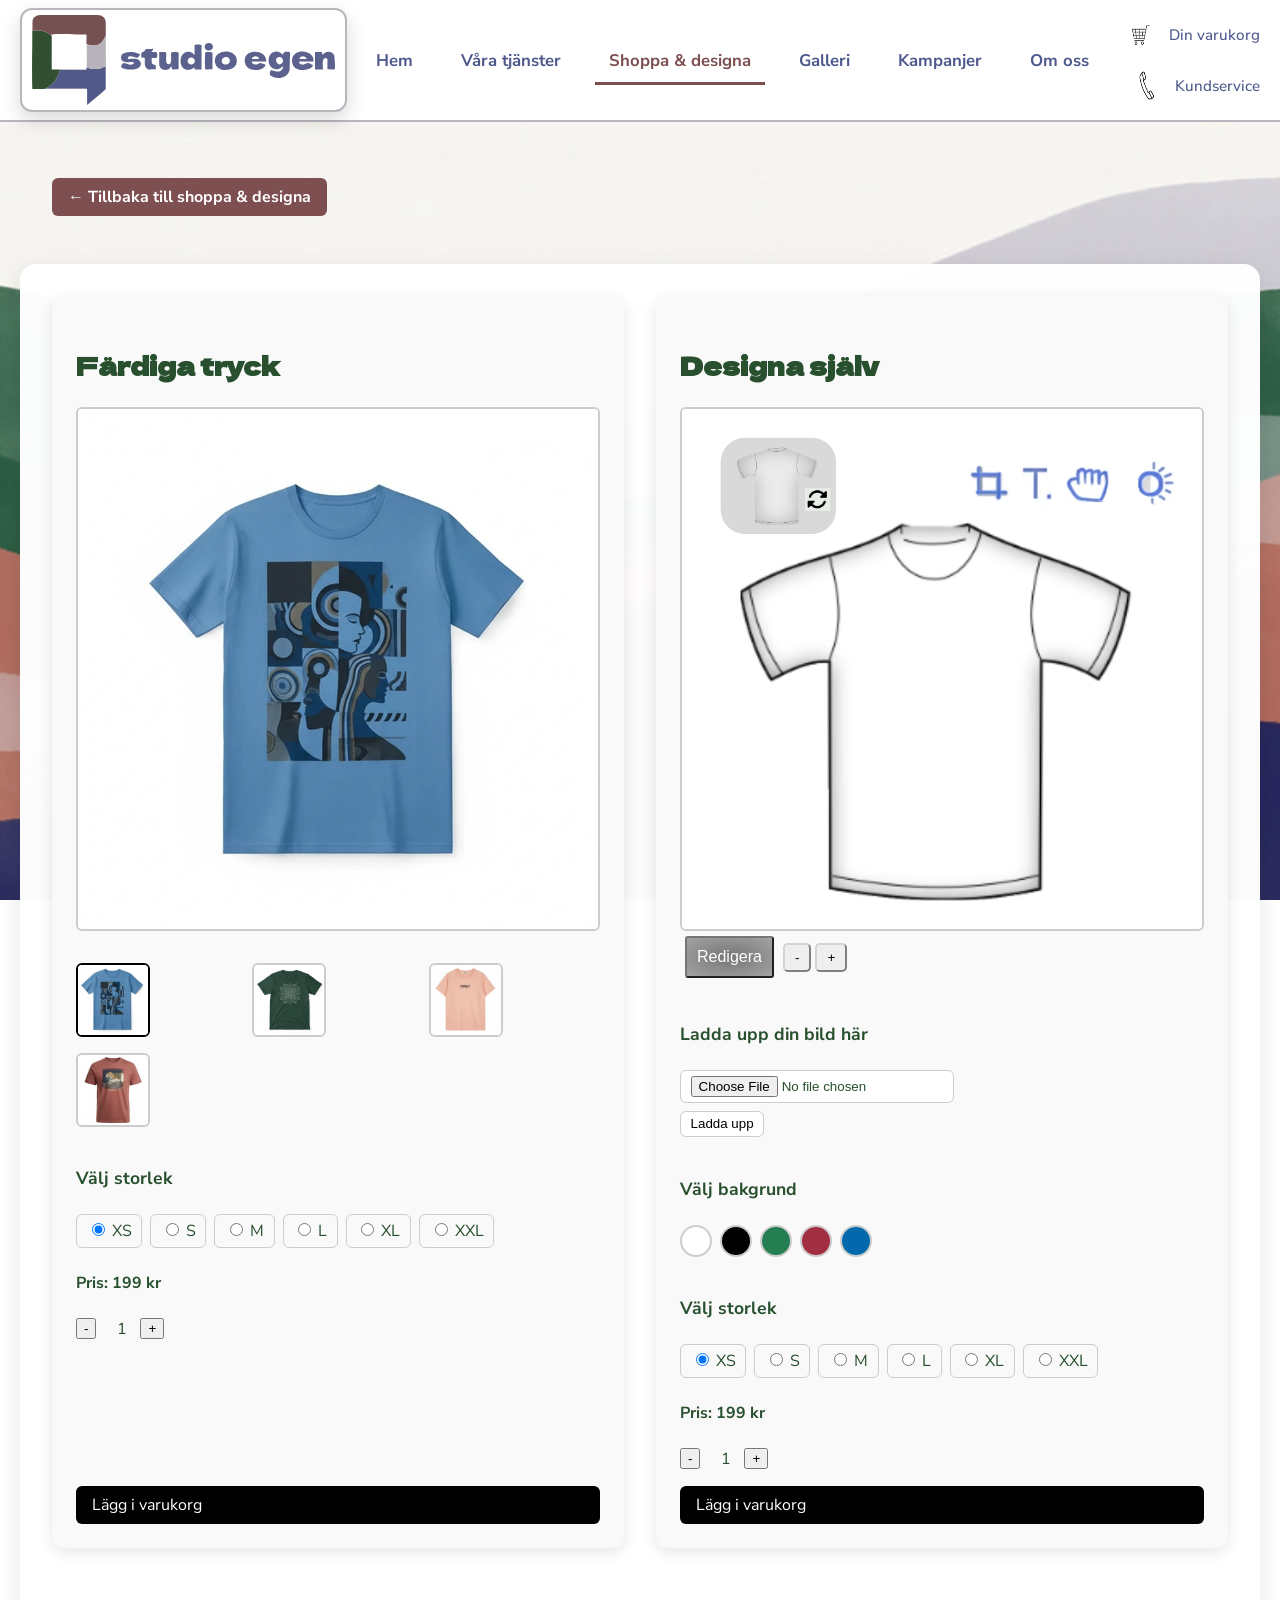
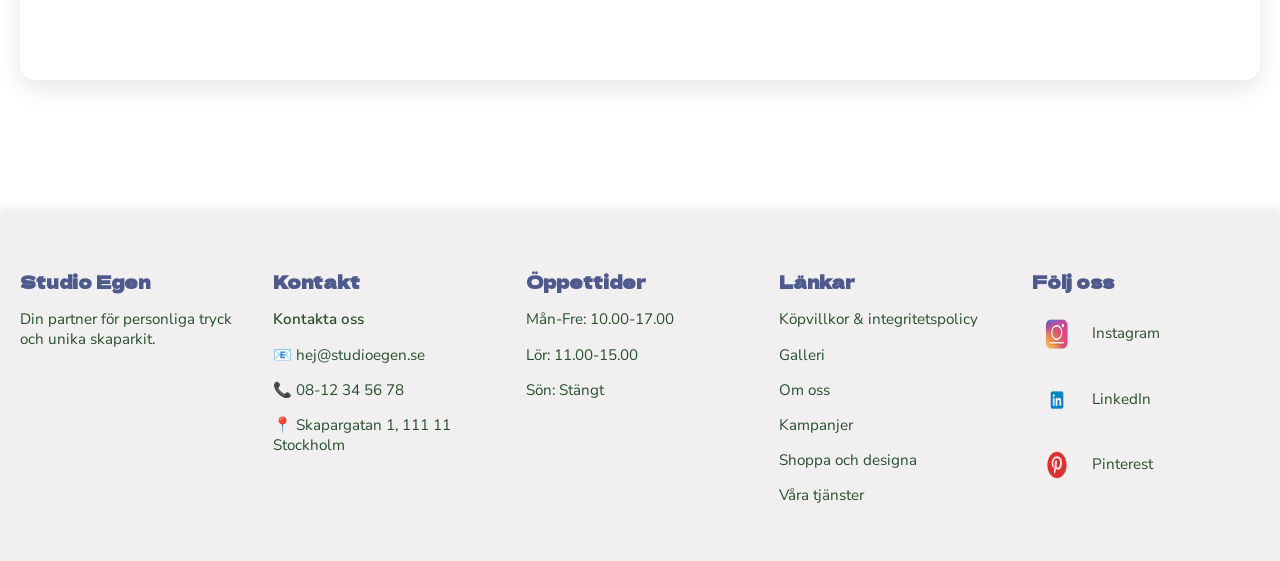
<file: tshirt-product.html>
<!DOCTYPE html>
<html lang="sv">

<head>
    <meta charset="UTF-8">
    <meta name="viewport" content="width=device-width, initial-scale=1.0">
    <title>Studio-Egen-Galleri</title>

    <!-- Google Fonts -->
    <!-- Används efter önskemål från beställare -->
    <link
        href="https://fonts.googleapis.com/css2?family=Dela+Gothic+One&family=Nunito+Sans:wght@300;400;600&display=swap"
        rel="stylesheet">

    <!-- CSS -->
    <link rel="stylesheet" href="style.css">
</head>

<body class="page-index">

    <!-- HEADER -->
    <header>
        <!-- Vid klick på loggor, hamnar användaren på startisdan -->
        <div class="header-left">
            <a href="index.html"><img src="images/logo-header-icon.svg" alt="Studio Egen logga 1" class="logo-main"></a>
            <a href="index.html"><img src="images/logo-header-text.svg" alt="Studio Egen logga 2"
                    class="logo-secondary"></a>
        </div>

        <!-- Huvudnavigation -->
        <nav class="main-nav">
            <ul>
                <!-- Länkar användare till bestämda sidor -->
                <li><a href="index.html">Hem</a></li>
                <li><a href="services-and-how-it-works.html">Våra tjänster</a></li>
                <li><a href="products.html" class="active">Shoppa & designa</a></li>
                <li><a href="gallery.html">Galleri</a></li>
                <li><a href="campaign.html">Kampanjer</a></li>
                <li><a href="about-us.html">Om oss</a></li>
            </ul>
        </nav>

        <!--- Användarnavigation (kundservice & varukorg) -->
        <nav class="user-nav">
            <ul>
                <!-- Vid klick på respektive länk ska användaren tas till rätt sida -->
                <li>
                    <a href="check-out.html">
                        <img src="images/cart.png" alt="Varukorg" class="nav-icon">
                        Din varukorg
                    </a>
                </li>
                <li>
                    <a href="customerservice.html">
                        <img src="images/phone.png" alt="Kundservice" class="nav-icon">
                        Kundservice
                    </a>
                </li>
            </ul>
        </nav>

    </header>
    <!-- SLUT HEADER -->

    <!-- MAIN -->
    <main>
        <!-- Tillbaka till shop & designa knapp -->
        <a href="products.html" class="btn-back-to-shop">← Tillbaka till shoppa & designa</a>
        <div class="content-wrapper">

            <!-- Container för vänster och höger block -->
            <div class="product-container">

                <!-- VÄNSTER BLOCK (förtryckt design) -->
                <section class="product-predefined">

                    <h3>Färdiga tryck</h3>

                    <!-- Radio inputs för thumbnails (upp till 10). Gör att endast en preview visas åt gången -->
                    <input type="radio" name="product-thumb" id="prod1" checked hidden>
                    <input type="radio" name="product-thumb" id="prod2" hidden>
                    <input type="radio" name="product-thumb" id="prod3" hidden>
                    <input type="radio" name="product-thumb" id="prod4" hidden>

                    <!-- Previewbilderna -->
                    <div class="product-previews">
                        <img src="images-shop/shop-tshirt-blue.webp" alt="Produkt 1" class="preview preview1">
                        <img src="images-shop/shop-tshirt-green.webp" alt="Produkt 2" class="preview preview2">
                        <img src="images-shop/shop-tshirt-pink.webp" alt="Produkt 3" class="preview preview3">
                        <img src="images-shop/shop-tshirt-red.webp" alt="Produkt 4" class="preview preview4">
                    </div>

                    <!-- Thumbnails -->
                    <div class="product-thumbnails">
                        <label for="prod1"><img src="images-shop/shop-tshirt-blue-th.webp" alt="Produkt 1"></label>
                        <label for="prod2"><img src="images-shop/shop-tshirt-green-th.webp" alt="Produkt 2"></label>
                        <label for="prod3"><img src="images-shop/shop-tshirt-pink-th.webp" alt="Produkt 3"></label>
                        <label for="prod4"><img src="images-shop/shop-tshirt-red-th.webp" alt="Produkt 4"></label>
                    </div>

                    <!-- Storleksval — tillagd här -->
                    <h4>Välj storlek</h4>
                    <div class="size-picker">
                        <label><input type="radio" name="size-left" checked> XS</label>
                        <label><input type="radio" name="size-left"> S</label>
                        <label><input type="radio" name="size-left"> M</label>
                        <label><input type="radio" name="size-left"> L</label>
                        <label><input type="radio" name="size-left"> XL</label>
                        <label><input type="radio" name="size-left"> XXL</label>
                    </div>

                    <!-- Pris -->
                    <p class="product-price">Pris: 199 kr</p>

                    <!-- Antal -->
                    <div class="product-quantity">
                        <button class="btn-size minus">-</button>
                        <span class="qty-number">1</span>
                        <button class="btn-size plus">+</button>
                    </div>

                    <a href="check-out.html" class="btn-add-to-cart">Lägg i varukorg</a>
                </section>

                <!-- HÖGER BLOCK (designa själv) -->
                <section class="product-custom">

                    <h3>Designa själv</h3>

                    <!-- Previewbild (fast) -->
                    <div class="customize-container">
                        <img src="images-shop/shop-diy-tshirt.webp" alt="Egen design" class="product-preview-img">
                        <button class="edit-btn">Redigera</button>
                        <button class="btn-view-size">-</button> <button class="btn-view-size">+</button>
                    </div>

                    <!-- Ladda upp bild -->
                    <h4>Ladda upp din bild här</h4>
                    <form class="upload-form">
                        <input type="file" accept="image/*">
                        <button type="button" class="cta upload-btn">Ladda upp</button>
                    </form>

                    <!-- Färgväljare -->
                    <h4>Välj bakgrund</h4>
                    <div class="color-picker">
                        <input type="radio" name="color" id="color-white" hidden>
                        <label for="color-white" class="color-white"></label>

                        <input type="radio" name="color" id="color-black" hidden>
                        <label for="color-black" class="color-black"></label>

                        <input type="radio" name="color" id="color-green" hidden>
                        <label for="color-green" class="color-green"></label>

                        <input type="radio" name="color" id="color-burgundy" hidden>
                        <label for="color-burgundy" class="color-burgundy"></label>

                        <input type="radio" name="color" id="color-blue" hidden>
                        <label for="color-blue" class="color-blue"></label>
                    </div>

                    <!-- Storleksval -->
                    <h4>Välj storlek</h4>
                    <div class="size-picker">
                        <label><input type="radio" name="size" checked> XS</label>
                        <label><input type="radio" name="size"> S</label>
                        <label><input type="radio" name="size"> M</label>
                        <label><input type="radio" name="size"> L</label>
                        <label><input type="radio" name="size"> XL</label>
                        <label><input type="radio" name="size"> XXL</label>
                    </div>

                    <!-- Pris -->
                    <p class="product-price">Pris: 199 kr</p>

                    <!-- Antal -->
                    <div class="product-quantity">
                        <button class="btn-size minus">-</button>
                        <span class="qty-number">1</span>
                        <button class="btn-size plus">+</button>
                    </div>

                    <a href="check-out.html" class="btn-add-to-cart">Lägg i varukorg</a>
                </section>

            </div> <!-- .product-container -->

        </div> <!-- .content-wrapper -->
    </main>
    <!-- SLUT MAIN -->

    <!-- FOOTER -->
    <footer>
        <div class="footer-grid">
            <div>
                <h3>Studio Egen</h3>
                <p>Din partner för personliga tryck och unika skaparkit.</p>
            </div>

            <div>
                <h3>Kontakt</h3>
                <p class="contact-title">Kontakta oss</p>
                <p>📧 hej@studioegen.se</p>
                <p>📞 08-12 34 56 78</p>
                <p>📍 Skapargatan 1, 111 11 Stockholm</p>
            </div>

            <div>
                <h3>Öppettider</h3>
                <p>Mån-Fre: 10.00-17.00</p>
                <p>Lör: 11.00-15.00</p>
                <p>Sön: Stängt</p>
            </div>

            <div>
                <h3>Länkar</h3>
                <!-- Köpvillkor har ingen faktiskt sida, enbart till för det visuella -->
                <p><a href="#">Köpvillkor & integritetspolicy</a></p>
                <p><a href="gallery.html">Galleri</a></p>
                <p><a href="about-us.html">Om oss</a></p>
                <p><a href="campaign.html">Kampanjer</a></p>
                <p><a href="products.html">Shoppa och designa</a></p>
                <p><a href="services-and-how-it-works.html">Våra tjänster</a></p>
            </div>

            <div class="footer-social">
                <h3>Följ oss</h3>
                <p><img src="images/instagram.png" alt="Instagram" class="social-icon"> Instagram</p>
                <p><img src="images/linkedin.png" alt="LinkedIn" class="social-icon"> LinkedIn</p>
                <p><img src="images/pinterest.png" alt="Pinterest" class="social-icon"> Pinterest</p>
            </div>
        </div>
    </footer>

</body>

</html>
</file>
<file: style.css>
/* ==== STUDIO EGEN - STYLE.CSS ===== */

/**
* OBS!!!! Endast desktop version. Ej mobilanpassad.
* Kommentarer finns på många ställen inledningsvis. Detta för att förklara funktionen av sådant som
dyker upp första gången. Minskar längre ner i CSS. 
* Eventuella dubletter och överskrivningar p.g.a. många learn by doing. 
*/

/* ==== GENERELLA GRUNDINSTÄLLNINGAR ========================================================================= */

/* Layout bas - påverkar alla element och sidor i projektet, med undantag för enskild överskriving unik 
CSS för specifika sektioner eller sidor. Se specifik CSS för unika delar. */
body {
    margin: 0;
    font-family: 'Nunito Sans', sans-serif;
    /**
    * Bakgrundsfärg
    * Dock använder vi bakgrunds images
    */
    background-color: linear-gradient(180deg, #EFEDED 0%, #F1F1F1 100%);
    /* Textfärg */
    color: #28502E;
}

a {
    text-decoration: none;
    color: inherit;
}

ul {
    list-style: none;
    padding: 0;
    margin: 0;
}

h1,
h2,
h3 {
    font-family: 'Dela Gothic One', sans-serif;
    color: #28502E;
}

/* ===== HEADER ============================================================================================= */

/* Headern är likadan och visas på samtliga sidor. */
header {
    /* Flexbox för att placera innehåll på samma rad */
    display: flex;
    /* Vertikal centrering av headerns innehåll */
    align-items: center;
    /* Placerar elementen med första till vänster och sista till höger */
    justify-content: space-between;
    /* Headerns höjd */
    height: 100px;
    /* Den inre marginal som skapar avstånd mellan elementets (header)innehåll och kanten): 
    10px upp/ned, 20px vänster/höger */
    padding: 10px 20px;
    /* Bakgrundsfärg */
    background-color: #FFF;
    /* Understrykning längst ner i headern */
    border-bottom: 2px solid #BBB5BD;
}

/* Logo sektion inom header */

/* Del av headern som innehåller loggorna (vänster). Huvudlogga (logo-main) och sekundär logga (logo-secondary). */
.header-left {
    display: flex;
    align-items: center;
    /* Avstånd mellan loggorna. */
    gap: 15px;
    padding: 5px 10px;
    /* Yttre ram runt. */
    border: 2px solid #BBB5BD;
    /* Rundade hörn. */
    border-radius: 12px;
    background-color: #FFF;
    /* Skuggning för djup, mindre 3D-effekt. */
    box-shadow: 0 8px 20px rgba(0, 0, 0, 0.15), 0 4px 10px rgba(255, 255, 255, 0.3) inset;
}

/* Huvudlogga (logo-main). */
.logo-main {
    height: 90px;
    /* Blocknivåelement (tar upp hela radens bredd, börjar på ny rad, styrning höjd/bredd/padding/margin)
 för korrekt placering och dimensionering. */
    display: block;
    border-radius: 8px;
    /* Animation vid hover-effekter. */
    transition: transform 0.3s ease, box-shadow 0.3s ease;
}

/* Hover-effekt för huvudlogga (logo-main) */
.logo-main:hover {
    /* Mindre förstoring och rotation. Ger 3D-känsla vid hover. --- */
    transform: scale(1.08) rotateX(2deg) rotateY(2deg);
    box-shadow: 0 12px 25px rgba(0, 0, 0, 0.35);
}

/* Sekundär logga (logo-secondary). */
.logo-secondary {
    height: 35px;
    display: block;
    border-radius: 8px;
    transition: transform 0.3s ease, box-shadow 0.3s ease;
}

/* Hover-effekt för sekundär logga (logo-secondary) */
.logo-secondary:hover {
    transform: scale(1.05) rotateX(2deg) rotateY(2deg);
    box-shadow: 0 10px 20px rgba(0, 0, 0, 0.3);
}


/* Navigationsektion (menyn) inom header */

/* Huvudnavigation (Hem/Våra tjänster/Shoppa & designa/Galleri/Kampanjer/Om oss */
/* Lista som innehåller navigationslänkarna */
.main-nav ul {
    display: flex;
    gap: 20px;
}

/* Stil för varje navigationslänk */
.main-nav a {
    padding: 8px 14px;
    /* Fet stil på texten */
    font-weight: 700;
    /* Textstorlek på länkarna */
    font-size: 1.05rem;
    /* Länkarnas färg */
    color: #4E598C;
    /* För att kunna positionera pseudo-element (virtuellt element, finns ej i HTML men kan stylas) 
    som underline (understrykning) */
    position: relative;
    transition: color 0.3s ease, transform 0.3s ease;
}

/* Hover och aktiv länk-effekt */
.main-nav a:hover,
.main-nav a.active {
    /* Färgändring vid hover/aktiv */
    color: #7D4F50;
    /* Länken förstoras lite vid hover/aktiv */
    transform: scale(1.05);
}

/* Understrykning (underline)-effekt med pseudo-element */
.main-nav a::after {
    /* Innehåll i pseudo-element, tomt men synligt via bakgrund */
    content: '';
    display: block;
    height: 3px;
    width: 0%;
    background-color: #7D4F50;
    transition: width 0.3s ease;
    /* Positionerar pseudo-elementet (::after, virtuellt element, läggs till efter innehållet
    i <a>) absolute, med utgångspunkt från länken (<a>) som det hör till. Detta gör att underline-effekten kan placeras 
    exakt under texten. */
    position: absolute;
    /* Placering under texten */
    bottom: -5px;
    /* Start från vänsterkant */
    left: 0;
}

/* Utvidga understrykning (underline) vid hover/aktiv länk */
.main-nav a:hover::after,
.main-nav a.active::after {
    width: 100%;
}

/**
* Användarnavigation (Varukorg/Kundservice) inom header.
* Listan i användarnavigationen.
*/
.user-nav ul {
    display: flex;
    /* Staplar länkarna i kolumnen  */
    flex-direction: column;
    gap: 6px;
    /* Länkarna placeras mot högerkanten */
    align-items: flex-end;
    font-weight: 500;
    font-size: 0.95rem;
}

/* Länkar i användarnavigationen */
.user-nav a {
    display: flex;
    align-items: center;
    gap: 6px;
    color: #4E598C;
    transition: color 0.3s ease, transform 0.3s ease;
}

/* Hover-effekt på länker */
.user-nav a:hover {
    color: #7D4F50;
}

/* Ikoner (kundvagen och telefonen) i användarnavigationen */
.user-nav .nav-icon {
    width: 45px;
    height: 45px;
    /* Blocknivå men inline för radplacering (inline = placeras i samma rad som andra element) */
    display: inline-block;
    transition: transform 0.3s ease;
}

/* Hover-effekt på ikoner när användaren hovrar över */
.user-nav a:hover .nav-icon {
    /* Förstoring av ikoner vid hover */
    transform: scale(1.1);
}


/* ===== MAIN LAYOUT ======================================================================================== */

/** 
* Allt unikt innehåll (som skiljer sig från sida till sida, till skillnad
 från header och footer som är samma överallt).
* Huvudcontainer (container = element som innehåller annat innehåll) för sidans primära innehåll
 (allt det viktigaste som inte är header/footer).
*/

main {
    padding: 40px 20px;
    /* Max bredd på innehåll */
    max-width: 1400px;
    /* Centrerar main-sektion horisontellt */
    margin: auto;
}

/* Sektioner inuti själva main */
main section {
    /* Avstånd mellan sektionerna */
    margin-bottom: 100px;
}


/* ===== GALLERI SIDA ======================================================================================= */

/* Sektion för färdiga tryck */
#fardiga-tryck {
    padding: 80px 20px;
    background-color: rgba(255, 255, 255, 0.98);
    border-radius: 16px;
    border: 1px solid rgba(125, 79, 80, 0.3);
    box-shadow: 0 8px 25px rgba(0, 0, 0, 0.1);
    /* Fade-in animation */
    animation: fadeBlock 0.8s ease-out forwards;
}

/* Titel (rubrik) inne i sektionen för färdiga tryck */
#fardiga-tryck h2 {
    /* Centrerad rubrik */
    text-align: center;
    /* Bredare bokstavsavstånd */
    letter-spacing: 1px;
    margin-bottom: 10px;
    font-size: 2.6rem;
    /* Utgångsläge för animation */
    opacity: 0;
    /* Lätt uppåt-fade-in */
    animation: fadeInUp 0.9s ease forwards;
    border-bottom: none;
    display: block;
    padding-bottom: 0;
    /* Utrymme under rubriken */
    margin: 0 auto 25px;
}

/* Underrubrik inne i sektionen för färdiga tryck */
#fardiga-tryck p.intro-text {
    text-align: center;
    font-size: 1.2rem;
    /* Begränsad bredd för bättre läsbarhet */
    max-width: 600px;
    /* Centrering + avstånd nedåt */
    margin: 0 auto 35px auto;
    opacity: 0.9;
    color: #4E598C;
    /* Bättre läsbarhet */
    line-height: 1.5;
    /* Senare fade-in */
    animation: fadeInUp 1.2s ease forwards;
}

/* Bildgalleri, masonry-style (olika höga element staplas i smala kolumner och hamnar där det finns plats. */
#fardiga-tryck .gallery {
    /* Fyra kolumner */
    column-count: 4;
    /* Avstånd mellan kolumnerna */
    column-gap: 12px;
}

/* Enskilda galleribilder */
#fardiga-tryck .gallery-item {
    /* Krav för kolumnlayouten */
    display: inline-block;
    width: 100%;
    margin-bottom: 8px;
    transition: transform 0.3s ease, box-shadow 0.3s ease;
}

/* Hover-effekt på galleribilder */
#fardiga-tryck .gallery-item:hover {
    /* Lätt upplyft */
    transform: translateY(-3px);
    box-shadow: 0 15px 25px rgba(0, 0, 0, 0.15);
}


/* Sektionen som visar kunders egna uppladdade bilder */

#kundprojekt {
    padding: 60px 20px;
    background: rgba(255, 255, 255, 0.95);
    /* Kantlinjer: Boxen får rundande hörn */
    border-radius: 16px;
    /* tunn ram för att markera sektionens avgränsning */
    border: 1px solid rgba(125, 79, 80, 0.2);
    box-shadow: 0 6px 20px rgba(0, 0, 0, 0.08);
}

/**
*Grid
* Bildgalleri layouten  
*/
#kundprojekt .gallery {
    /* CSS Grid för att skapa flexibla kolumner */
    display: grid;
    /* Anpassar antal kolumner efter skärmbredd */
    grid-template-columns: repeat(auto-fit, minmax(280px, 1fr));
    gap: 12px;
    margin-top: 20px;
}

/* Varje enskild bilder i galleriet */
#kundprojekt .gallery-item {
    display: flex;
    flex-direction: column;
    justify-content: flex-start;
    transition: transform 0.3s ease, box-shadow 0.3s ease;
}

/* Tillhörande hover-effekt */
#kundprojekt .gallery-item:hover {
    transform: translateY(-3px);
    box-shadow: 0 15px 25px rgba(0, 0, 0, 0.15);
}

/* Bilden i varje galleriobjekt (bilder) */
.gallery-item img {
    width: 100%;
    height: auto;
    display: block;
    border-radius: 8px;
    transform: translateZ(0);
    box-shadow: 0 8px 20px rgba(0, 0, 0, 0.12);
    transition: transform 0.4s ease, box-shadow 0.4s ease;
}

/* Hover-effekt på själva bilden */
.gallery-item img:hover {
    transform: scale(1.08) rotateX(1deg) rotateY(1deg);
    box-shadow: 0 18px 28px rgba(0, 0, 0, 0.18);
}


/* ===== CHECK OUT SIDA ======================================================================================= */

/**
* Mockup uppladdning.
* Stylar formuläret där användaren kan ladda upp fil.
*/
.mock-upload-form {
    display: flex;
    /* Elementen staplas vertikalt */
    flex-direction: column;
    gap: 1rem;
    max-width: 450px;
    margin: 2rem auto 4rem;
    padding: 1.5rem;
    background: rgba(255, 255, 255, 0.85);
    border-radius: 12px;
    box-shadow: 0 4px 12px rgba(0, 0, 0, 0.08);
    text-align: center;
}

main h1 {
    text-align: center;
    width: 100%;
}

/* Stil för etiketten som beskriver uppladdningsfältet */
.mock-upload-form .upload-label {
    font-size: 1.1rem;
    font-weight: 600;
    line-height: 1.4;
}

/* Stil för texten INUTI etiketten */
.mock-upload-form .upload-label span {
    font-size: 0.95rem;
    font-weight: 400;
}

/* Stil för själva filuppladdningsfältet */
.mock-upload-form input[type="file"] {
    display: block;
    margin: 0 auto;
    padding: 0.6rem;
    border-radius: 10px;
    border: 2px solid #ddd;
    background: #fafafa;
    /* Pekare visas som hand vid hover */
    cursor: pointer;
    transition: 0.2s ease-in-out;
}

/* Hover-effekt på filuppladdningsfältet */
.mock-upload-form input[type="file"]:hover {
    border-color: #bbb;
}

/* Stil för uppladdningsknappen */
.mock-upload-form .upload-btn {
    margin-top: 0.5rem;
    width: fit-content;
    align-self: center;
    padding: 0.7rem 1.8rem;
    border-radius: 8px;
}

/**
* Checkout formuläret.
* Still själva checkout-formuläret där användaren anger adress, betalning etc. 
*/
.checkout-form {
    display: block;
    margin: 2rem auto;
    padding: 1.5rem;
    max-width: 600px;
    background: rgba(255, 255, 255, 0.95);
    border-radius: 12px;
    box-shadow: 0 4px 12px rgba(0, 0, 0, 0.08);
}

/* Stylar alla inputfält, select-boxar och textarea i checkout-formuläret */
.checkout-form input,
.checkout-form select,
.checkout-form textarea {
    width: 100%;
    padding: 0.6rem;
    margin-bottom: 1rem;
    border-radius: 6px;
    border: 2px solid #ddd;
    /* --- Inkludering padding i elementets totala bredd --- */
    box-sizing: border-box;
}

/* Stil för köp-knappen i checkout-formuläret */
.checkout-form button {
    padding: 0.7rem 1.8rem;
    border-radius: 8px;
    background-color: #4E598C;
    color: #FFF;
    border: none;
    /* --- Pekare blir hand --- */
    cursor: pointer;
    transition: 0.3s ease;
}

/* Hover-effekt för checkout-knappen */
.checkout-form button:hover {
    background-color: #7D4F50;
}

/**
* Mockup varukorg.
* Stillsättning: hela mockupen av varukorgen på sidan.
*/
.cart-mockup {
    max-width: 400px;
    margin: 2rem auto;
    padding: 1.5rem;
    background: rgba(255, 255, 255, 0.95);
    border-radius: 12px;
    box-shadow: 0 8px 20px rgba(0, 0, 0, 0.15);
    font-family: 'Nunito Sans', sans-serif;
}

/* Stil för rubriken i varukorg-mockupen */
.cart-mockup h3 {
    font-family: 'Dela Gothic One', sans-serif;
    font-size: 1.3rem;
    color: #4E598C;
    margin-bottom: 15px;
}

/* Still för varje enskild produkt i mockup-varukorgen */
.cart-item-mockup {
    display: flex;
    align-items: center;
    margin-bottom: 12px;
    border-bottom: 1px solid #ddd;
    padding-bottom: 10px;
}

/* Bilden på varje produkt i varukorgen */
.cart-item-mockup img {
    width: 60px;
    height: 60px;
    object-fit: cover;
    border-radius: 8px;
    margin-right: 12px;
}

/* Information om produkten (som namn & pris) */
.item-info-mockup p {
    margin: 0;
    font-weight: 600;
}

.item-info-mockup span {
    font-size: 0.9rem;
    color: #666;
}

/* Stil för "ta bort" knappen/länken i varukorgen */
.remove-mockup {
    margin-left: auto;
    cursor: pointer;
    color: #7D4F50;
    font-size: 1.2rem;
}

/* Totalbelopp i varukorg-mockup */
.cart-total-mockup {
    text-align: right;
    font-size: 1.1rem;
    margin-top: 10px;
    font-weight: 700;
}


/* ===== FOOTER =========================================================================================== */

/* Footer bakgrund och grundstil */
footer {
    background-color: #F1EFEF;
    color: #28502E;
    padding: 40px 20px;
    margin-top: 60px;
    font-family: 'Nunito Sans', sans-serif;
    font-size: 0.95rem;
    box-shadow: 0 -4px 10px rgba(0, 0, 0, 0.08);
}

/* --- Rubriker i footern --- */
footer h3 {
    margin-bottom: 8px;
    font-family: 'Dela Gothic One', sans-serif;
    font-size: 1rem;
}

/* TEXT: "Studio Egen. Din partner för personliga tryck och unika skaparkit". */
footer h3:first-child {
    color: #4E598C;
    font-size: 1.1rem;
}

/* Länkar i footern */
footer a {
    color: #28502E;
    text-decoration: none;
    transition: color 0.3s ease;
}

/* Hover-effekt för länkar i footern */
footer a:hover {
    color: #7D4F50;
}

/* Footer grid layout */
.footer-grid {
    /* Använder CSS Grid för layout */
    display: grid;
    grid-template-columns: repeat(auto-fit, minmax(180px, 1fr));
    gap: 25px;
}

/* Sociala medier ikoner i footern */
.footer-social .social-icon {
    width: 50px;
    height: 50px;
    /* Vertikal centrering med texten */
    vertical-align: middle;
    margin-right: 6px;
}

/* Kontakt titel i footern */
.contact-title {
    font-weight: 600;
    margin-bottom: 6px;
}

/* ===== OBS! ANIMATIONER ====================================== */
/* Tillagt efterhand */
/* --- Fade-in uppåt animation --- */
@keyframes fadeInUp {
    from {
        opacity: 0;
        /* Startar osynlig */
        transform: translateY(20px);
        /* Flyttas ner 20px initialt */
    }

    to {
        opacity: 1;
        /* Slutlig opacitet */
        transform: translateY(0);
        /* Slutlig position */
    }
}

/* --- Fade-in block animation --- */
@keyframes fadeBlock {
    from {
        opacity: 0;
        /* Startar osynlig */
    }

    to {
        opacity: 1;
        /* Slutlig opacitet */
    }
}


/* ===== KAMPANJSIDAN SIDA ================================================================================ */

.page-campaign {
    background: #f2f2f2;
    padding-top: 0;
    /* Säkerställer att sidan börjar högst upp. Hade problem med placeringen på enbart denna sidan. */
    margin-top: 0;
}

.campaign-hero {
    text-align: center;
    padding: 70px 20px;
    background: white;
    border-radius: 16px;
    width: 90%;
    margin: 0 auto 50px auto;
    box-shadow: 0 2px 8px rgba(0, 0, 0, 0.05);
}

.campaign-hero h1 {
    font-family: 'Dela Gothic One', sans-serif;
    font-size: 2.4rem;
    margin-bottom: 10px;
}

.campaign-hero p {
    font-family: 'Nunito Sans', sans-serif;
    font-size: 1.1rem;
    color: #555;
}

.campaign-section {
    background: white;
    width: 90%;
    margin: 0 auto 50px auto;
    /* behåll mittjustering och margin-bottom */
    padding: 40px 5%;
    border-radius: 15px;
    box-shadow: 0 2px 8px rgba(0, 0, 0, 0.05);
}

.campaign-section h2 {
    font-family: 'Dela Gothic One';
    font-size: 1.9rem;
    text-align: center;
    margin-top: 0;
    /* tar bort extra utrymme ovanför rubrik */
    margin-bottom: 30px;
}

.campaign-grid {
    display: grid;
    grid-template-columns: repeat(auto-fit, minmax(260px, 1fr));
    gap: 35px;
    justify-items: center;
}

.campaign-card {
    text-align: center;
}

.image-wrapper {
    position: relative;
    overflow: hidden;
    border-radius: 14px;
    box-shadow: 0 2px 10px rgba(0, 0, 0, 0.06);
    background: #fafafa;
}

.image-wrapper img {
    width: 100%;
    display: block;
    object-fit: cover;
    transition: transform 0.4s ease;
}

.image-wrapper:hover img {
    transform: scale(1.03);
}

.soft-tag {
    position: absolute;
    bottom: 12px;
    /* ändrat från top */
    right: 12px;
    /* Ändrat från left */
    background: rgba(255, 255, 255, 0.82);
    padding: 2px 4px;
    border-radius: 20px;
    backdrop-filter: blur(5px);
    font-family: 'Nunito Sans';
    color: #8e0606;
    font-size: 0.6rem;
}

/* ===== OM OSS SIDA  ============================================================================================ */

/* --- Container för section + aside --- */
/* Flexbox används för att placera huvudtext (section) och snabbinfo (aside) bredvid varandra */
.about-page .about-container {
    display: flex;
    /* Flexbox för horisontell layout */
    gap: 40px;
    /* Avstånd mellan section och aside */
    justify-content: space-between;
    /* Jämnt utrymme mellan elementen */
    align-items: flex-start;
    /* Börjar från toppen */
    margin-top: 30px;
    /* Litet avstånd från övre innehåll */
}

/**
* Huvudsektion (Om oss).
* Tar större del av utrymmet.
*/
.about-page .about-us {
    flex: 2;
    /* Tar ca. 2/3 av containerns bredd */
    background-color: rgba(255, 255, 255, 0.95);
    padding: 30px 25px;
    border-radius: 16px;
    border: 1px solid rgba(125, 79, 80, 0.2);
    box-shadow: 0 6px 20px rgba(0, 0, 0, 0.08);
}

/* Rubriker i huvudsektionen */
.about-page .about-us h1 {
    font-size: 2.4rem;
    margin-bottom: 20px;
    text-align: left;
}

.about-page .about-us h2 {
    font-size: 1.8rem;
    margin-top: 25px;
    margin-bottom: 15px;
}

/* Lista i huvudsektionen */
.about-page .about-us ul {
    list-style-type: disc;
    margin-left: 20px;
    line-height: 1.6;
}

/* Aside (Snabbinfo/Kontakt) */
/* Tar mindre del av utrymmet */
.about-page .about-aside {
    flex: 1;
    /* --- Tar ca 1/3 av containerns bredd --- */
    background-color: rgba(255, 255, 255, 0.95);
    padding: 25px 20px;
    border-radius: 16px;
    border: 1px solid rgba(125, 79, 80, 0.2);
    box-shadow: 0 6px 20px rgba(0, 0, 0, 0.08);
}

/* Rubriker i aside */
.about-page .about-aside h2 {
    font-size: 1.6rem;
    margin-bottom: 15px;
}

.about-page .about-aside h3 {
    font-size: 1.4rem;
    margin-top: 20px;
    margin-bottom: 10px;
}

/* Text i aside */
.about-page .about-aside p {
    font-size: 1rem;
    line-height: 1.5;
    margin-bottom: 10px;
}

/**
*Tillagt i efterhand.
* Lätt hover-effekt på både section och aside.
*/
.about-page .about-us:hover,
.about-page .about-aside:hover {
    transform: translateY(-2px);
    box-shadow: 0 10px 20px rgba(0, 0, 0, 0.12);
    transition: transform 0.3s ease, box-shadow 0.3s ease;
}

/* ===== KUNDSERVICE SIDA ========================================================================================= */

/* Container för huvudsektion + Q&A aside */
.customer-service-page .customer-container {
    display: flex;
    /* Flexbox för horisontell layout */
    gap: 40px;
    /* Avstånd mellan main och aside */
    justify-content: space-between;
    align-items: flex-start;
    margin-top: 30px;
}

/* Huvudsektionen (kontakttext + öppettider) */
.customer-service-page .customer-main {
    flex: 2;
    /* Tar ca 2/3 av bredden */
    background-color: rgba(255, 255, 255, 0.95);
    padding: 30px 25px;
    border-radius: 16px;
    border: 1px solid rgba(125, 79, 80, 0.2);
    box-shadow: 0 6px 20px rgba(0, 0, 0, 0.08);
}

/* Rubriker i huvudsektionen */
.customer-service-page .customer-main h1 {
    font-size: 2.4rem;
    margin-bottom: 20px;
    text-align: left;
}

.customer-service-page .customer-main h2 {
    font-size: 1.8rem;
    margin-top: 25px;
    margin-bottom: 15px;
}

/* Stycken i huvudsektionen */
.customer-service-page .customer-main p {
    font-size: 1rem;
    line-height: 1.6;
    margin-bottom: 15px;
}

/* Specifik styling för öppettider */
.customer-service-page .customer-main .opening-hours {
    background-color: rgba(240, 240, 240, 0.6);
    padding: 15px 18px;
    border-radius: 12px;
    box-shadow: 0 4px 12px rgba(0, 0, 0, 0.08);
    margin-top: 20px;
    line-height: 1.5;
}

/* Q&A / FAQ aside */
.customer-service-page .customer-faq {
    flex: 1;
    /* Tar ca 1/3 av bredden */
    background-color: rgba(255, 255, 255, 0.95);
    padding: 25px 20px;
    border-radius: 16px;
    border: 1px solid rgba(125, 79, 80, 0.2);
    box-shadow: 0 6px 20px rgba(0, 0, 0, 0.08);
}

/* Rubrik för Q&A */
.customer-service-page .customer-faq h2 {
    font-size: 1.6rem;
    margin-bottom: 20px;
}

/* Enskilda Q&A-frågor */
.customer-service-page .customer-faq .faq-item {
    background-color: rgba(240, 240, 240, 0.6);
    padding: 15px 18px;
    border-radius: 12px;
    box-shadow: 0 4px 12px rgba(0, 0, 0, 0.08);
    margin-bottom: 18px;
    transition: transform 0.3s ease, box-shadow 0.3s ease;
}

/* Hover-effekt på varje FAQ-fråga */
.customer-service-page .customer-faq .faq-item:hover {
    transform: translateY(-2px);
    box-shadow: 0 8px 20px rgba(0, 0, 0, 0.15);
}

/* Frågor */
.customer-service-page .customer-faq .faq-item h3 {
    font-size: 1.4rem;
    margin-bottom: 8px;
    color: #28502E;
}

/* Svar */
.customer-service-page .customer-faq .faq-item p {
    font-size: 1rem;
    line-height: 1.6;
    color: #4E598C;
    margin: 0;
}

/* Lätt hover-effekt på både main och FAQ */
.customer-service-page .customer-main:hover,
.customer-service-page .customer-faq:hover {
    transform: translateY(-2px);
    box-shadow: 0 10px 20px rgba(0, 0, 0, 0.12);
    transition: transform 0.3s ease, box-shadow 0.3s ease;
}

/* ===== VÅRA TJÄNSTER (Så funkar det) SIDA =======================================================================*/

/* Hela sektionen */
#tjanster {
    background-color: rgba(255, 255, 255, 0.95);
    padding: 30px 25px;
    border-radius: 16px;
    border: 1px solid rgba(125, 79, 80, 0.2);
    box-shadow: 0 6px 20px rgba(0, 0, 0, 0.08);
    margin-bottom: 30px;
    transition: transform 0.3s ease, box-shadow 0.3s ease;
}

/* Hover-effekt */
#tjanster:hover {
    transform: translateY(-2px);
    box-shadow: 0 10px 20px rgba(0, 0, 0, 0.12);
}

/* Rubriker i sektionen */
#tjanster h1 {
    font-size: 2.4rem;
    margin-bottom: 20px;
    text-align: left;
}

#tjanster h2 {
    font-size: 1.8rem;
    margin-top: 25px;
    margin-bottom: 15px;
}

/* Stycken och listor */
#tjanster p,
#tjanster li {
    font-size: 1rem;
    line-height: 1.6;
    margin-bottom: 15px;
    color: #4E598C;
}

/* Listor */
#tjanster ol {
    padding-left: 20px;
    margin-bottom: 10px;
}

#tjanster ul {
    padding-left: 18px;
    margin-bottom: 10px;
}

/* ===== Container för drop-down sektionen ===== */
.how-it-works {
    margin-top: 30px;
    font-family: 'Nunito Sans', sans-serif;
    color: #4E598C;

}

.grid-container-toggle {
    display: grid;
    grid-template-columns: 2;
    margin-right: 20px;
    margin-left: 20px;
    row-gap: 1rem;
}

.item-toggle-text {
    grid-column: 1;

}

.item-toggle-img1 {
    grid-column: 2;
    align-self: end;
    border-radius: 8px;

}

.item-toggle-text2 {
    grid-column: 1;
}

.item-toggle-img2 {
    grid-column: 2;
    margin-top: 20px;
    border-radius: 8px;
}

/* Huvudrubrik & underrubriker i drop-down */
.how-it-works h1,
.how-it-works h2 {
    font-weight: 600;
    margin-bottom: 15px;
    line-height: 1.3;
}

/* <details> som kort */
.how-it-works details.steps-toggle {
    background-color: rgba(255, 255, 255, 0.95);
    padding: 25px 20px;
    border-radius: 16px;
    border: 1px solid rgba(125, 79, 80, 0.2);
    box-shadow: 0 6px 20px rgba(0, 0, 0, 0.08);
    transition: transform 0.3s ease, box-shadow 0.3s ease;
}

/* Hover-effekt */
.how-it-works details.steps-toggle:hover {
    transform: translateY(-2px);
    box-shadow: 0 10px 20px rgba(0, 0, 0, 0.12);
}

/* Summary (har klickbar rubrik) */
.how-it-works details summary {
    font-size: 1.4rem;
    font-weight: 600;
    cursor: pointer;
    margin-bottom: 12px;
    color: #28502E;
    outline: none;
}

/* Ta bort standardtriangel */
.how-it-works details summary::-webkit-details-marker {
    display: none;
}

/* Text och listor inuti details */
.how-it-works details p,
.how-it-works details li {
    font-size: 1rem;
    line-height: 1.6;
    margin-bottom: 10px;
    color: #4E598C;
}

/* Rubriker inuti details */
.how-it-works details h3 {
    font-size: 1.4rem;
    color: #28502E;
    margin-top: 15px;
    margin-bottom: 8px;
}

.how-it-works details h4 {
    font-size: 1.2rem;
    font-weight: 600;
    margin-top: 12px;
    margin-bottom: 6px;
}

/* Listor */
.how-it-works details ol {
    padding-left: 20px;
    margin-bottom: 10px;
}

.how-it-works details ul {
    padding-left: 18px;
    margin-top: 5px;
    margin-bottom: 10px;
}

/* CTA-knappar */
.how-it-works .cta-button {
    display: inline-block;
    margin-top: 15px;
    background-color: #28502E;
    color: #fff;
    padding: 10px 16px;
    border-radius: 8px;
    text-decoration: none;
    font-weight: 600;
    transition: background-color 0.3s ease;
}

.how-it-works .cta-button:hover {
    background-color: #3a6b40;
}

.how-img-container {
    display: flex;
    justify-content: space-around;
}

/* ===== TILLAGT I EFTERHAND ======================================================================================== */
/* ---- Bakgrundsbilder per varje unik sida ---- */

/* Galleri-sidan */
body.page-gallery {
    background-image: url('images/backgruond2.webp');
    /* Bildfilens plats */
    background-size: cover;
    /* Täcker hela sidan */
    background-position: center;
    /* Centrerad bild */
    background-repeat: no-repeat;
    /* Ingen upprepning */
    background-attachment: fixed;
    /* Får bilden att ligga still vid scroll */
}

/* Våra tjänster-sidan */
body.page-services {
    background-image: url('images-background/background1.webp');
    background-size: cover;
    background-position: center;
    background-repeat: no-repeat;
    background-attachment: fixed;
}

/* Kundservice-sidan */
body.page-customerservice {
    background-image: url('images-background/backgruond2.webp');
    background-size: cover;
    background-position: center;
    background-repeat: no-repeat;
    background-attachment: fixed;
}

/* Om oss-sidan */
body.page-about-us {
    background-image: url('images-background/background1.webp');
    background-size: cover;
    background-position: center;
    background-repeat: no-repeat;
    background-attachment: fixed;
}

/* Varukorg-sidan */
body.page-check-out {
    background-image: url('images-background/background1.webp');
    background-size: cover;
    background-position: center;
    background-repeat: no-repeat;
    background-attachment: fixed;
}

/* Muggprodukt-sidan */
body.page-cup-product {
    background-image: url('images-background/background1.webp');
    background-size: cover;
    background-position: center;
    background-repeat: no-repeat;
    background-attachment: fixed;
}

/* DYI-sidan */
body.page-dyi-product {
    background-image: url('images-background/background1.webp');
    background-size: cover;
    background-position: center;
    background-repeat: no-repeat;
    background-attachment: fixed;
}

/* Index(startsida)-sidan */
body.page-index {
    background-image: url('images-background/backgruond2.webp');
    background-size: cover;
    background-position: center;
    background-repeat: no-repeat;
    background-attachment: fixed;
}

/* Produkt-sidan */
body.page-products {
    background-image: url('images-background/backgruond2.webp');
    background-size: cover;
    background-position: center;
    background-repeat: no-repeat;
    background-attachment: fixed;
}

/* T-shirt-product-sidan */
body.page-tshirt-product {
    background-image: url('images-background/background1.webp');
    background-size: cover;
    background-position: center;
    background-repeat: no-repeat;
    background-attachment: fixed;
}

/* Poster sidan */
body.page-posters-product {
    background-image: url('images-background/backgruond2.webp');
    background-size: cover;
    background-position: center;
    background-repeat: no-repeat;
    background-attachment: fixed;
}

/* Scarf sidan */
body.page-scarf-product {
    background-image: url('images-background/backgruond2.webp');
    background-size: cover;
    background-position: center;
    background-repeat: no-repeat;
    background-attachment: fixed;
}

/* Calender (almanacka) sidan */
body.page-calendar-product {
    background-image: url('images-background/backgruond2.webp');
    background-size: cover;
    background-position: center;
    background-repeat: no-repeat;
    background-attachment: fixed;
}

/* Kampanj sidan */
body.page-campaign {
    background-image: url('images-background/backgruond2.webp');
    background-size: cover;
    background-position: center;
    background-repeat: no-repeat;
    background-attachment: fixed;
}


/* ===== INDEX (Startsida) SIDA ================================================================================== */
.index-page .container-intro-img {
    display: grid;
    grid-template-columns: 1fr 1fr;
    gap: 2rem;
    align-items: center;
}

.index-page .item-intro h1 {
    font-size: 2.5rem;
}

.index-page .item-intro h2 {
    font-size: 1.5rem;
    font-weight: 300;
}

.index-page .item-intro p {
    margin-bottom: 1rem;
}

.index-page .list-index,
.index-page .list-aboutus {
    list-style: disc;
}

.index-page .product-link {
    display: inline-block;
    margin-top: 1rem;
    margin-right: 1rem;
}

/* VIDARE ARBETE MED MAIN PAGE!*/
/* ==== INDEX (Startsida) SIDA ==== */
.index-page .container-intro-img {
    display: grid;
    grid-template-columns: 1fr 1fr;
    gap: 2rem;
    align-items: center;
}

/* --- Intro-text (vänster block) --- */
.index-page .item-intro {
    position: relative;
    /* för eventuell overlay */
    background: rgba(255, 255, 255, 0.9);
    /* ljus bakgrund bakom text */
    padding: 1rem 1.5rem;
    border-radius: 12px;
}

/* Rubriker och text */
.index-page .item-intro h1 {
    font-size: 2.5rem;
    margin-bottom: 0.5rem;
    text-align: left;
}

.index-page .item-intro h2 {
    font-size: 1.5rem;
    font-weight: 300;
    margin-bottom: 1rem;
}

.index-page .item-intro p {
    margin-bottom: 1rem;
}

/* Listor i intro och about us */
.index-page .list-index,
.index-page .list-aboutus {
    list-style: disc;
    padding-left: 1.5rem;
    margin-bottom: 1rem;
}

/* Produktlänkar */
.index-page .product-link {
    display: inline-block;
    margin-top: 1rem;
    margin-right: 1rem;
    padding: 0.5rem 1rem;
    background-color: #4E598C;
    color: #fff;
    text-decoration: none;
    border-radius: 6px;
    transition: 0.2s ease;
}

.index-page .product-link:hover {
    background-color: #333;
}

/* Bilder index */
.index-page .item-img img.chair-and-poster {
    width: 100%;
    max-width: 1400px;
    border-radius: 12px;
}

/* Område "Vår passion..." */
.index-page section {
    margin-top: 2rem;
    position: relative;
    background-color: rgba(255, 255, 255, 0.9);
    /* bakgrund bakom text */
    padding: 1.5rem;
    border-radius: 12px;
    text-align: left;
}

/* CTA-CARDS (klickbara bild-länkar) */
.cta-cards {
    display: grid;
    grid-template-columns: repeat(auto-fit, minmax(220px, 1fr));
    gap: 2rem;
    margin: 3rem 0;
}

.cta-card {
    display: block;
    text-align: center;
    text-decoration: none;
    color: inherit;
    border-radius: 12px;
    overflow: hidden;
    border: 1px solid #ddd;
    padding-bottom: 1rem;
    transition: transform 0.2s ease, box-shadow 0.2s ease;
    position: relative;
}

.cta-card img {
    width: 100%;
    height: 400px;
    object-fit: cover;
}

.cta-card:hover {
    transform: translateY(-5px);
    box-shadow: 0 8px 20px rgba(0, 0, 0, 0.15);
}

/* Text-overlay på CTA-Cards */
.cta-card .card-text {
    position: absolute;
    bottom: 0;
    left: 0;
    width: 100%;
    background: rgba(0, 0, 0, 0.5);
    color: #fff;
    padding: 0.5rem;
    box-sizing: border-box;
    text-align: center;
}

.container-bottom-index {
    display: flex;
    align-items: flex-start; /* Alla block startar i toppen */
    gap: 2rem;               /* Avstånd mellan blocken */
    margin-top: 30px;
}

/* Vänster text */
.about-index {
    max-width: 500px;
    line-height: 1.6;
}

/* Logga i mitten */
.why-us-image {
    display: flex;
    align-items: center;
}

.why-us-img {
    max-width: 120px; /* justera storleken */
    height: auto;
}

/* Höger text */
.why-us-index {
    max-width: 300px;
    padding: 20px;
    background-color: white;
    border-radius: 8px;
    box-shadow: 0 8px 20px rgba(0, 0, 0, 0.15);
    margin-left: auto;
    
}

/* OBS! storlek på logga (bild). Syntes inte annars */

/* Logga i mitten */
.why-us-image {
    display: flex;
    align-items: center;
}
  
/*scroll bilder-länst ner*/
div.img-scroll-container {
    background-color: rgba(0, 0, 0, 0.5);
    overflow: auto;
    white-space: nowrap;
    padding: 10px;
}

div.scroll-container img {
    padding: 10px;
    margin: 10px;
}

/* Recensioner*/

/* Bakgrund för hela recensioner-sektionen */
.aside-reviews {
    display: flex;
    align-content: center;
    justify-content: space-around;
    margin-top: 2rem;
    padding: 2rem;                 
    background-color: #4E598C;    
    border-radius: 12px;           
    gap: 1rem;                      
}

/* Varje recension */
.review-item {
    display: flex;
    flex-direction: column;
    align-items: center;
    justify-content: center;
    padding: 20px;
    background-color: #F1F1F1;     
    box-shadow: 0 10px 20px rgba(0, 0, 0, 0.12);
    border-radius: 8px;
    max-width: 250px;
    min-height: 250px;
    text-align: center;
}

/* Bilden i recensionen */
.review-img {
    display: block;
    margin: auto;
}

/* Stjärnor */
.stars {
    text-align: center;
}


/* ===== PRODUKT (där användaren kan välja produkter) SIDA ======================================================= */

.product-gallery-wrapper {
    text-align: center;
    margin-bottom: 2rem;
}

/* Huvudrubrik */
.product-gallery-wrapper .product-gallery-title {
    font-family: 'Dela Gothic One', cursive;
    font-size: 2.5rem;
    color: #4E598C;
    text-shadow: 1px 1px 3px rgba(0, 0, 0, 0.3);
    opacity: 0;
    animation: fadeInUp 0.9s ease forwards;
    animation-delay: 0s;
}

/* Underrubrik */
.product-gallery-wrapper .product-gallery-subtitle {
    font-size: 1.4rem;
    margin-top: 0.5rem;
    color: #4E598C;
    text-shadow: 1px 1px 3px rgba(0, 0, 0, 0.3);
    opacity: 0;
    animation: fadeInUp 0.9s ease forwards;
    animation-delay: 0.3s;

      /* Bakgrund runt texten */
    display: inline-block;
    background-color: #fff; 
    padding: 2px 6px;                     
    border-radius: 4px;                   
}

/* Grid för alla produkter */
.product-grid {
    display: grid;
    grid-template-columns: repeat(3, 1fr);
    gap: 2rem;
    padding: 2rem;
}

/* Länkar runt varje produkt */
.product-link {
    display: block;
    text-decoration: none;
}

/* Produktkort */
.product-card {
    display: flex;
    flex-direction: column;
    justify-content: flex-start;
    text-align: center;
    padding: 1.5rem;
    border-radius: 16px;
    background-color: rgba(255, 255, 255, 0.98);
    border: 1px solid rgba(125, 79, 80, 0.3);
    box-shadow: 0 8px 25px rgba(0, 0, 0, 0.1);
    min-height: 500px;
}

/* Bilden i kortet med hover-zoom */
.product-card img {
    width: 100%;
    aspect-ratio: 16 / 9;
    object-fit: cover;
    border-radius: 12px;
    margin-bottom: 1rem;
    flex-shrink: 0;
    transform: translateZ(0);
    transition: transform 0.4s ease, box-shadow 0.4s ease;
}

/* Hover på bilden */
.product-card img:hover {
    transform: scale(1.08) rotateX(1deg) rotateY(1deg);
    box-shadow: 0 18px 28px rgba(0, 0, 0, 0.18);
}

/* Produkttitlar */
.product-card h3 {
    font-size: 1.6rem;
    margin-bottom: 0.2rem;
    color: #333;
}

/* Underrubriker */
.product-card h4 {
    font-size: 1.2rem;
    font-weight: 300;
    margin-bottom: 1rem;
    color: #555;
}

/* Pris */
.product-card p {
    font-size: 1rem;
    font-weight: 600;
    color: #28502E;
}

/* --- Fade-animationer --- */
@keyframes fadeInUp {
    0% {
        opacity: 0;
        transform: translateY(10px);
    }

    100% {
        opacity: 1;
        transform: translateY(0);
    }
}

/* ===== PRODUKTSIDOR - CSS för säkerställande enhetlighet! ========================================================= */

.content-wrapper {
    background-color: rgba(255, 255, 255, 0.98);
    /* vit bakgrund med liten transparens */
    padding: 2rem;
    border-radius: 16px;
    box-shadow: 0 8px 25px rgba(0, 0, 0, 0.1);
    max-width: 1200px;
    /* begränsar bredden på text och bilder */
    margin: 2rem auto;
    /* centrerar innehållet */
}

/* Grid-layout för olika produkter */
.mugs-grid,
.dyi-grid,
.posters-grid,
.scarfs-grid,
.tshirt-grid,
.calendar-grid {
    display: grid;
    grid-template-columns: 1fr 1fr;
    gap: 2rem;
}

/* Huvudbild och rubriker */
.mugs-header-img,
.dyi-header-img,
.posters-header-img,
.scarfs-header-img,
.tshirt-header-img,
.calendar-header-img {
    text-align: center;
}

.mugs-header-img img,
.dyi-header-img img,
.posters-header-img img,
.scarfs-header-img img,
.tshirt-header-img img,
.calendar-header-img img {
    width: 100%;
    max-width: 350px;
    margin-bottom: 1rem;
}

/* Filter och formulär */
.mugs-filter-boxes,
.dyi-filter-boxes,
.posters-filter-boxes,
.scarfs-filter-boxes,
.tshirt-filter-boxes,
.calendar-filter-boxes {
    margin-bottom: 1rem;
}

.btn-nr {
    margin-top: 0.5rem;
}

/* Preview-sektion */
.mugs-preview .img-container,
.dyi-preview .img-container,
.posters-preview .img-container,
.scarfs-preview .img-container,
.tshirt-preview .img-container,
.calendar-preview .img-container {
    position: relative;
    margin-bottom: 1rem;
}

.mugs-preview img,
.dyi-preview img,
.posters-preview img,
.scarfs-preview img,
.tshirt-preview img,
.calendar-preview img {
    max-width: 100%;
    height: auto;
}

.btn-size {
    margin-right: 0.5rem;
}

/* Lägg i varukorg */
.mugs-to-basket,
.dyi-to-basket,
.posters-to-basket,
.scarfs-to-basket,
.tshirt-to-basket,
.calendar-to-basket {
    margin-top: 1rem;
    display: flex;
    align-items: center;
    gap: 1rem;
}

.mugs-to-basket a,
.dyi-to-basket a,
.posters-to-basket a,
.scarfs-to-basket a,
.tshirt-to-basket a,
.calendar-to-basket a {
    padding: 0.8rem 1.5rem;
    background-color: #7d4f50;
    color: #fff;
    text-decoration: none;
    border-radius: 8px;
    transition: background-color 0.3s;
}

.mugs-to-basket a:hover,
.dyi-to-basket a:hover,
.posters-to-basket a:hover,
.scarfs-to-basket a:hover,
.tshirt-to-basket a:hover,
.calendar-to-basket a:hover {
    background-color: #5c3a3b;
}
/* ==== HÄR ÄR ALLA PRODUKTSIDORNA SOM MALL!!! ==== */

/* Wrapper */
.content-wrapper {
    max-width: 1200px;
    margin: 2rem auto;
    padding: 2rem;
    background-color: rgba(255, 255, 255, 0.98);
    border-radius: 16px;
    box-shadow: 0 8px 25px rgba(0, 0, 0, 0.1);
}

/* --- Omfattar vänster och höger block (kontainer) --- */
.product-container {
    display: flex;
    gap: 2rem;
}

/* Blocken */
.product-predefined,
.product-custom {
    flex: 1;
    display: flex;
    flex-direction: column;
    gap: 1rem;
    background-color: #f9f9f9;
    padding: 1.5rem;
    border-radius: 12px;
    box-shadow: 0 4px 15px rgba(0, 0, 0, 0.1);
}

/* Rubriker */
h3 {
    font-size: 1.6rem;
    margin-bottom: 0.5rem;
}

h4 {
    font-size: 1.1rem;
    margin-bottom: 0.5rem;
}

/* --- Previews (vänster block) --- */
.product-previews {
    position: relative;
    margin-bottom: 1rem;
}

/* Alla previews döljs som standard */
.product-previews .preview {
    display: none;
    width: 100%;
    max-width: 600px;
    aspect-ratio: 1 / 1;
    border: 2px solid #ccc;
    border-radius: 6px;
    box-sizing: border-box;
}

/**
* Visa vald preview (upp till 10 previews).
* När en radio-knapp (prod1–prod10) är markerad visas endast den preview som motsvarar radio-knappen.
*/
#prod1:checked~.product-previews .preview1,
#prod2:checked~.product-previews .preview2,
#prod3:checked~.product-previews .preview3,
#prod4:checked~.product-previews .preview4,
#prod5:checked~.product-previews .preview5,
#prod6:checked~.product-previews .preview6,
#prod7:checked~.product-previews .preview7,
#prod8:checked~.product-previews .preview8,
#prod9:checked~.product-previews .preview9,
#prod10:checked~.product-previews .preview10 {
    /* blocken gör att endast den valda preview-bilden visas. Vet ej hur lösa för att behålla mallen
    och slippa dela upp allt på 6 olika sidor */
    display: block;
}

/**
* Fast preview (höger block).
* Den “fast” previewen visas alltid oberoende av thumbnail-val eftersom användaren laddar upp eget motiv.
Inga thumbnails. 
*/
.product-preview-img {
    width: 100%;
    max-width: 600px;
    aspect-ratio: 1 / 1;
    border: 2px solid #ccc;
    border-radius: 6px;
    display: block;
    box-sizing: border-box;
}

/**
* Preview hover.
* När man hovrar över en preview eller fast preview ändras kantfärgen.
*/
.product-previews .preview:hover,
.product-preview-img:hover {
    border-color: #000;
}

/**
* Thumbnails.
* Grid-layout för thumbnails under previews.
*/
.product-thumbnails {
    display: grid;
    grid-template-columns: repeat(3, auto);
    gap: 0.3rem;
}

.product-thumbnails label {
    cursor: pointer;
}

.product-thumbnails img {
    width: 70px;
    height: 70px;
    /* Beskär bilden för att fylla boxen utan att förvränga */
    object-fit: cover;
    border-radius: 6px;
    display: block;
    /* Standardram runt thumbnail */
    border: 2px solid #ccc;
    transition: 0.2s ease;
}

/**
* Markerad thumbnail (upp till 10 previews).
* När man hovrar över en thumbnail eller när den motsvarande radio-knappen är markerad.
*/
.product-thumbnails img:hover,
/* --- Markerar thumbnail för den valda preview-bilden --- */
#prod1:checked~.product-previews~.product-thumbnails label[for="prod1"] img,
#prod2:checked~.product-previews~.product-thumbnails label[for="prod2"] img,
#prod3:checked~.product-previews~.product-thumbnails label[for="prod3"] img,
#prod4:checked~.product-previews~.product-thumbnails label[for="prod4"] img,
#prod5:checked~.product-previews~.product-thumbnails label[for="prod5"] img,
#prod6:checked~.product-previews~.product-thumbnails label[for="prod6"] img,
#prod7:checked~.product-previews~.product-thumbnails label[for="prod7"] img,
#prod8:checked~.product-previews~.product-thumbnails label[for="prod8"] img,
#prod9:checked~.product-previews~.product-thumbnails label[for="prod9"] img,
#prod10:checked~.product-previews~.product-thumbnails label[for="prod10"] img {
    /* --- Markerar den aktiva thumbnailen med svart kant ---*/
    border-color: #000;
}

.product-thumbnails {
    display: grid;
    grid-template-columns: repeat(3, auto);
    grid-row-gap: 1rem;
    /* större avstånd mellan rader (t.ex. 1,4 / 2,5 / 3,6) */
    grid-column-gap: 0.3rem;
    /* samma avstånd i sidled som innan */
}

/* Pris/antal/köp  */
.product-price {
    font-weight: bold;
    margin: 0.5rem 0;
}

/* --- Antal med + / - --- */
.product-quantity {
    display: flex;
    align-items: center;
    gap: 0.5rem;
}

.product-quantity .btn-quantity {
    padding: 0.3rem 0.6rem;
    cursor: pointer;
    border: 1px solid #ccc;
    border-radius: 6px;
    background-color: #fff;
}

.product-quantity .qty-number {
    display: inline-block;
    min-width: 20px;
    text-align: center;
}

.btn-quantity:hover {
    border-color: #000;
}

/* --- Lägg i varukorg längst ned --- */
.product-predefined,
.product-custom {
    display: flex;
    flex-direction: column;
}

.btn-add-to-cart {
    margin-top: auto;
    display: inline-block;
    padding: 0.5rem 1rem;
    background-color: #000;
    color: #fff;
    text-decoration: none;
    border-radius: 6px;
    transition: 0.2s ease;
}

.btn-add-to-cart:hover {
    background-color: #333;
}

/* --- Ladda upp (användaren kan ladda upp bild) --- */
.upload-form input[type="file"] {
    display: block;
}

.upload-form input,
.cta.upload-btn {
    padding: 0.3rem 0.6rem;
    cursor: pointer;
    border: 1px solid #ccc;
    border-radius: 6px;
    background-color: #fff;
}

.cta.upload-btn {
    margin-top: 0.5rem;
}

.cta.upload-btn:hover {
    border-color: #000;
}

/* --- Val av färg --- */
.color-picker {
    display: flex;
    gap: 0.5rem;
}

.color-picker label {
    width: 28px;
    height: 28px;
    border-radius: 50%;
    border: 2px solid #ccc;
    cursor: pointer;
    transition: 0.2s ease;
}

.color-white { background-color: #fff; }
.color-black { background-color: #000; }
.color-green { background-color: #247e51; }
.color-burgundy { background-color: #a12e41; }
.color-blue { background-color: #0469ac; }

input[name="color"]:checked + label {
    border-color: #0011ff;
}

/* --- Storlek --- */
.size-picker {
    display: flex;
    gap: 0.5rem;
}

.size-picker label {
    cursor: pointer;
    padding: 0.3rem 0.6rem;
    border: 1px solid #ccc;
    border-radius: 6px;
    transition: 0.2s ease;
}

.size-picker label:hover,
.size-picker input:checked + label {
    border-color: #000;
}

/* --- Landskap eller porträtt-posters --- */
.shape-picker {
    display: flex;
    gap: 0.5rem;
}

.shape-picker label {
    cursor: pointer;
    padding: 0.3rem 0.6rem;
    border: 1px solid #ccc;
    border-radius: 6px;
    transition: 0.2s ease;
}

.shape-picker label:hover,
.shape-picker input:checked + label {
    border-color: #000;
}

/* --- Edit och vy-knappar --- */
.edit-btn {
    background-color: #8a8a8a;
    color: white;
    border-radius: 3px;
    border-color: #757575;
    padding: 10px;
    font-size: 12pt;
    background-image: -webkit-radial-gradient(#757575, #a3a3a3);
    margin: 5px;
}

.edit-btn:hover {
    transform: translateY(-2px);
    background-color: #555;
    color: white;
    box-shadow: 0 15px 25px rgba(0, 0, 0, 0.15);
}

.btn-view-size {
    margin-top: 5px;
    border-radius: 5px;
    border-color: #d4d4d4;
    padding: 5px 10px;
}

.btn-view-size:hover {
    transform: translateY(-1px);
    box-shadow: 0 5px 10px rgba(0, 0, 0, 0.15);
    border-color: #666;
}

/**
* LÄGGER TILL LÄNGST NER FÖR ATT TIDIGARE REGLER EJ SKA SKRIVA ÖVER!
* Berör en knapp som tar användaren tillbaka till produktsidan.
*/

.btn-back-to-shop {
    display: inline-block;
    margin: 1rem 2rem;       
    padding: 0.5rem 1rem;
    background-color: #7d4f50;
    color: #fff;
    text-decoration: none;
    border-radius: 6px;
    font-weight: bold;
    transition: background-color 0.3s, transform 0.2s;
}

.btn-back-to-shop:hover {
    background-color: #5c3a3b;
    transform: translateY(-2px);
}

.btn-back-to-shop {
    position: sticky;
    top: 1rem;
    z-index: 100;
}
</file>
